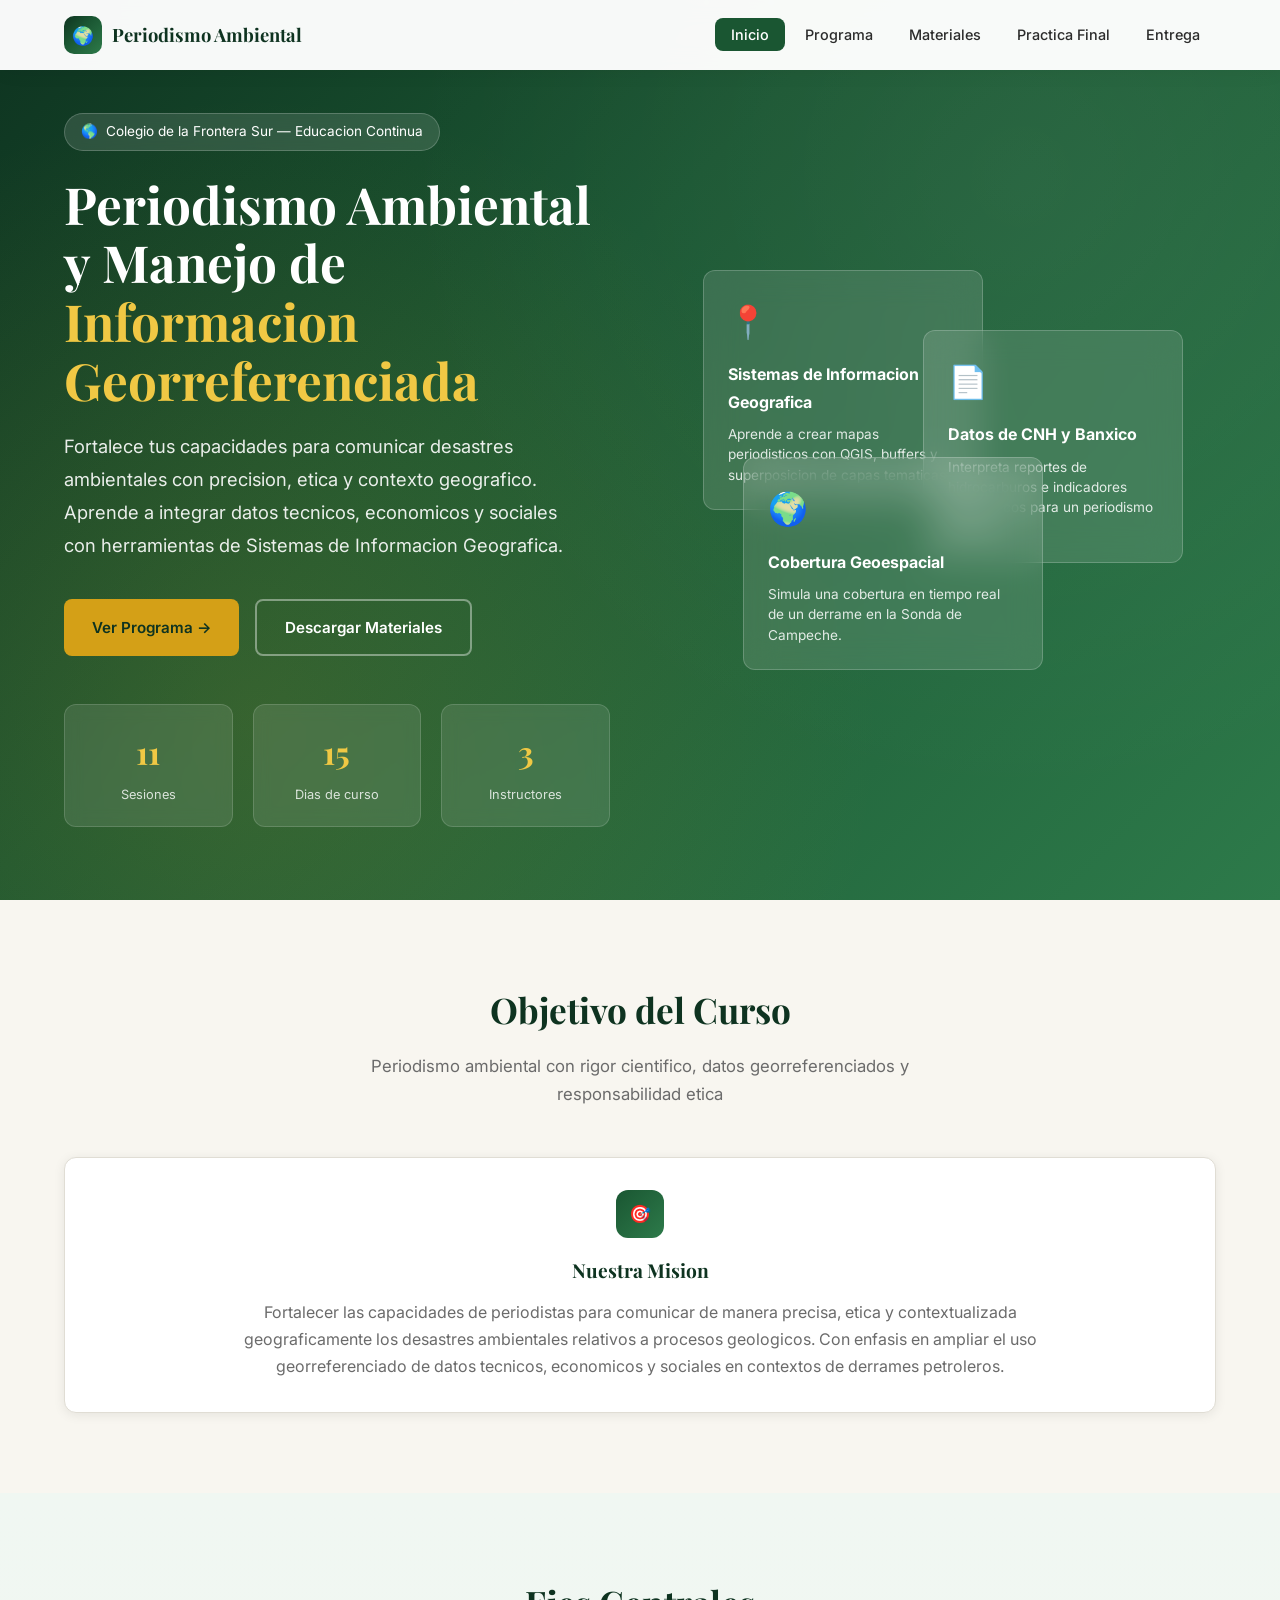
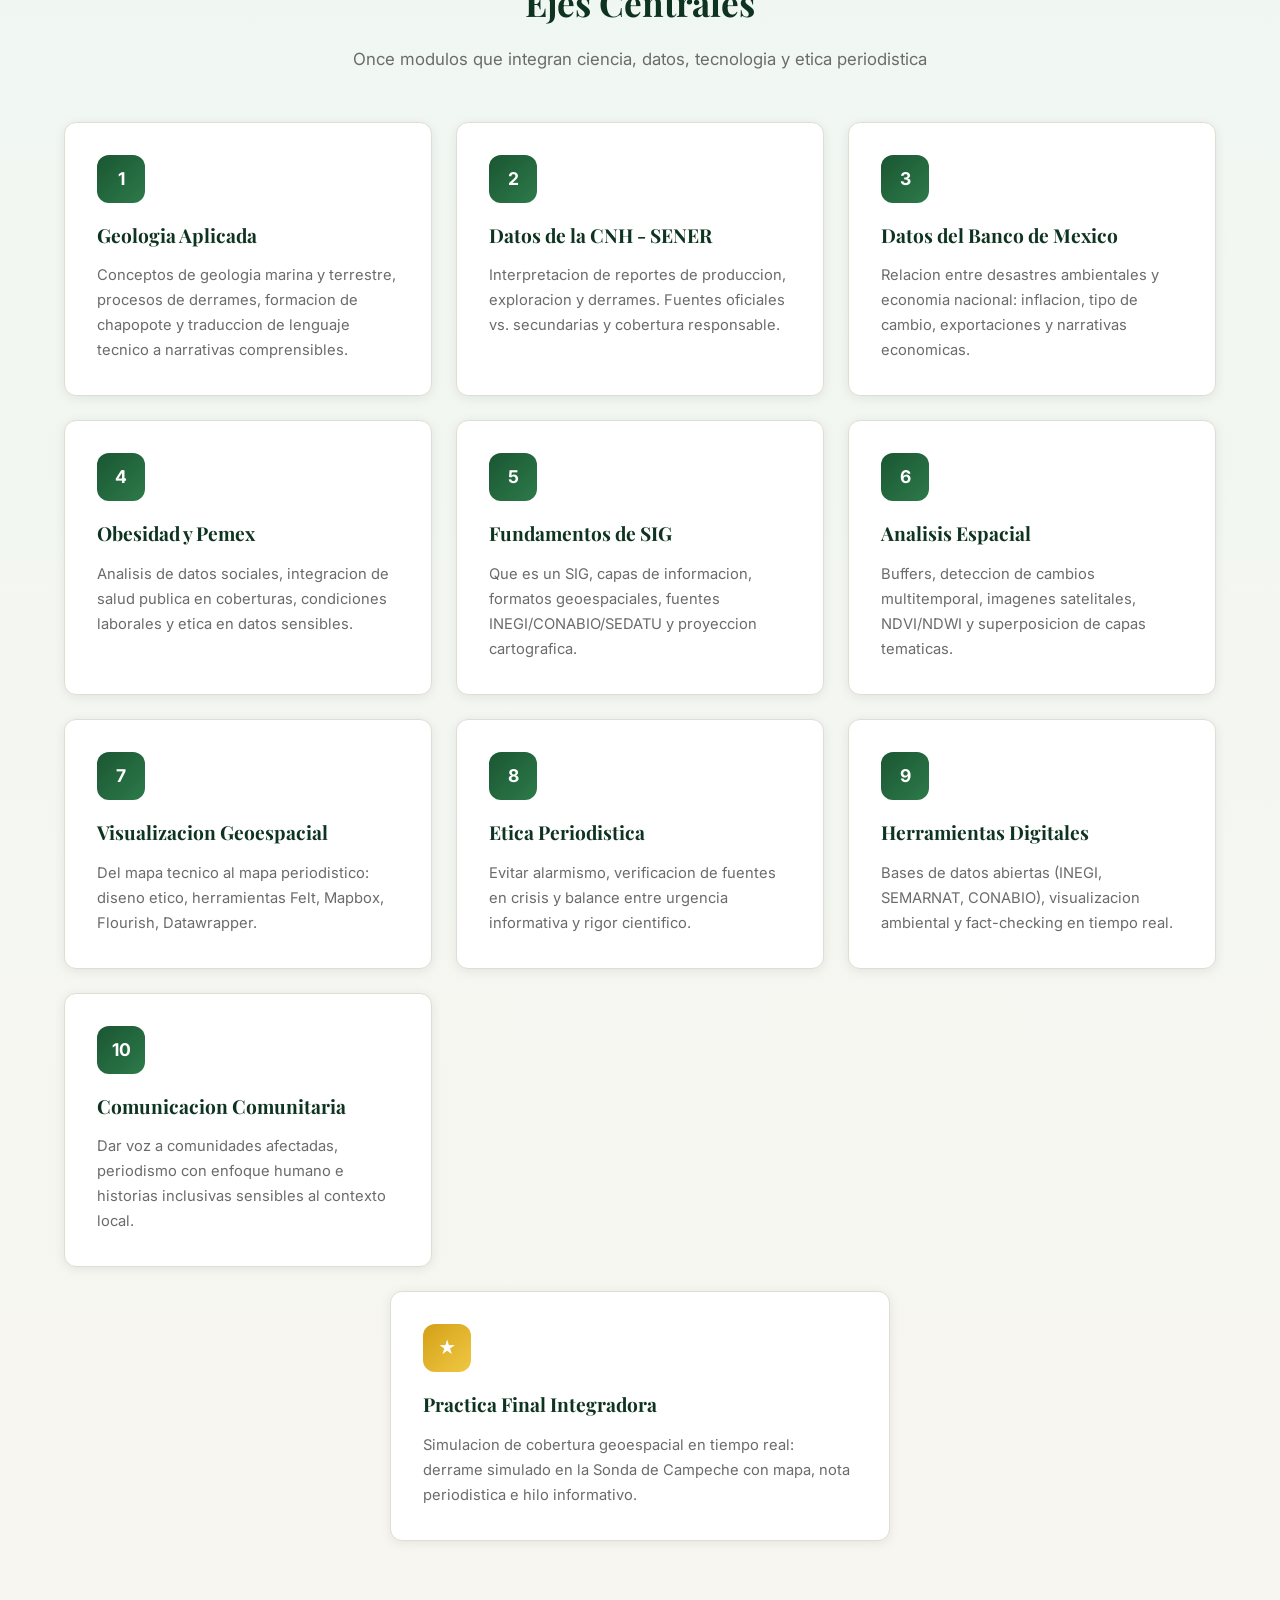
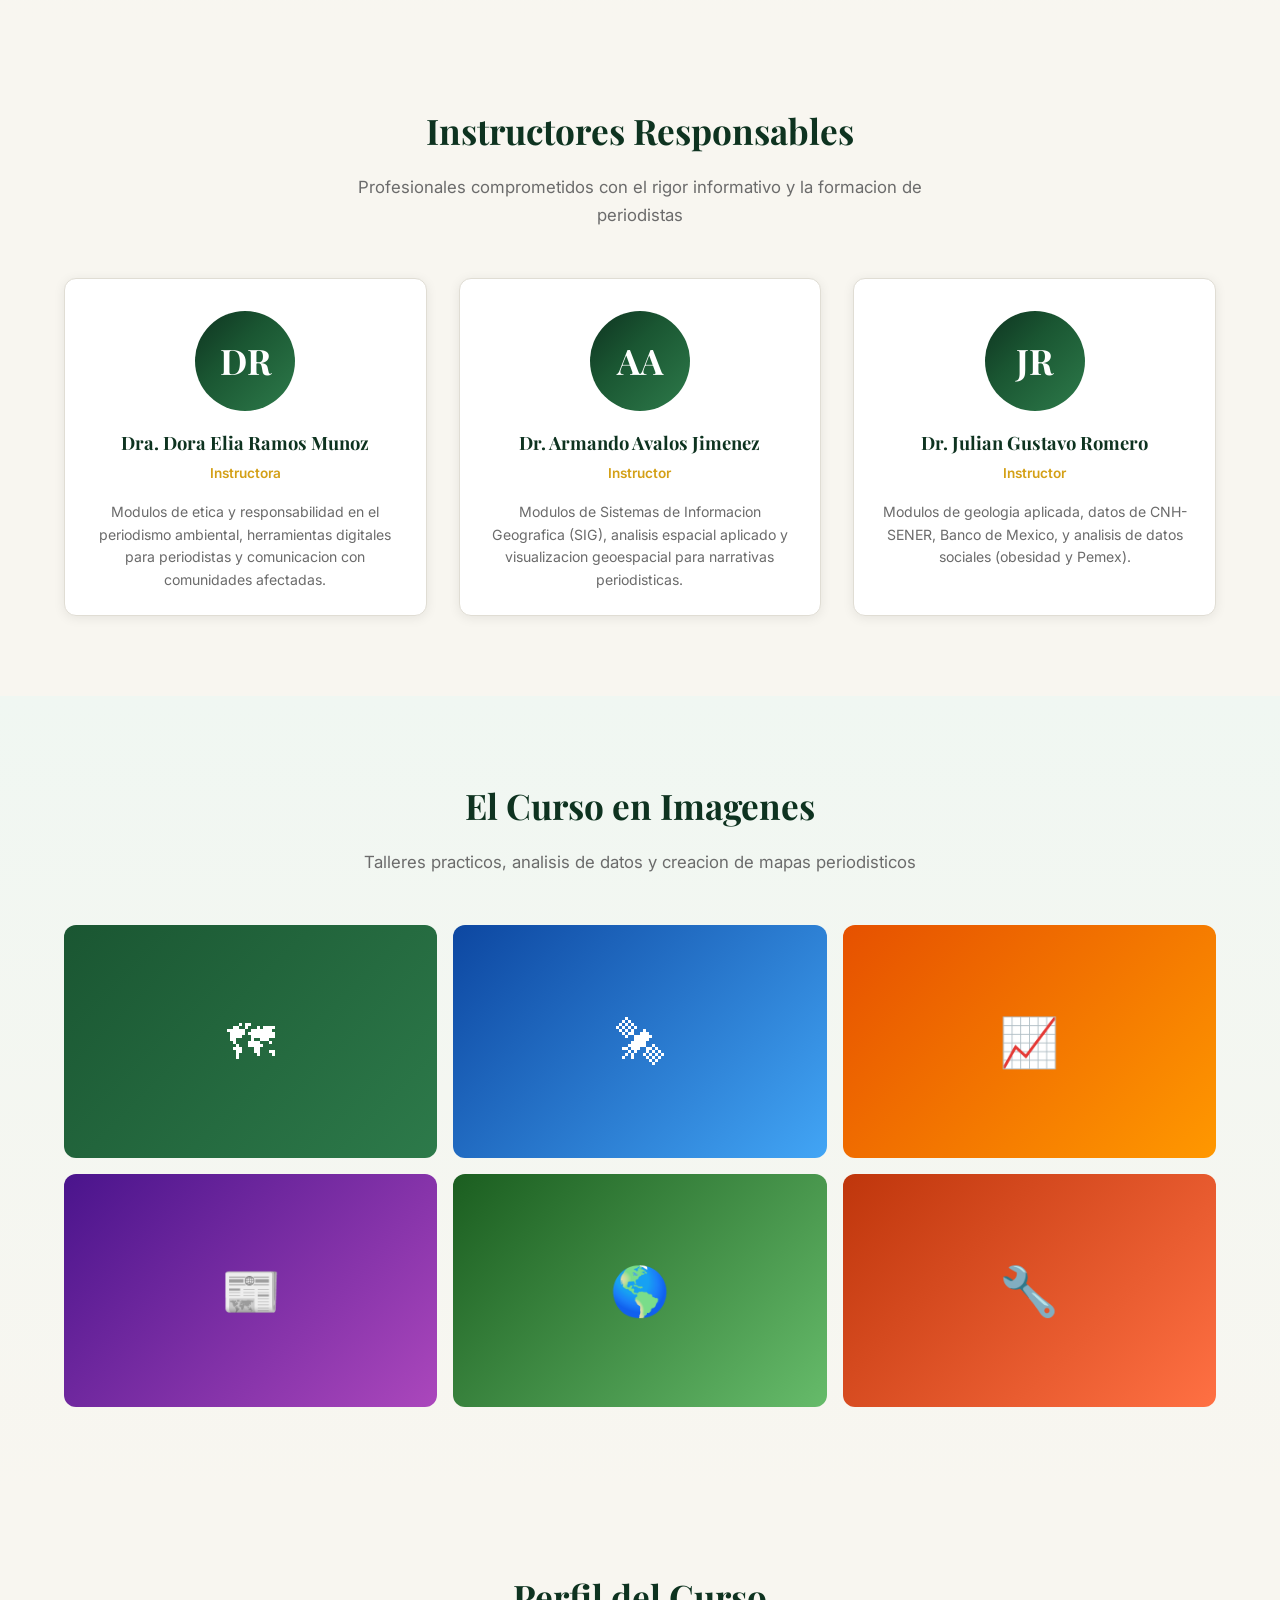
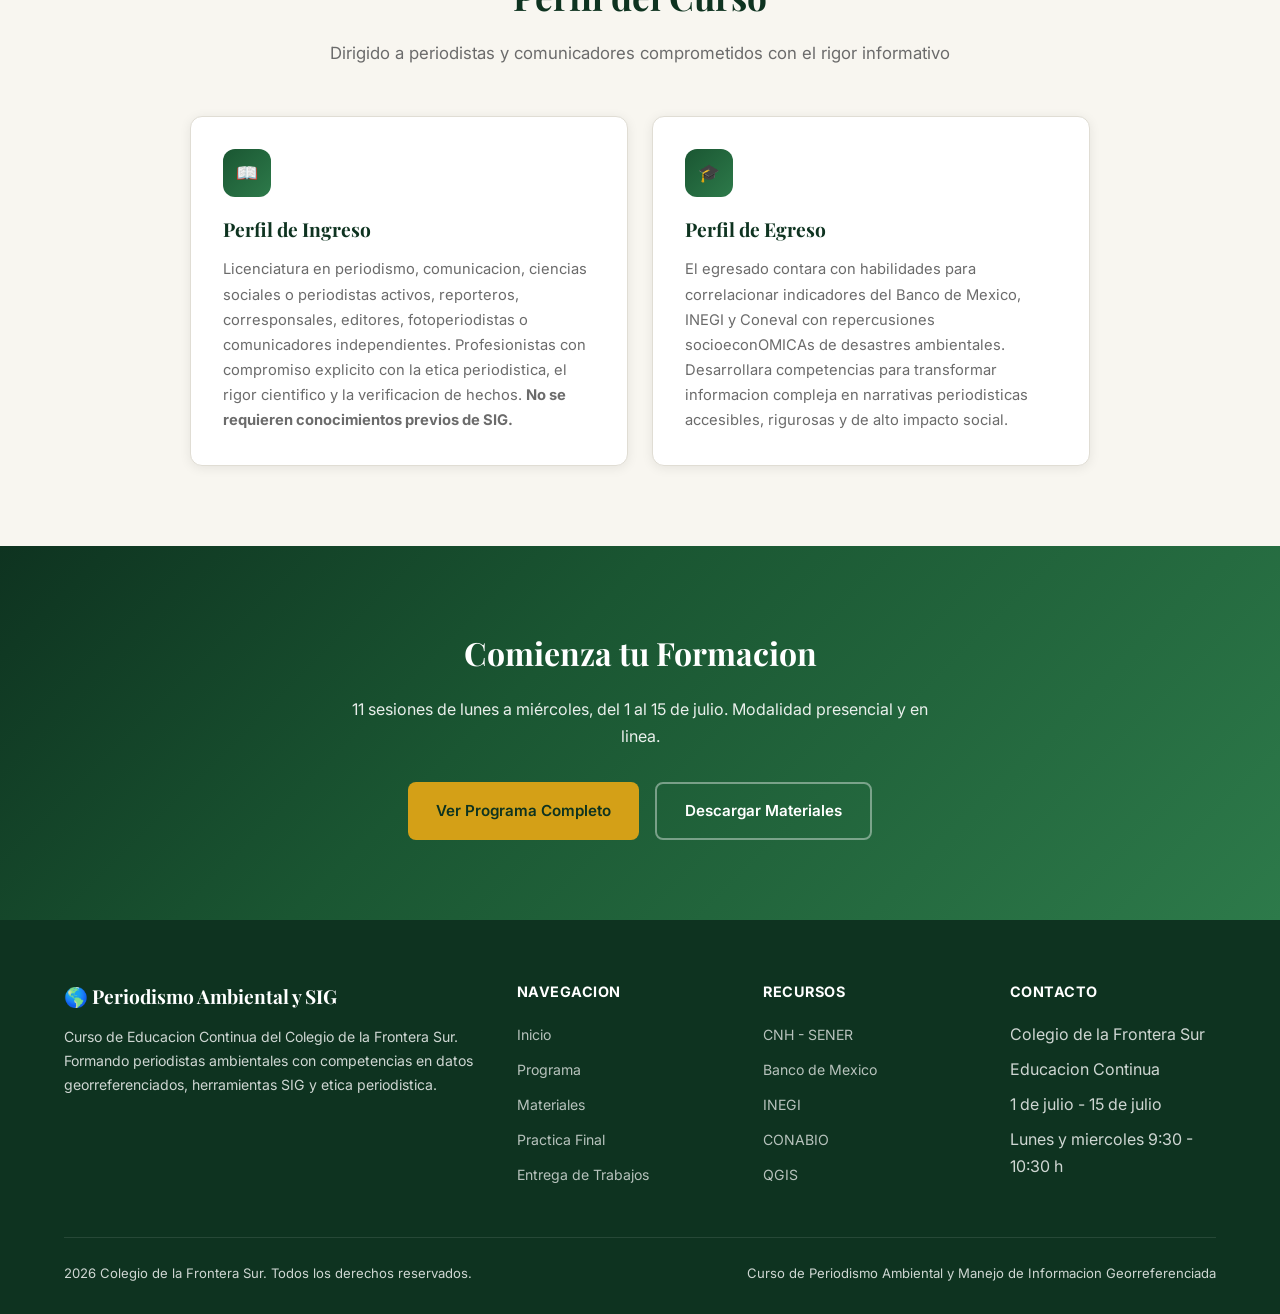
<file: index.html>
<!DOCTYPE html>
<html lang="es">
<head>
  <meta charset="UTF-8">
  <meta name="viewport" content="width=device-width, initial-scale=1.0">
  <title>Periodismo Ambiental y Manejo de Informacion Georreferenciada</title>
  <meta name="description" content="Curso de periodismo ambiental y manejo de informacion georreferenciada - Colegio de la Frontera Sur">
  <link rel="preconnect" href="https://fonts.googleapis.com">
  <link href="https://fonts.googleapis.com/css2?family=Inter:wght@400;500;600;700&family=Playfair+Display:wght@600;700&display=swap" rel="stylesheet">
  <link rel="stylesheet" href="css/style.css">
  <link rel="icon" href="data:image/svg+xml,<svg xmlns='http://www.w3.org/2000/svg' viewBox='0 0 100 100'><text y='.9em' font-size='90'>🌍</text></svg>">
</head>
<body>

  <!-- NAVBAR -->
  <nav class="navbar">
    <div class="container">
      <a href="index.html" class="navbar-brand">
        <span class="logo-icon">🌍</span>
        Periodismo Ambiental
      </a>
      <ul class="navbar-nav">
        <li><a href="index.html" class="active">Inicio</a></li>
        <li><a href="programa.html">Programa</a></li>
        <li><a href="materiales.html">Materiales</a></li>
        <li><a href="practica-final.html">Practica Final</a></li>
        <li><a href="entrega.html">Entrega</a></li>
      </ul>
      <button class="hamburger" aria-label="Menu">
        <span></span><span></span><span></span>
      </button>
    </div>
  </nav>

  <!-- HERO -->
  <section class="hero" id="inicio">
    <div class="hero-particles">
      <div class="particle" style="width:6px;height:6px;left:10%;animation-duration:18s;animation-delay:0s;"></div>
      <div class="particle" style="width:4px;height:4px;left:25%;animation-duration:22s;animation-delay:3s;"></div>
      <div class="particle" style="width:8px;height:8px;left:40%;animation-duration:15s;animation-delay:1s;"></div>
      <div class="particle" style="width:5px;height:5px;left:55%;animation-duration:20s;animation-delay:5s;"></div>
      <div class="particle" style="width:3px;height:3px;left:70%;animation-duration:25s;animation-delay:2s;"></div>
      <div class="particle" style="width:7px;height:7px;left:85%;animation-duration:17s;animation-delay:4s;"></div>
      <div class="particle" style="width:4px;height:4px;left:15%;animation-duration:21s;animation-delay:6s;"></div>
      <div class="particle" style="width:6px;height:6px;left:60%;animation-duration:19s;animation-delay:1.5s;"></div>
    </div>

    <div class="container">
      <div class="hero-content">
        <div class="hero-tag">
          <span>&#127758;</span> Colegio de la Frontera Sur &mdash; Educacion Continua
        </div>
        <h1>Periodismo Ambiental y Manejo de <span class="highlight">Informacion Georreferenciada</span></h1>
        <p>Fortalece tus capacidades para comunicar desastres ambientales con precision, etica y contexto geografico. Aprende a integrar datos tecnicos, economicos y sociales con herramientas de Sistemas de Informacion Geografica.</p>
        <div class="hero-actions">
          <a href="programa.html" class="btn btn-primary">Ver Programa &#8594;</a>
          <a href="materiales.html" class="btn btn-outline">Descargar Materiales</a>
        </div>
        <div class="hero-stats">
          <div class="hero-stat">
            <div class="number">11</div>
            <div class="label">Sesiones</div>
          </div>
          <div class="hero-stat">
            <div class="number">15</div>
            <div class="label">Dias de curso</div>
          </div>
          <div class="hero-stat">
            <div class="number">3</div>
            <div class="label">Instructores</div>
          </div>
        </div>
      </div>

      <div class="hero-visual">
        <div class="hero-card-stack">
          <div class="hero-card hero-card-1">
            <div class="card-icon">&#128205;</div>
            <h3>Sistemas de Informacion Geografica</h3>
            <p>Aprende a crear mapas periodisticos con QGIS, buffers y superposicion de capas tematicas.</p>
          </div>
          <div class="hero-card hero-card-2">
            <div class="card-icon">&#128196;</div>
            <h3>Datos de CNH y Banxico</h3>
            <p>Interpreta reportes de hidrocarburos e indicadores economicos para un periodismo riguroso.</p>
          </div>
          <div class="hero-card hero-card-3">
            <div class="card-icon">&#127757;</div>
            <h3>Cobertura Geoespacial</h3>
            <p>Simula una cobertura en tiempo real de un derrame en la Sonda de Campeche.</p>
          </div>
        </div>
      </div>
    </div>
  </section>

  <!-- OBJETIVO -->
  <section class="section" id="objetivo">
    <div class="container">
      <h2 class="section-title fade-in">Objetivo del Curso</h2>
      <p class="section-subtitle fade-in">Periodismo ambiental con rigor cientifico, datos georreferenciados y responsabilidad etica</p>

      <div class="info-cards fade-in">
        <div class="info-card" style="grid-column: 1 / -1;">
          <div class="card-number" style="margin: 0 auto 16px;">&#127919;</div>
          <h3 style="text-align:center;">Nuestra Mision</h3>
          <p style="text-align:center; font-size: 1rem; max-width: 800px; margin: 0 auto;">
            Fortalecer las capacidades de periodistas para comunicar de manera precisa, etica y contextualizada geograficamente los desastres ambientales relativos a procesos geologicos. Con enfasis en ampliar el uso georreferenciado de datos tecnicos, economicos y sociales en contextos de derrames petroleros.
          </p>
        </div>
      </div>
    </div>
  </section>

  <!-- EJES CENTRALES -->
  <section class="section" id="ejes" style="background: linear-gradient(180deg, #f0f7f2 0%, var(--bg) 100%);">
    <div class="container">
      <h2 class="section-title fade-in">Ejes Centrales</h2>
      <p class="section-subtitle fade-in">Once modulos que integran ciencia, datos, tecnologia y etica periodistica</p>

      <div class="info-cards">
        <div class="info-card fade-in">
          <div class="card-number">1</div>
          <h3>Geologia Aplicada</h3>
          <p>Conceptos de geologia marina y terrestre, procesos de derrames, formacion de chapopote y traduccion de lenguaje tecnico a narrativas comprensibles.</p>
        </div>
        <div class="info-card fade-in">
          <div class="card-number">2</div>
          <h3>Datos de la CNH - SENER</h3>
          <p>Interpretacion de reportes de produccion, exploracion y derrames. Fuentes oficiales vs. secundarias y cobertura responsable.</p>
        </div>
        <div class="info-card fade-in">
          <div class="card-number">3</div>
          <h3>Datos del Banco de Mexico</h3>
          <p>Relacion entre desastres ambientales y economia nacional: inflacion, tipo de cambio, exportaciones y narrativas economicas.</p>
        </div>
        <div class="info-card fade-in">
          <div class="card-number">4</div>
          <h3>Obesidad y Pemex</h3>
          <p>Analisis de datos sociales, integracion de salud publica en coberturas, condiciones laborales y etica en datos sensibles.</p>
        </div>
        <div class="info-card fade-in">
          <div class="card-number">5</div>
          <h3>Fundamentos de SIG</h3>
          <p>Que es un SIG, capas de informacion, formatos geoespaciales, fuentes INEGI/CONABIO/SEDATU y proyeccion cartografica.</p>
        </div>
        <div class="info-card fade-in">
          <div class="card-number">6</div>
          <h3>Analisis Espacial</h3>
          <p>Buffers, deteccion de cambios multitemporal, imagenes satelitales, NDVI/NDWI y superposicion de capas tematicas.</p>
        </div>
        <div class="info-card fade-in">
          <div class="card-number">7</div>
          <h3>Visualizacion Geoespacial</h3>
          <p>Del mapa tecnico al mapa periodistico: diseno etico, herramientas Felt, Mapbox, Flourish, Datawrapper.</p>
        </div>
        <div class="info-card fade-in">
          <div class="card-number">8</div>
          <h3>Etica Periodistica</h3>
          <p>Evitar alarmismo, verificacion de fuentes en crisis y balance entre urgencia informativa y rigor cientifico.</p>
        </div>
        <div class="info-card fade-in">
          <div class="card-number">9</div>
          <h3>Herramientas Digitales</h3>
          <p>Bases de datos abiertas (INEGI, SEMARNAT, CONABIO), visualizacion ambiental y fact-checking en tiempo real.</p>
        </div>
        <div class="info-card fade-in">
          <div class="card-number">10</div>
          <h3>Comunicacion Comunitaria</h3>
          <p>Dar voz a comunidades afectadas, periodismo con enfoque humano e historias inclusivas sensibles al contexto local.</p>
        </div>
        <div class="info-card fade-in" style="grid-column: 1 / -1; max-width: 500px; margin: 0 auto;">
          <div class="card-number" style="background: var(--gradient-accent);">&#9733;</div>
          <h3>Practica Final Integradora</h3>
          <p>Simulacion de cobertura geoespacial en tiempo real: derrame simulado en la Sonda de Campeche con mapa, nota periodistica e hilo informativo.</p>
        </div>
      </div>
    </div>
  </section>

  <!-- INSTRUCTORS -->
  <section class="section" id="instructores">
    <div class="container">
      <h2 class="section-title fade-in">Instructores Responsables</h2>
      <p class="section-subtitle fade-in">Profesionales comprometidos con el rigor informativo y la formacion de periodistas</p>

      <div class="instructors-grid">
        <div class="instructor-card fade-in">
          <div class="instructor-avatar">DR</div>
          <h3>Dra. Dora Elia Ramos Munoz</h3>
          <div class="role">Instructora</div>
          <p>Modulos de etica y responsabilidad en el periodismo ambiental, herramientas digitales para periodistas y comunicacion con comunidades afectadas.</p>
        </div>
        <div class="instructor-card fade-in">
          <div class="instructor-avatar">AA</div>
          <h3>Dr. Armando Avalos Jimenez</h3>
          <div class="role">Instructor</div>
          <p>Modulos de Sistemas de Informacion Geografica (SIG), analisis espacial aplicado y visualizacion geoespacial para narrativas periodisticas.</p>
        </div>
        <div class="instructor-card fade-in">
          <div class="instructor-avatar">JR</div>
          <h3>Dr. Julian Gustavo Romero</h3>
          <div class="role">Instructor</div>
          <p>Modulos de geologia aplicada, datos de CNH-SENER, Banco de Mexico, y analisis de datos sociales (obesidad y Pemex).</p>
        </div>
      </div>
    </div>
  </section>

  <!-- GALLERY -->
  <section class="section" id="galeria" style="background: linear-gradient(180deg, #f0f7f2 0%, var(--bg) 100%);">
    <div class="container">
      <h2 class="section-title fade-in">El Curso en Imagenes</h2>
      <p class="section-subtitle fade-in">Talleres practicos, analisis de datos y creacion de mapas periodisticos</p>

      <div class="gallery-grid">
        <div class="gallery-item fade-in">
          <div style="width:100%;height:100%;background:linear-gradient(135deg,#1a5632,#2d7a4a);display:flex;align-items:center;justify-content:center;color:white;font-size:3rem;">&#128506;</div>
          <div class="gallery-overlay">
            <div>
              <h4>Mapas con QGIS</h4>
              <p>Creacion de buffers y superposicion de capas</p>
            </div>
          </div>
        </div>
        <div class="gallery-item fade-in">
          <div style="width:100%;height:100%;background:linear-gradient(135deg,#0d47a1,#42a5f5);display:flex;align-items:center;justify-content:center;color:white;font-size:3rem;">&#128752;</div>
          <div class="gallery-overlay">
            <div>
              <h4>Analisis de Derrames</h4>
              <p>Deteccion de cambios con imagenes satelitales</p>
            </div>
          </div>
        </div>
        <div class="gallery-item fade-in">
          <div style="width:100%;height:100%;background:linear-gradient(135deg,#e65100,#ff9800);display:flex;align-items:center;justify-content:center;color:white;font-size:3rem;">&#128200;</div>
          <div class="gallery-overlay">
            <div>
              <h4>Datos Economicos</h4>
              <p>Vinculacion Banxico con impactos ambientales</p>
            </div>
          </div>
        </div>
        <div class="gallery-item fade-in">
          <div style="width:100%;height:100%;background:linear-gradient(135deg,#4a148c,#ab47bc);display:flex;align-items:center;justify-content:center;color:white;font-size:3rem;">&#128240;</div>
          <div class="gallery-overlay">
            <div>
              <h4>Cobertura Periodistica</h4>
              <p>Simulacion de crisis en tiempo real</p>
            </div>
          </div>
        </div>
        <div class="gallery-item fade-in">
          <div style="width:100%;height:100%;background:linear-gradient(135deg,#1b5e20,#66bb6a);display:flex;align-items:center;justify-content:center;color:white;font-size:3rem;">&#127758;</div>
          <div class="gallery-overlay">
            <div>
              <h4>Comunidades y Territorio</h4>
              <p>Enfoque humano y periodismo social</p>
            </div>
          </div>
        </div>
        <div class="gallery-item fade-in">
          <div style="width:100%;height:100%;background:linear-gradient(135deg,#bf360c,#ff7043);display:flex;align-items:center;justify-content:center;color:white;font-size:3rem;">&#128295;</div>
          <div class="gallery-overlay">
            <div>
              <h4>Herramientas SIG</h4>
              <p>QGIS, Google Earth, Datawrapper</p>
            </div>
          </div>
        </div>
      </div>
    </div>
  </section>

  <!-- PERFIL -->
  <section class="section" id="perfil">
    <div class="container">
      <h2 class="section-title fade-in">Perfil del Curso</h2>
      <p class="section-subtitle fade-in">Dirigido a periodistas y comunicadores comprometidos con el rigor informativo</p>

      <div class="info-cards" style="max-width: 900px; margin: 0 auto;">
        <div class="info-card fade-in">
          <div class="card-number">&#128214;</div>
          <h3>Perfil de Ingreso</h3>
          <p>Licenciatura en periodismo, comunicacion, ciencias sociales o periodistas activos, reporteros, corresponsales, editores, fotoperiodistas o comunicadores independientes. Profesionistas con compromiso explicito con la etica periodistica, el rigor cientifico y la verificacion de hechos. <strong>No se requieren conocimientos previos de SIG.</strong></p>
        </div>
        <div class="info-card fade-in">
          <div class="card-number">&#127891;</div>
          <h3>Perfil de Egreso</h3>
          <p>El egresado contara con habilidades para correlacionar indicadores del Banco de Mexico, INEGI y Coneval con repercusiones socioeconOMICAs de desastres ambientales. Desarrollara competencias para transformar informacion compleja en narrativas periodisticas accesibles, rigurosas y de alto impacto social.</p>
        </div>
      </div>
    </div>
  </section>

  <!-- CTA -->
  <section class="section" style="background: var(--gradient-hero); color: white; text-align: center;">
    <div class="container fade-in">
      <h2 style="font-family: var(--font-display); font-size: 2rem; margin-bottom: 16px;">Comienza tu Formacion</h2>
      <p style="opacity: 0.9; margin-bottom: 32px; max-width: 600px; margin-left: auto; margin-right: auto;">
        11 sesiones de lunes a miércoles, del 1 al 15 de julio. Modalidad presencial y en linea.
      </p>
      <div style="display: flex; gap: 16px; justify-content: center; flex-wrap: wrap;">
        <a href="programa.html" class="btn btn-primary">Ver Programa Completo</a>
        <a href="materiales.html" class="btn btn-outline">Descargar Materiales</a>
      </div>
    </div>
  </section>

  <!-- FOOTER -->
  <footer class="footer">
    <div class="container">
      <div class="footer-grid">
        <div class="footer-brand">
          <h3>&#127758; Periodismo Ambiental y SIG</h3>
          <p>Curso de Educacion Continua del Colegio de la Frontera Sur. Formando periodistas ambientales con competencias en datos georreferenciados, herramientas SIG y etica periodistica.</p>
        </div>
        <div>
          <h4>Navegacion</h4>
          <ul>
            <li><a href="index.html">Inicio</a></li>
            <li><a href="programa.html">Programa</a></li>
            <li><a href="materiales.html">Materiales</a></li>
            <li><a href="practica-final.html">Practica Final</a></li>
            <li><a href="entrega.html">Entrega de Trabajos</a></li>
          </ul>
        </div>
        <div>
          <h4>Recursos</h4>
          <ul>
            <li><a href="https://www.gob.mx/cnh" target="_blank">CNH - SENER</a></li>
            <li><a href="https://www.banxico.org.mx" target="_blank">Banco de Mexico</a></li>
            <li><a href="https://www.inegi.org.mx" target="_blank">INEGI</a></li>
            <li><a href="https://www.conabio.gob.mx" target="_blank">CONABIO</a></li>
            <li><a href="https://qgis.org" target="_blank">QGIS</a></li>
          </ul>
        </div>
        <div>
          <h4>Contacto</h4>
          <ul>
            <li>Colegio de la Frontera Sur</li>
            <li>Educacion Continua</li>
            <li>1 de julio - 15 de julio</li>
            <li>Lunes y miercoles 9:30 - 10:30 h</li>
          </ul>
        </div>
      </div>
      <div class="footer-bottom">
        <span>2026 Colegio de la Frontera Sur. Todos los derechos reservados.</span>
        <span>Curso de Periodismo Ambiental y Manejo de Informacion Georreferenciada</span>
      </div>
    </div>
  </footer>

  <script src="js/main.js"></script>
</body>
</html>
</file>
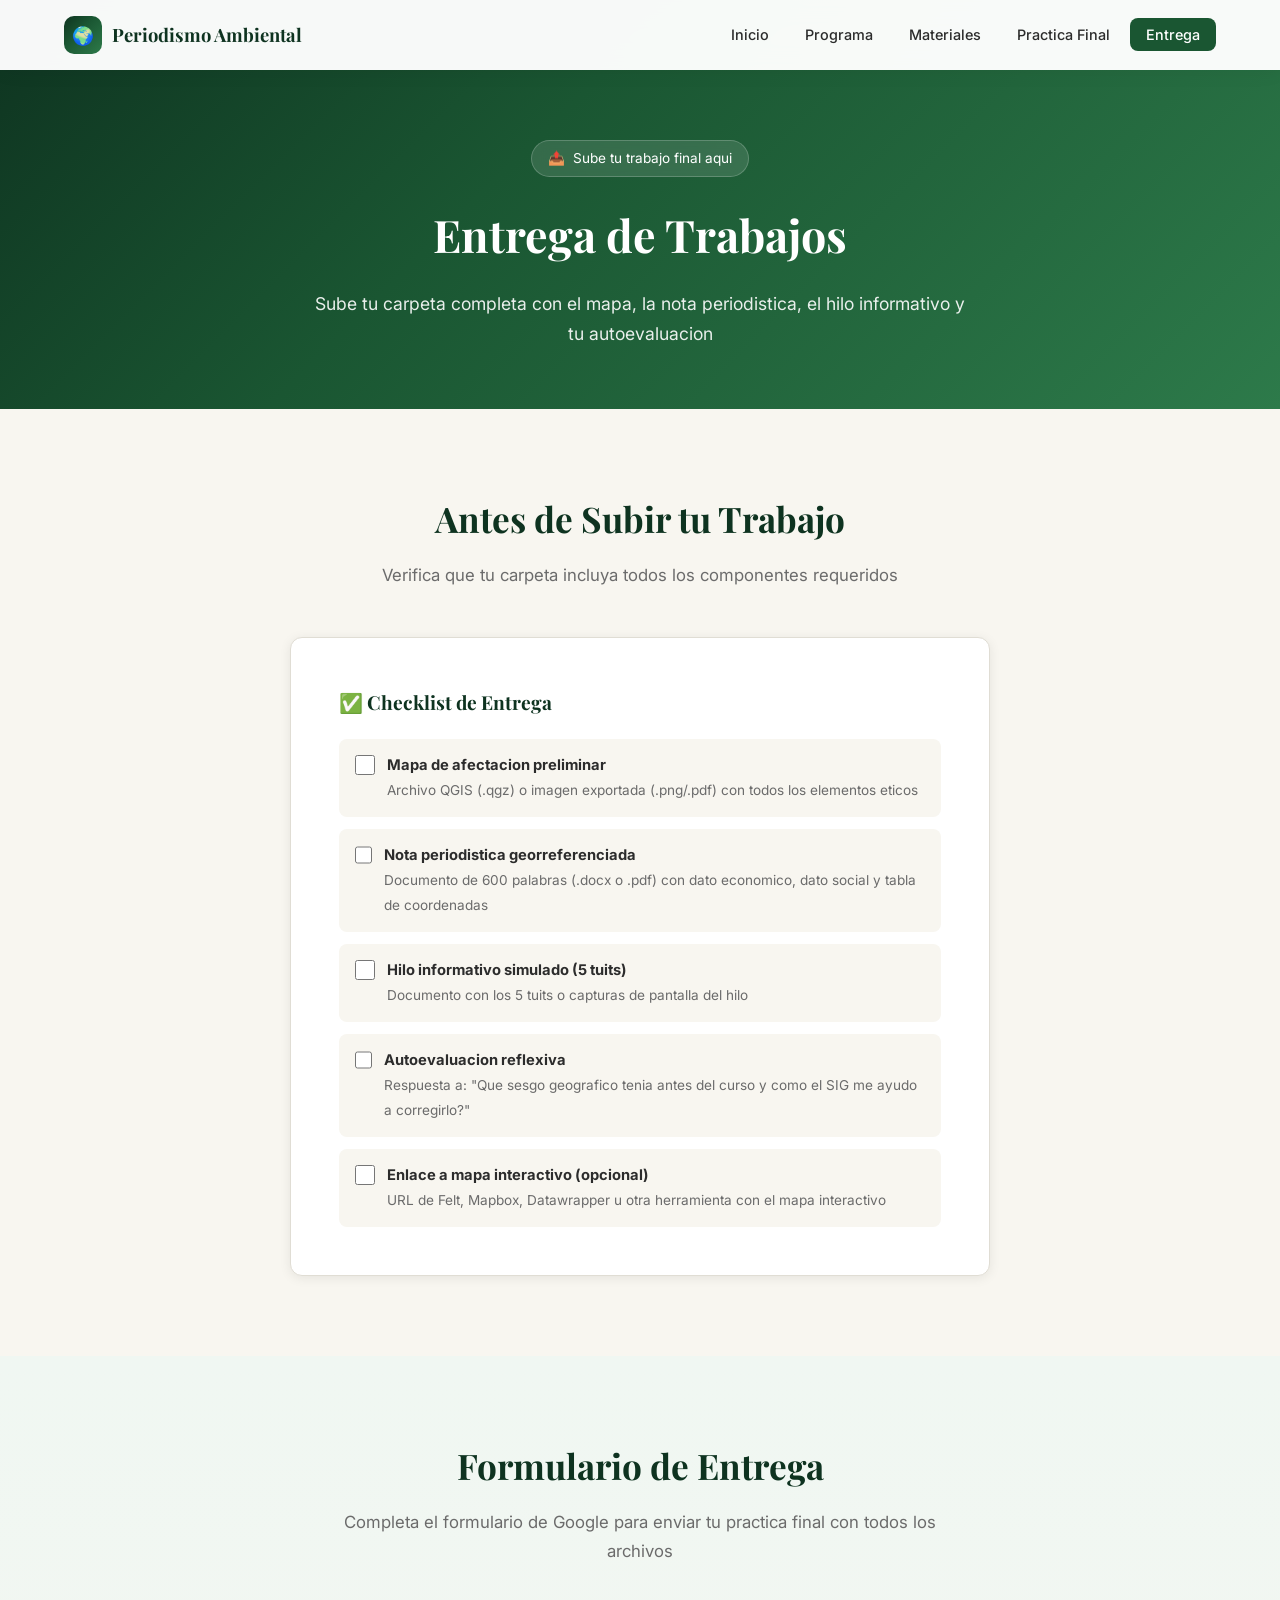
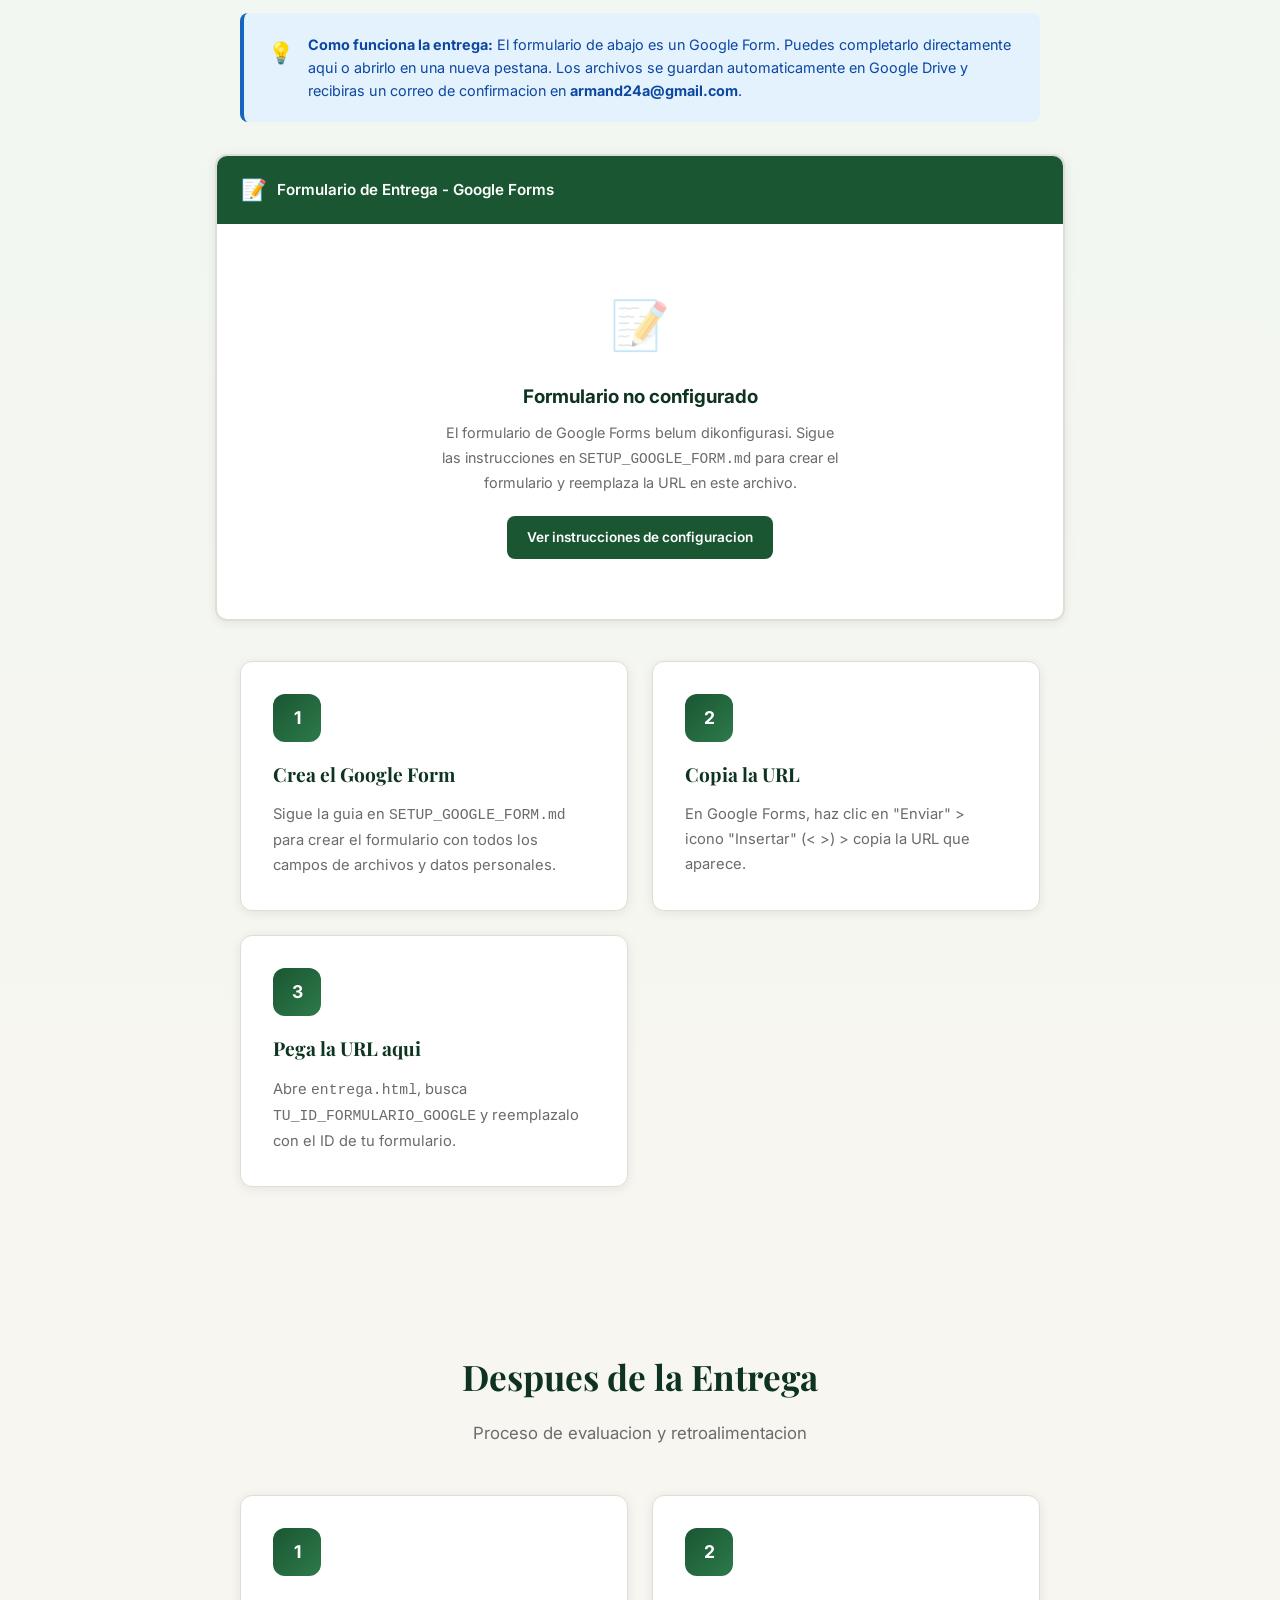
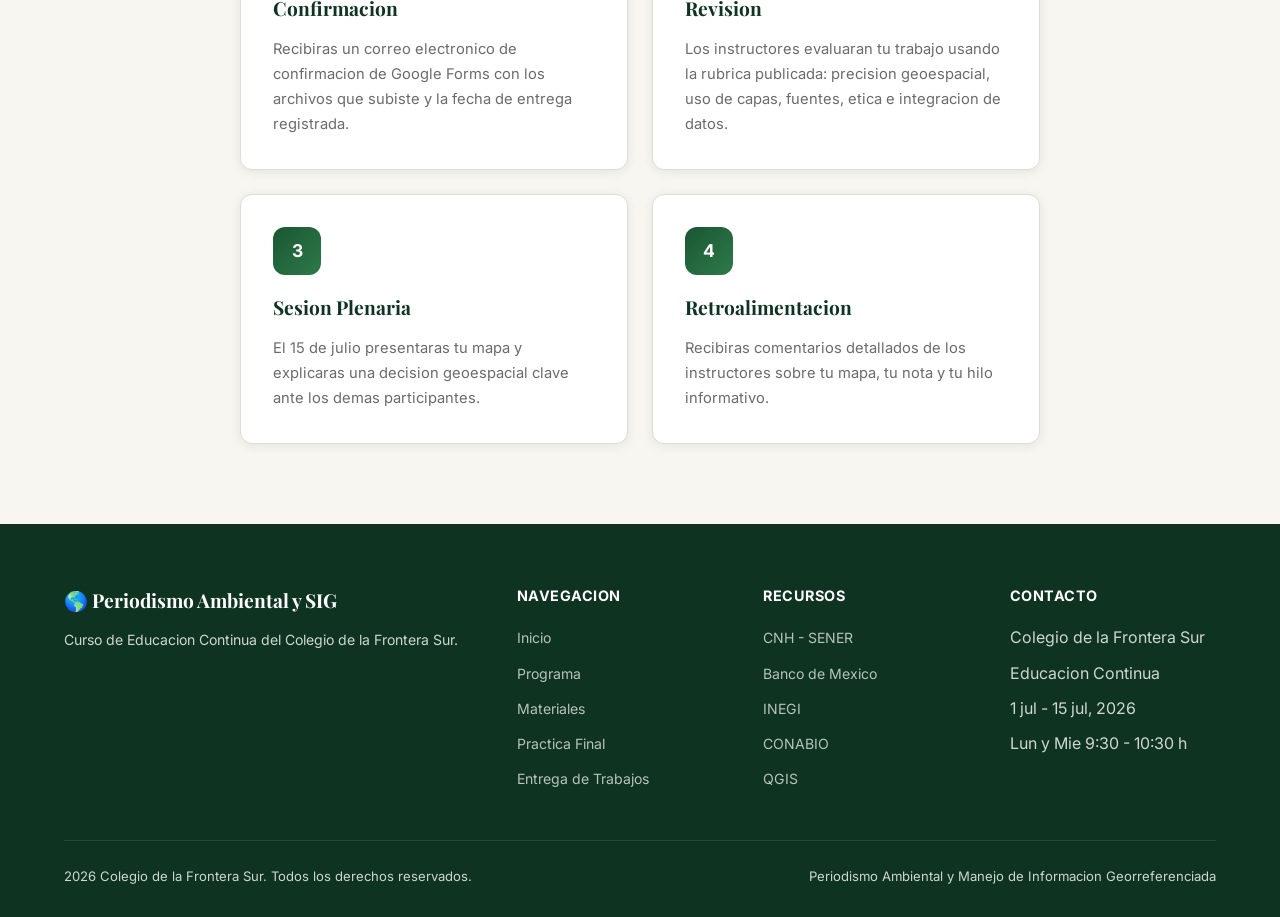
<file: entrega.html>
<!DOCTYPE html>
<html lang="es">
<head>
  <meta charset="UTF-8">
  <meta name="viewport" content="width=device-width, initial-scale=1.0">
  <title>Entrega de Trabajos - Periodismo Ambiental y SIG</title>
  <link rel="preconnect" href="https://fonts.googleapis.com">
  <link href="https://fonts.googleapis.com/css2?family=Inter:wght@400;500;600;700&family=Playfair+Display:wght@600;700&display=swap" rel="stylesheet">
  <link rel="stylesheet" href="css/style.css">
  <link rel="icon" href="data:image/svg+xml,<svg xmlns='http://www.w3.org/2000/svg' viewBox='0 0 100 100'><text y='.9em' font-size='90'>🌍</text></svg>">
</head>
<body>

  <!-- NAVBAR -->
  <nav class="navbar">
    <div class="container">
      <a href="index.html" class="navbar-brand">
        <span class="logo-icon">🌍</span>
        Periodismo Ambiental
      </a>
      <ul class="navbar-nav">
        <li><a href="index.html">Inicio</a></li>
        <li><a href="programa.html">Programa</a></li>
        <li><a href="materiales.html">Materiales</a></li>
        <li><a href="practica-final.html">Practica Final</a></li>
        <li><a href="entrega.html" class="active">Entrega</a></li>
      </ul>
      <button class="hamburger" aria-label="Menu">
        <span></span><span></span><span></span>
      </button>
    </div>
  </nav>

  <!-- HEADER -->
  <section style="padding: 140px 0 60px; background: var(--gradient-hero); color: white;">
    <div class="container" style="text-align:center;">
      <div class="hero-tag" style="display:inline-flex;margin-bottom:20px;background:rgba(255,255,255,0.12);border:1px solid rgba(255,255,255,0.2);padding:6px 16px;border-radius:30px;font-size:0.85rem;">
        <span>&#128228;</span> Sube tu trabajo final aqui
      </div>
      <h1 style="font-family:var(--font-display);font-size:2.8rem;margin-bottom:16px;">Entrega de Trabajos</h1>
      <p style="opacity:0.9;font-size:1.1rem;max-width:650px;margin:0 auto;">
        Sube tu carpeta completa con el mapa, la nota periodistica, el hilo informativo y tu autoevaluacion
      </p>
    </div>
  </section>

  <!-- CHECKLIST PRE-ENTREGA -->
  <section class="section">
    <div class="container">
      <h2 class="section-title fade-in">Antes de Subir tu Trabajo</h2>
      <p class="section-subtitle fade-in">Verifica que tu carpeta incluya todos los componentes requeridos</p>

      <div class="form-section fade-in" style="max-width:700px;">
        <h3 style="font-family:var(--font-display);font-size:1.2rem;margin-bottom:20px;color:var(--primary-dark);">&#9989; Checklist de Entrega</h3>

        <div style="display:grid;gap:12px;">
          <label style="display:flex;align-items:flex-start;gap:12px;padding:14px 16px;background:var(--bg);border-radius:var(--radius-sm);cursor:pointer;transition:var(--transition);font-size:0.92rem;" onmouseover="this.style.background='#f0f7f2'" onmouseout="this.style.background='var(--bg)'">
            <input type="checkbox" style="width:20px;height:20px;margin-top:2px;accent-color:var(--primary);">
            <div>
              <strong>Mapa de afectacion preliminar</strong><br>
              <span style="color:var(--text-light);font-size:0.85rem;">Archivo QGIS (.qgz) o imagen exportada (.png/.pdf) con todos los elementos eticos</span>
            </div>
          </label>

          <label style="display:flex;align-items:flex-start;gap:12px;padding:14px 16px;background:var(--bg);border-radius:var(--radius-sm);cursor:pointer;transition:var(--transition);font-size:0.92rem;" onmouseover="this.style.background='#f0f7f2'" onmouseout="this.style.background='var(--bg)'">
            <input type="checkbox" style="width:20px;height:20px;margin-top:2px;accent-color:var(--primary);">
            <div>
              <strong>Nota periodistica georreferenciada</strong><br>
              <span style="color:var(--text-light);font-size:0.85rem;">Documento de 600 palabras (.docx o .pdf) con dato economico, dato social y tabla de coordenadas</span>
            </div>
          </label>

          <label style="display:flex;align-items:flex-start;gap:12px;padding:14px 16px;background:var(--bg);border-radius:var(--radius-sm);cursor:pointer;transition:var(--transition);font-size:0.92rem;" onmouseover="this.style.background='#f0f7f2'" onmouseout="this.style.background='var(--bg)'">
            <input type="checkbox" style="width:20px;height:20px;margin-top:2px;accent-color:var(--primary);">
            <div>
              <strong>Hilo informativo simulado (5 tuits)</strong><br>
              <span style="color:var(--text-light);font-size:0.85rem;">Documento con los 5 tuits o capturas de pantalla del hilo</span>
            </div>
          </label>

          <label style="display:flex;align-items:flex-start;gap:12px;padding:14px 16px;background:var(--bg);border-radius:var(--radius-sm);cursor:pointer;transition:var(--transition);font-size:0.92rem;" onmouseover="this.style.background='#f0f7f2'" onmouseout="this.style.background='var(--bg)'">
            <input type="checkbox" style="width:20px;height:20px;margin-top:2px;accent-color:var(--primary);">
            <div>
              <strong>Autoevaluacion reflexiva</strong><br>
              <span style="color:var(--text-light);font-size:0.85rem;">Respuesta a: "Que sesgo geografico tenia antes del curso y como el SIG me ayudo a corregirlo?"</span>
            </div>
          </label>

          <label style="display:flex;align-items:flex-start;gap:12px;padding:14px 16px;background:var(--bg);border-radius:var(--radius-sm);cursor:pointer;transition:var(--transition);font-size:0.92rem;" onmouseover="this.style.background='#f0f7f2'" onmouseout="this.style.background='var(--bg)'">
            <input type="checkbox" style="width:20px;height:20px;margin-top:2px;accent-color:var(--primary);">
            <div>
              <strong>Enlace a mapa interactivo (opcional)</strong><br>
              <span style="color:var(--text-light);font-size:0.85rem;">URL de Felt, Mapbox, Datawrapper u otra herramienta con el mapa interactivo</span>
            </div>
          </label>
        </div>
      </div>
    </div>
  </section>

  <!-- FORMULARIO DE ENTREGA (GOOGLE FORMS) -->
  <section class="section" style="background: linear-gradient(180deg, #f0f7f2 0%, var(--bg) 100%);">
    <div class="container">
      <h2 class="section-title fade-in">Formulario de Entrega</h2>
      <p class="section-subtitle fade-in">Completa el formulario de Google para enviar tu practica final con todos los archivos</p>

      <!-- INSTRUCCIONES -->
      <div class="info-box info-box-info fade-in" style="max-width:800px;margin:0 auto 32px;">
        <span class="box-icon">&#128161;</span>
        <div>
          <p><strong>Como funciona la entrega:</strong> El formulario de abajo es un Google Form. Puedes completarlo directamente aqui o abrirlo en una nueva pestana. Los archivos se guardan automaticamente en Google Drive y recibiras un correo de confirmacion en <strong>armand24a@gmail.com</strong>.</p>
        </div>
      </div>

      <!-- GOOGLE FORM EMBED -->
      <div class="form-section fade-in" style="max-width:850px;margin:0 auto;padding:0;overflow:hidden;border:2px solid var(--border);">
        <div style="background:var(--primary);color:white;padding:16px 24px;display:flex;align-items:center;justify-content:space-between;flex-wrap:wrap;gap:12px;">
          <div style="display:flex;align-items:center;gap:10px;">
            <span style="font-size:1.3rem;">&#128221;</span>
            <span style="font-weight:600;font-size:0.95rem;">Formulario de Entrega - Google Forms</span>
          </div>
          <a id="googleFormLink" href="#" target="_blank" class="btn btn-sm" style="background:rgba(255,255,255,0.15);color:white;border:1px solid rgba(255,255,255,0.3);">
            &#8599; Abrir en nueva pestana
          </a>
        </div>

        <!--
          ====================================================================
          CONFIGURACION: Reemplaza la URL de abajo con la de tu Google Form.
          La URL debe tener esta forma:
          https://docs.google.com/forms/d/e/TU_ID/formResponse?embedded=true

          Para obtener la URL:
          1. Crea tu Google Form
          2. Haz clic en "Enviar" (boton azul)
          3. Selecciona el icono de "Insertar" (< >)
          4. Copia la URL que aparece
          ====================================================================
        -->
        <div id="formPlaceholder" style="padding:60px 20px;text-align:center;color:var(--text-light);">
          <div style="font-size:3rem;margin-bottom:16px;opacity:0.4;">&#128221;</div>
          <h3 style="color:var(--primary-dark);margin-bottom:8px;">Formulario no configurado</h3>
          <p style="max-width:400px;margin:0 auto 20px;font-size:0.9rem;">
            El formulario de Google Forms belum dikonfigurasi. Sigue las instrucciones en <code>SETUP_GOOGLE_FORM.md</code> para crear el formulario y reemplaza la URL en este archivo.
          </p>
          <a href="https://docs.google.com/forms/d/e/1FAIpQLScLtItlsWiLVSzm5wt5UfudnvJnKq2bBh0j16cvgelLbszIFA/viewform?usp=publish-editor" class="btn btn-secondary btn-sm">Ver instrucciones de configuracion</a>
        </div>

        <!-- Google Form iframe - descomentarea cuando tengas la URL -->
        <!--
        <iframe
          id="googleFormIframe"
          src="https://docs.google.com/forms/d/e/TU_ID_FORMULARIO_GOOGLE/viewform?embedded=true"
          width="100%"
          height="800"
          frameborder="0"
          marginheight="0"
          marginwidth="0"
          style="display:none;border:none;"
        >
          Cargando formulario...
        </iframe>
        -->
      </div>

      <!-- PASOS RAPIDOS -->
      <div class="info-cards fade-in" style="max-width:800px;margin:40px auto 0;">
        <div class="info-card">
          <div class="card-number">1</div>
          <h3>Crea el Google Form</h3>
          <p>Sigue la guia en <code>SETUP_GOOGLE_FORM.md</code> para crear el formulario con todos los campos de archivos y datos personales.</p>
        </div>
        <div class="info-card">
          <div class="card-number">2</div>
          <h3>Copia la URL</h3>
          <p>En Google Forms, haz clic en "Enviar" &gt; icono "Insertar" (&lt; &gt;) &gt; copia la URL que aparece.</p>
        </div>
        <div class="info-card">
          <div class="card-number">3</div>
          <h3>Pega la URL aqui</h3>
          <p>Abre <code>entrega.html</code>, busca <code>TU_ID_FORMULARIO_GOOGLE</code> y reemplazalo con el ID de tu formulario.</p>
        </div>
      </div>
    </div>
  </section>

  <!-- RECIBO / ESTADO -->
  <section class="section">
    <div class="container">
      <h2 class="section-title fade-in">Despues de la Entrega</h2>
      <p class="section-subtitle fade-in">Proceso de evaluacion y retroalimentacion</p>

      <div class="info-cards" style="max-width:800px;margin:0 auto;">
        <div class="info-card fade-in">
          <div class="card-number">1</div>
          <h3>Confirmacion</h3>
          <p>Recibiras un correo electronico de confirmacion de Google Forms con los archivos que subiste y la fecha de entrega registrada.</p>
        </div>
        <div class="info-card fade-in">
          <div class="card-number">2</div>
          <h3>Revision</h3>
          <p>Los instructores evaluaran tu trabajo usando la rubrica publicada: precision geoespacial, uso de capas, fuentes, etica e integracion de datos.</p>
        </div>
        <div class="info-card fade-in">
          <div class="card-number">3</div>
          <h3>Sesion Plenaria</h3>
          <p>El 15 de julio presentaras tu mapa y explicaras una decision geoespacial clave ante los demas participantes.</p>
        </div>
        <div class="info-card fade-in">
          <div class="card-number">4</div>
          <h3>Retroalimentacion</h3>
          <p>Recibiras comentarios detallados de los instructores sobre tu mapa, tu nota y tu hilo informativo.</p>
        </div>
      </div>
    </div>
  </section>

  <!-- FOOTER -->
  <footer class="footer">
    <div class="container">
      <div class="footer-grid">
        <div class="footer-brand">
          <h3>&#127758; Periodismo Ambiental y SIG</h3>
          <p>Curso de Educacion Continua del Colegio de la Frontera Sur.</p>
        </div>
        <div>
          <h4>Navegacion</h4>
          <ul>
            <li><a href="index.html">Inicio</a></li>
            <li><a href="programa.html">Programa</a></li>
            <li><a href="materiales.html">Materiales</a></li>
            <li><a href="practica-final.html">Practica Final</a></li>
            <li><a href="entrega.html">Entrega de Trabajos</a></li>
          </ul>
        </div>
        <div>
          <h4>Recursos</h4>
          <ul>
            <li><a href="https://www.gob.mx/cnh" target="_blank">CNH - SENER</a></li>
            <li><a href="https://www.banxico.org.mx" target="_blank">Banco de Mexico</a></li>
            <li><a href="https://www.inegi.org.mx" target="_blank">INEGI</a></li>
            <li><a href="https://www.conabio.gob.mx" target="_blank">CONABIO</a></li>
            <li><a href="https://qgis.org" target="_blank">QGIS</a></li>
          </ul>
        </div>
        <div>
          <h4>Contacto</h4>
          <ul>
            <li>Colegio de la Frontera Sur</li>
            <li>Educacion Continua</li>
            <li>1 jul - 15 jul, 2026</li>
            <li>Lun y Mie 9:30 - 10:30 h</li>
          </ul>
        </div>
      </div>
      <div class="footer-bottom">
        <span>2026 Colegio de la Frontera Sur. Todos los derechos reservados.</span>
        <span>Periodismo Ambiental y Manejo de Informacion Georreferenciada</span>
      </div>
    </div>
  </footer>

  <script src="js/main.js"></script>
  <script>
    // ====================================================================
    // CONFIGURACION: Reemplaza esta URL con la de tu Google Form.
    // ====================================================================
    const GOOGLE_FORM_URL = ''; // Ejemplo: 'https://docs.google.com/forms/d/e/1FAIpQLS.../viewform?embedded=true'
    const GOOGLE_FORM_DIRECT = ''; // URL directa para abrir en nueva pestana (sin ?embedded=true)

    document.addEventListener('DOMContentLoaded', () => {
      const iframe = document.getElementById('googleFormIframe');
      const placeholder = document.getElementById('formPlaceholder');
      const link = document.getElementById('googleFormLink');

      if (GOOGLE_FORM_URL) {
        // Mostrar el iframe y ocultar el placeholder
        if (iframe) {
          iframe.src = GOOGLE_FORM_URL;
          iframe.style.display = 'block';
        }
        if (placeholder) placeholder.style.display = 'none';

        // Configurar el enlace de nueva pestana
        if (link) {
          link.href = GOOGLE_FORM_DIRECT || GOOGLE_FORM_URL.replace('?embedded=true', '');
        }
      } else {
        // Sin URL configurada: mostrar placeholder
        if (iframe) iframe.style.display = 'none';
        if (placeholder) placeholder.style.display = 'block';
        if (link) link.style.display = 'none';
      }
    });
  </script>
</body>
</html>
</file>
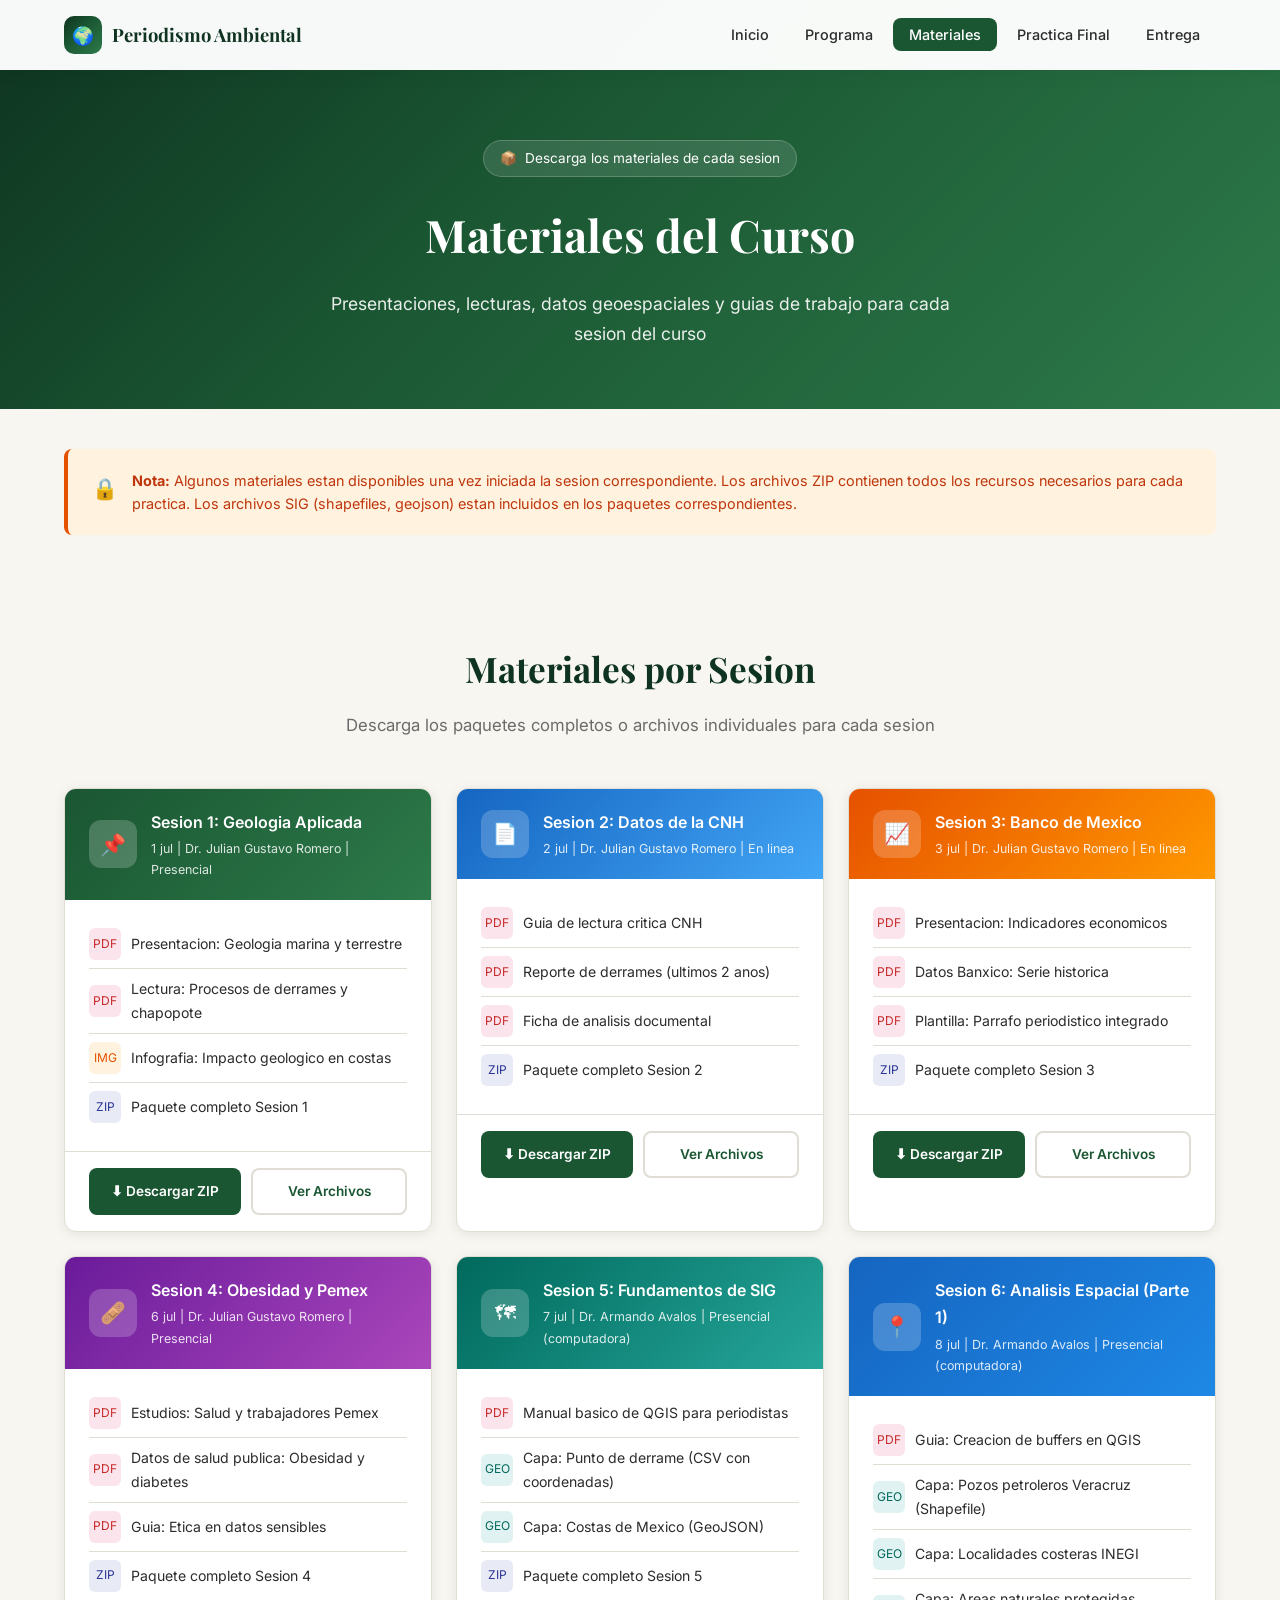
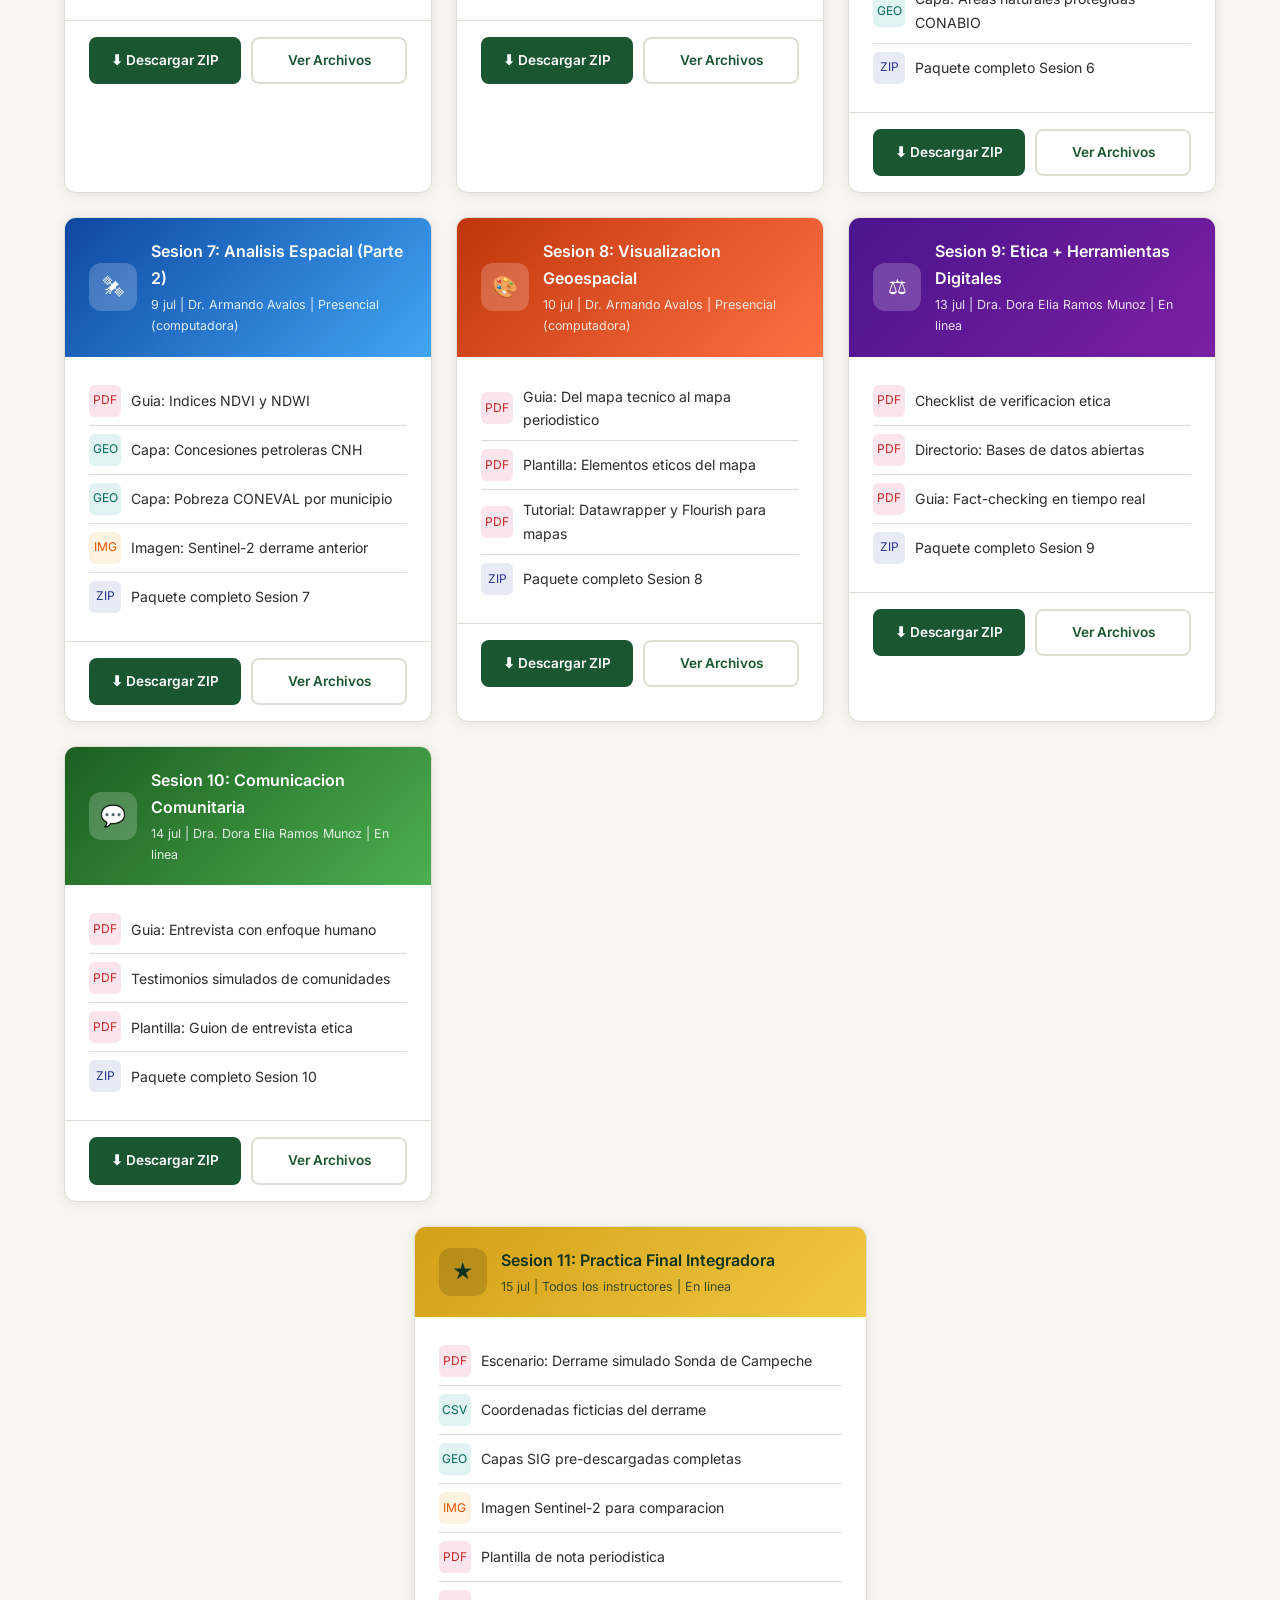
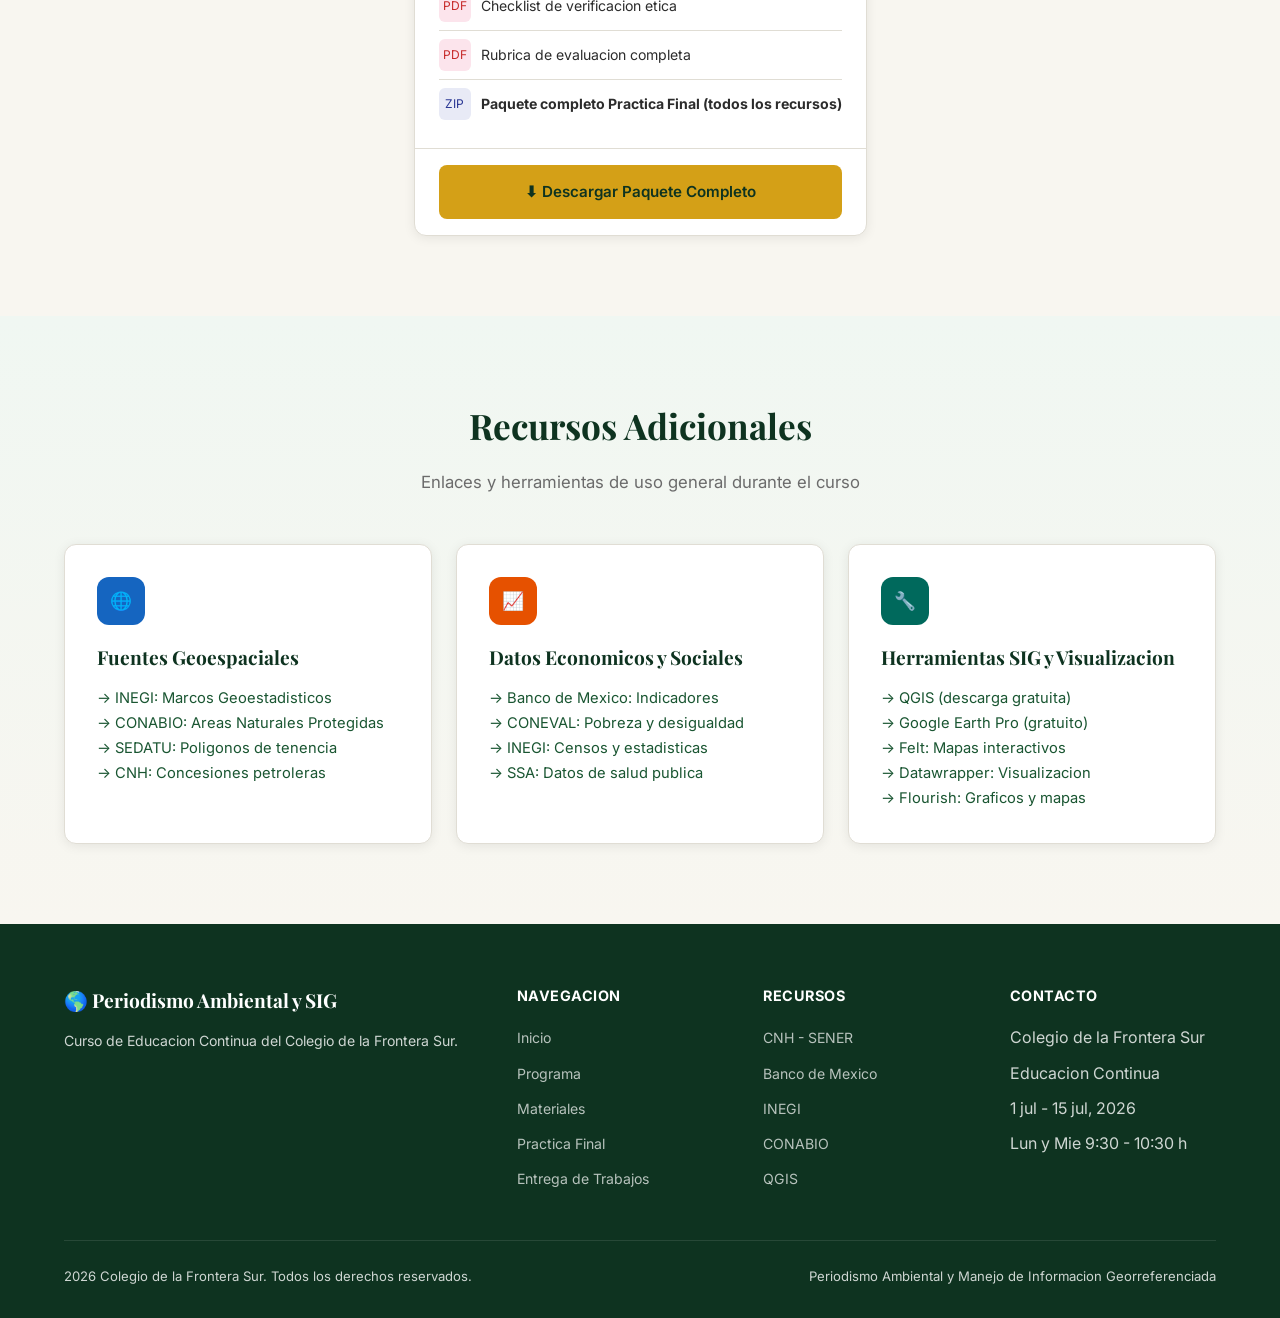
<file: materiales.html>
<!DOCTYPE html>
<html lang="es">
<head>
  <meta charset="UTF-8">
  <meta name="viewport" content="width=device-width, initial-scale=1.0">
  <title>Materiales del Curso - Periodismo Ambiental y SIG</title>
  <link rel="preconnect" href="https://fonts.googleapis.com">
  <link href="https://fonts.googleapis.com/css2?family=Inter:wght@400;500;600;700&family=Playfair+Display:wght@600;700&display=swap" rel="stylesheet">
  <link rel="stylesheet" href="css/style.css">
  <link rel="icon" href="data:image/svg+xml,<svg xmlns='http://www.w3.org/2000/svg' viewBox='0 0 100 100'><text y='.9em' font-size='90'>🌍</text></svg>">
</head>
<body>

  <!-- NAVBAR -->
  <nav class="navbar">
    <div class="container">
      <a href="index.html" class="navbar-brand">
        <span class="logo-icon">🌍</span>
        Periodismo Ambiental
      </a>
      <ul class="navbar-nav">
        <li><a href="index.html">Inicio</a></li>
        <li><a href="programa.html">Programa</a></li>
        <li><a href="materiales.html" class="active">Materiales</a></li>
        <li><a href="practica-final.html">Practica Final</a></li>
        <li><a href="entrega.html">Entrega</a></li>
      </ul>
      <button class="hamburger" aria-label="Menu">
        <span></span><span></span><span></span>
      </button>
    </div>
  </nav>

  <!-- HEADER -->
  <section style="padding: 140px 0 60px; background: var(--gradient-hero); color: white;">
    <div class="container" style="text-align:center;">
      <div class="hero-tag" style="display:inline-flex;margin-bottom:20px;background:rgba(255,255,255,0.12);border:1px solid rgba(255,255,255,0.2);padding:6px 16px;border-radius:30px;font-size:0.85rem;">
        <span>&#128230;</span> Descarga los materiales de cada sesion
      </div>
      <h1 style="font-family:var(--font-display);font-size:2.8rem;margin-bottom:16px;">Materiales del Curso</h1>
      <p style="opacity:0.9;font-size:1.1rem;max-width:650px;margin:0 auto;">
        Presentaciones, lecturas, datos geoespaciales y guias de trabajo para cada sesion del curso
      </p>
    </div>
  </section>

  <!-- FILTERS -->
  <section style="padding: 40px 0 0;">
    <div class="container">
      <div class="info-box info-box-warning fade-in">
        <span class="box-icon">&#128274;</span>
        <div>
          <p><strong>Nota:</strong> Algunos materiales estan disponibles una vez iniciada la sesion correspondiente. Los archivos ZIP contienen todos los recursos necesarios para cada practica. Los archivos SIG (shapefiles, geojson) estan incluidos en los paquetes correspondientes.</p>
        </div>
      </div>
    </div>
  </section>

  <!-- MATERIALS GRID -->
  <section class="section">
    <div class="container">
      <h2 class="section-title fade-in">Materiales por Sesion</h2>
      <p class="section-subtitle fade-in">Descarga los paquetes completos o archivos individuales para cada sesion</p>

      <div class="materials-grid">

        <!-- SESION 1 -->
        <div class="material-card fade-in">
          <div class="material-card-header">
            <div class="session-icon">&#128204;</div>
            <div>
              <h3>Sesion 1: Geologia Aplicada</h3>
              <div class="session-meta">1 jul | Dr. Julian Gustavo Romero | Presencial</div>
            </div>
          </div>
          <div class="material-card-body">
            <ul class="material-list">
              <li>
                <span class="file-icon file-pdf">PDF</span>
                <span>Presentacion: Geologia marina y terrestre</span>
              </li>
              <li>
                <span class="file-icon file-pdf">PDF</span>
                <span>Lectura: Procesos de derrames y chapopote</span>
              </li>
              <li>
                <span class="file-icon file-img">IMG</span>
                <span>Infografia: Impacto geologico en costas</span>
              </li>
              <li>
                <span class="file-icon file-zip">ZIP</span>
                <span>Paquete completo Sesion 1</span>
              </li>
            </ul>
          </div>
          <div class="material-card-footer">
            <a href="materiales/sesion-01/paquete-sesion-01.zip" class="btn btn-secondary btn-sm" download>&#11015; Descargar ZIP</a>
            <a href="materiales/sesion-01/" class="btn btn-sm" style="border:2px solid var(--border);background:transparent;">Ver Archivos</a>
          </div>
        </div>

        <!-- SESION 2 -->
        <div class="material-card fade-in">
          <div class="material-card-header" style="background:linear-gradient(135deg,#1565c0,#42a5f5);">
            <div class="session-icon">&#128196;</div>
            <div>
              <h3>Sesion 2: Datos de la CNH</h3>
              <div class="session-meta">2 jul | Dr. Julian Gustavo Romero | En linea</div>
            </div>
          </div>
          <div class="material-card-body">
            <ul class="material-list">
              <li>
                <span class="file-icon file-pdf">PDF</span>
                <span>Guia de lectura critica CNH</span>
              </li>
              <li>
                <span class="file-icon file-pdf">PDF</span>
                <span>Reporte de derrames (ultimos 2 anos)</span>
              </li>
              <li>
                <span class="file-icon file-pdf">PDF</span>
                <span>Ficha de analisis documental</span>
              </li>
              <li>
                <span class="file-icon file-zip">ZIP</span>
                <span>Paquete completo Sesion 2</span>
              </li>
            </ul>
          </div>
          <div class="material-card-footer">
            <a href="materiales/sesion-02/paquete-sesion-02.zip" class="btn btn-secondary btn-sm" download>&#11015; Descargar ZIP</a>
            <a href="materiales/sesion-02/" class="btn btn-sm" style="border:2px solid var(--border);background:transparent;">Ver Archivos</a>
          </div>
        </div>

        <!-- SESION 3 -->
        <div class="material-card fade-in">
          <div class="material-card-header" style="background:linear-gradient(135deg,#e65100,#ff9800);">
            <div class="session-icon">&#128200;</div>
            <div>
              <h3>Sesion 3: Banco de Mexico</h3>
              <div class="session-meta">3 jul | Dr. Julian Gustavo Romero | En linea</div>
            </div>
          </div>
          <div class="material-card-body">
            <ul class="material-list">
              <li>
                <span class="file-icon file-pdf">PDF</span>
                <span>Presentacion: Indicadores economicos</span>
              </li>
              <li>
                <span class="file-icon file-pdf">PDF</span>
                <span>Datos Banxico: Serie historica</span>
              </li>
              <li>
                <span class="file-icon file-pdf">PDF</span>
                <span>Plantilla: Parrafo periodistico integrado</span>
              </li>
              <li>
                <span class="file-icon file-zip">ZIP</span>
                <span>Paquete completo Sesion 3</span>
              </li>
            </ul>
          </div>
          <div class="material-card-footer">
            <a href="materiales/sesion-03/paquete-sesion-03.zip" class="btn btn-secondary btn-sm" download>&#11015; Descargar ZIP</a>
            <a href="materiales/sesion-03/" class="btn btn-sm" style="border:2px solid var(--border);background:transparent;">Ver Archivos</a>
          </div>
        </div>

        <!-- SESION 4 -->
        <div class="material-card fade-in">
          <div class="material-card-header" style="background:linear-gradient(135deg,#6a1b9a,#ab47bc);">
            <div class="session-icon">&#129657;</div>
            <div>
              <h3>Sesion 4: Obesidad y Pemex</h3>
              <div class="session-meta">6 jul | Dr. Julian Gustavo Romero | Presencial</div>
            </div>
          </div>
          <div class="material-card-body">
            <ul class="material-list">
              <li>
                <span class="file-icon file-pdf">PDF</span>
                <span>Estudios: Salud y trabajadores Pemex</span>
              </li>
              <li>
                <span class="file-icon file-pdf">PDF</span>
                <span>Datos de salud publica: Obesidad y diabetes</span>
              </li>
              <li>
                <span class="file-icon file-pdf">PDF</span>
                <span>Guia: Etica en datos sensibles</span>
              </li>
              <li>
                <span class="file-icon file-zip">ZIP</span>
                <span>Paquete completo Sesion 4</span>
              </li>
            </ul>
          </div>
          <div class="material-card-footer">
            <a href="materiales/sesion-04/paquete-sesion-04.zip" class="btn btn-secondary btn-sm" download>&#11015; Descargar ZIP</a>
            <a href="materiales/sesion-04/" class="btn btn-sm" style="border:2px solid var(--border);background:transparent;">Ver Archivos</a>
          </div>
        </div>

        <!-- SESION 5 -->
        <div class="material-card fade-in">
          <div class="material-card-header" style="background:linear-gradient(135deg,#00695c,#26a69a);">
            <div class="session-icon">&#128506;</div>
            <div>
              <h3>Sesion 5: Fundamentos de SIG</h3>
              <div class="session-meta">7 jul | Dr. Armando Avalos | Presencial (computadora)</div>
            </div>
          </div>
          <div class="material-card-body">
            <ul class="material-list">
              <li>
                <span class="file-icon file-pdf">PDF</span>
                <span>Manual basico de QGIS para periodistas</span>
              </li>
              <li>
                <span class="file-icon file-geo">GEO</span>
                <span>Capa: Punto de derrame (CSV con coordenadas)</span>
              </li>
              <li>
                <span class="file-icon file-geo">GEO</span>
                <span>Capa: Costas de Mexico (GeoJSON)</span>
              </li>
              <li>
                <span class="file-icon file-zip">ZIP</span>
                <span>Paquete completo Sesion 5</span>
              </li>
            </ul>
          </div>
          <div class="material-card-footer">
            <a href="materiales/sesion-05/paquete-sesion-05.zip" class="btn btn-secondary btn-sm" download>&#11015; Descargar ZIP</a>
            <a href="materiales/sesion-05/" class="btn btn-sm" style="border:2px solid var(--border);background:transparent;">Ver Archivos</a>
          </div>
        </div>

        <!-- SESION 6 -->
        <div class="material-card fade-in">
          <div class="material-card-header" style="background:linear-gradient(135deg,#1565c0,#1e88e5);">
            <div class="session-icon">&#128205;</div>
            <div>
              <h3>Sesion 6: Analisis Espacial (Parte 1)</h3>
              <div class="session-meta">8 jul | Dr. Armando Avalos | Presencial (computadora)</div>
            </div>
          </div>
          <div class="material-card-body">
            <ul class="material-list">
              <li>
                <span class="file-icon file-pdf">PDF</span>
                <span>Guia: Creacion de buffers en QGIS</span>
              </li>
              <li>
                <span class="file-icon file-geo">GEO</span>
                <span>Capa: Pozos petroleros Veracruz (Shapefile)</span>
              </li>
              <li>
                <span class="file-icon file-geo">GEO</span>
                <span>Capa: Localidades costeras INEGI</span>
              </li>
              <li>
                <span class="file-icon file-geo">GEO</span>
                <span>Capa: Areas naturales protegidas CONABIO</span>
              </li>
              <li>
                <span class="file-icon file-zip">ZIP</span>
                <span>Paquete completo Sesion 6</span>
              </li>
            </ul>
          </div>
          <div class="material-card-footer">
            <a href="materiales/sesion-06/paquete-sesion-06.zip" class="btn btn-secondary btn-sm" download>&#11015; Descargar ZIP</a>
            <a href="materiales/sesion-06/" class="btn btn-sm" style="border:2px solid var(--border);background:transparent;">Ver Archivos</a>
          </div>
        </div>

        <!-- SESION 7 -->
        <div class="material-card fade-in">
          <div class="material-card-header" style="background:linear-gradient(135deg,#0d47a1,#42a5f5);">
            <div class="session-icon">&#128752;</div>
            <div>
              <h3>Sesion 7: Analisis Espacial (Parte 2)</h3>
              <div class="session-meta">9 jul | Dr. Armando Avalos | Presencial (computadora)</div>
            </div>
          </div>
          <div class="material-card-body">
            <ul class="material-list">
              <li>
                <span class="file-icon file-pdf">PDF</span>
                <span>Guia: Indices NDVI y NDWI</span>
              </li>
              <li>
                <span class="file-icon file-geo">GEO</span>
                <span>Capa: Concesiones petroleras CNH</span>
              </li>
              <li>
                <span class="file-icon file-geo">GEO</span>
                <span>Capa: Pobreza CONEVAL por municipio</span>
              </li>
              <li>
                <span class="file-icon file-img">IMG</span>
                <span>Imagen: Sentinel-2 derrame anterior</span>
              </li>
              <li>
                <span class="file-icon file-zip">ZIP</span>
                <span>Paquete completo Sesion 7</span>
              </li>
            </ul>
          </div>
          <div class="material-card-footer">
            <a href="materiales/sesion-07/paquete-sesion-07.zip" class="btn btn-secondary btn-sm" download>&#11015; Descargar ZIP</a>
            <a href="materiales/sesion-07/" class="btn btn-sm" style="border:2px solid var(--border);background:transparent;">Ver Archivos</a>
          </div>
        </div>

        <!-- SESION 8 -->
        <div class="material-card fade-in">
          <div class="material-card-header" style="background:linear-gradient(135deg,#bf360c,#ff7043);">
            <div class="session-icon">&#127912;</div>
            <div>
              <h3>Sesion 8: Visualizacion Geoespacial</h3>
              <div class="session-meta">10 jul | Dr. Armando Avalos | Presencial (computadora)</div>
            </div>
          </div>
          <div class="material-card-body">
            <ul class="material-list">
              <li>
                <span class="file-icon file-pdf">PDF</span>
                <span>Guia: Del mapa tecnico al mapa periodistico</span>
              </li>
              <li>
                <span class="file-icon file-pdf">PDF</span>
                <span>Plantilla: Elementos eticos del mapa</span>
              </li>
              <li>
                <span class="file-icon file-pdf">PDF</span>
                <span>Tutorial: Datawrapper y Flourish para mapas</span>
              </li>
              <li>
                <span class="file-icon file-zip">ZIP</span>
                <span>Paquete completo Sesion 8</span>
              </li>
            </ul>
          </div>
          <div class="material-card-footer">
            <a href="materiales/sesion-08/paquete-sesion-08.zip" class="btn btn-secondary btn-sm" download>&#11015; Descargar ZIP</a>
            <a href="materiales/sesion-08/" class="btn btn-sm" style="border:2px solid var(--border);background:transparent;">Ver Archivos</a>
          </div>
        </div>

        <!-- SESION 9 -->
        <div class="material-card fade-in">
          <div class="material-card-header" style="background:linear-gradient(135deg,#4a148c,#7b1fa2);">
            <div class="session-icon">&#9878;</div>
            <div>
              <h3>Sesion 9: Etica + Herramientas Digitales</h3>
              <div class="session-meta">13 jul | Dra. Dora Elia Ramos Munoz | En linea</div>
            </div>
          </div>
          <div class="material-card-body">
            <ul class="material-list">
              <li>
                <span class="file-icon file-pdf">PDF</span>
                <span>Checklist de verificacion etica</span>
              </li>
              <li>
                <span class="file-icon file-pdf">PDF</span>
                <span>Directorio: Bases de datos abiertas</span>
              </li>
              <li>
                <span class="file-icon file-pdf">PDF</span>
                <span>Guia: Fact-checking en tiempo real</span>
              </li>
              <li>
                <span class="file-icon file-zip">ZIP</span>
                <span>Paquete completo Sesion 9</span>
              </li>
            </ul>
          </div>
          <div class="material-card-footer">
            <a href="materiales/sesion-09/paquete-sesion-09.zip" class="btn btn-secondary btn-sm" download>&#11015; Descargar ZIP</a>
            <a href="materiales/sesion-09/" class="btn btn-sm" style="border:2px solid var(--border);background:transparent;">Ver Archivos</a>
          </div>
        </div>

        <!-- SESION 10 -->
        <div class="material-card fade-in">
          <div class="material-card-header" style="background:linear-gradient(135deg,#1b5e20,#4caf50);">
            <div class="session-icon">&#128172;</div>
            <div>
              <h3>Sesion 10: Comunicacion Comunitaria</h3>
              <div class="session-meta">14 jul | Dra. Dora Elia Ramos Munoz | En linea</div>
            </div>
          </div>
          <div class="material-card-body">
            <ul class="material-list">
              <li>
                <span class="file-icon file-pdf">PDF</span>
                <span>Guia: Entrevista con enfoque humano</span>
              </li>
              <li>
                <span class="file-icon file-pdf">PDF</span>
                <span>Testimonios simulados de comunidades</span>
              </li>
              <li>
                <span class="file-icon file-pdf">PDF</span>
                <span>Plantilla: Guion de entrevista etica</span>
              </li>
              <li>
                <span class="file-icon file-zip">ZIP</span>
                <span>Paquete completo Sesion 10</span>
              </li>
            </ul>
          </div>
          <div class="material-card-footer">
            <a href="materiales/sesion-10/paquete-sesion-10.zip" class="btn btn-secondary btn-sm" download>&#11015; Descargar ZIP</a>
            <a href="materiales/sesion-10/" class="btn btn-sm" style="border:2px solid var(--border);background:transparent;">Ver Archivos</a>
          </div>
        </div>

        <!-- SESION 11 - PRACTICA FINAL -->
        <div class="material-card fade-in" style="grid-column: 1 / -1; max-width: 550px; margin: 0 auto;">
          <div class="material-card-header" style="background:var(--gradient-accent);color:var(--primary-dark);">
            <div class="session-icon" style="background:rgba(0,0,0,0.15);">&#9733;</div>
            <div>
              <h3>Sesion 11: Practica Final Integradora</h3>
              <div class="session-meta" style="opacity:0.8;">15 jul | Todos los instructores | En linea</div>
            </div>
          </div>
          <div class="material-card-body">
            <ul class="material-list">
              <li>
                <span class="file-icon file-pdf">PDF</span>
                <span>Escenario: Derrame simulado Sonda de Campeche</span>
              </li>
              <li>
                <span class="file-icon file-geo">CSV</span>
                <span>Coordenadas ficticias del derrame</span>
              </li>
              <li>
                <span class="file-icon file-geo">GEO</span>
                <span>Capas SIG pre-descargadas completas</span>
              </li>
              <li>
                <span class="file-icon file-img">IMG</span>
                <span>Imagen Sentinel-2 para comparacion</span>
              </li>
              <li>
                <span class="file-icon file-pdf">PDF</span>
                <span>Plantilla de nota periodistica</span>
              </li>
              <li>
                <span class="file-icon file-pdf">PDF</span>
                <span>Checklist de verificacion etica</span>
              </li>
              <li>
                <span class="file-icon file-pdf">PDF</span>
                <span>Rubrica de evaluacion completa</span>
              </li>
              <li>
                <span class="file-icon file-zip">ZIP</span>
                <span><strong>Paquete completo Practica Final (todos los recursos)</strong></span>
              </li>
            </ul>
          </div>
          <div class="material-card-footer">
            <a href="materiales/sesion-11/paquete-practica-final.zip" class="btn btn-primary" download>&#11015; Descargar Paquete Completo</a>
          </div>
        </div>
      </div>
    </div>
  </section>

  <!-- RECURSOS ADICIONALES -->
  <section class="section" style="background: linear-gradient(180deg, #f0f7f2 0%, var(--bg) 100%);">
    <div class="container">
      <h2 class="section-title fade-in">Recursos Adicionales</h2>
      <p class="section-subtitle fade-in">Enlaces y herramientas de uso general durante el curso</p>

      <div class="info-cards">
        <div class="info-card fade-in">
          <div class="card-number" style="background:#1565c0;">&#127760;</div>
          <h3>Fuentes Geoespaciales</h3>
          <p>
            <a href="https://www.inegi.org.mx/temas/geografia/" target="_blank">&#8594; INEGI: Marcos Geoestadisticos</a><br>
            <a href="https://www.conabio.gob.mx/informacion/species/" target="_blank">&#8594; CONABIO: Areas Naturales Protegidas</a><br>
            <a href="https://www.gob.mx/sedatu" target="_blank">&#8594; SEDATU: Poligonos de tenencia</a><br>
            <a href="https://www.gob.mx/cnh" target="_blank">&#8594; CNH: Concesiones petroleras</a>
          </p>
        </div>
        <div class="info-card fade-in">
          <div class="card-number" style="background:#e65100;">&#128200;</div>
          <h3>Datos Economicos y Sociales</h3>
          <p>
            <a href="https://www.banxico.org.mx" target="_blank">&#8594; Banco de Mexico: Indicadores</a><br>
            <a href="https://www.coneval.org.mx" target="_blank">&#8594; CONEVAL: Pobreza y desigualdad</a><br>
            <a href="https://www.inegi.org.mx" target="_blank">&#8594; INEGI: Censos y estadisticas</a><br>
            <a href="https://www.gob.mx/salud" target="_blank">&#8594; SSA: Datos de salud publica</a>
          </p>
        </div>
        <div class="info-card fade-in">
          <div class="card-number" style="background:#00695c;">&#128295;</div>
          <h3>Herramientas SIG y Visualizacion</h3>
          <p>
            <a href="https://qgis.org" target="_blank">&#8594; QGIS (descarga gratuita)</a><br>
            <a href="https://earth.google.com" target="_blank">&#8594; Google Earth Pro (gratuito)</a><br>
            <a href="https://felt.com" target="_blank">&#8594; Felt: Mapas interactivos</a><br>
            <a href="https://www.datawrapper.de" target="_blank">&#8594; Datawrapper: Visualizacion</a><br>
            <a href="https://flourish.studio" target="_blank">&#8594; Flourish: Graficos y mapas</a>
          </p>
        </div>
      </div>
    </div>
  </section>

  <!-- FOOTER -->
  <footer class="footer">
    <div class="container">
      <div class="footer-grid">
        <div class="footer-brand">
          <h3>&#127758; Periodismo Ambiental y SIG</h3>
          <p>Curso de Educacion Continua del Colegio de la Frontera Sur.</p>
        </div>
        <div>
          <h4>Navegacion</h4>
          <ul>
            <li><a href="index.html">Inicio</a></li>
            <li><a href="programa.html">Programa</a></li>
            <li><a href="materiales.html">Materiales</a></li>
            <li><a href="practica-final.html">Practica Final</a></li>
            <li><a href="entrega.html">Entrega de Trabajos</a></li>
          </ul>
        </div>
        <div>
          <h4>Recursos</h4>
          <ul>
            <li><a href="https://www.gob.mx/cnh" target="_blank">CNH - SENER</a></li>
            <li><a href="https://www.banxico.org.mx" target="_blank">Banco de Mexico</a></li>
            <li><a href="https://www.inegi.org.mx" target="_blank">INEGI</a></li>
            <li><a href="https://www.conabio.gob.mx" target="_blank">CONABIO</a></li>
            <li><a href="https://qgis.org" target="_blank">QGIS</a></li>
          </ul>
        </div>
        <div>
          <h4>Contacto</h4>
          <ul>
            <li>Colegio de la Frontera Sur</li>
            <li>Educacion Continua</li>
            <li>1 jul - 15 jul, 2026</li>
            <li>Lun y Mie 9:30 - 10:30 h</li>
          </ul>
        </div>
      </div>
      <div class="footer-bottom">
        <span>2026 Colegio de la Frontera Sur. Todos los derechos reservados.</span>
        <span>Periodismo Ambiental y Manejo de Informacion Georreferenciada</span>
      </div>
    </div>
  </footer>

  <script src="js/main.js"></script>
</body>
</html>
</file>
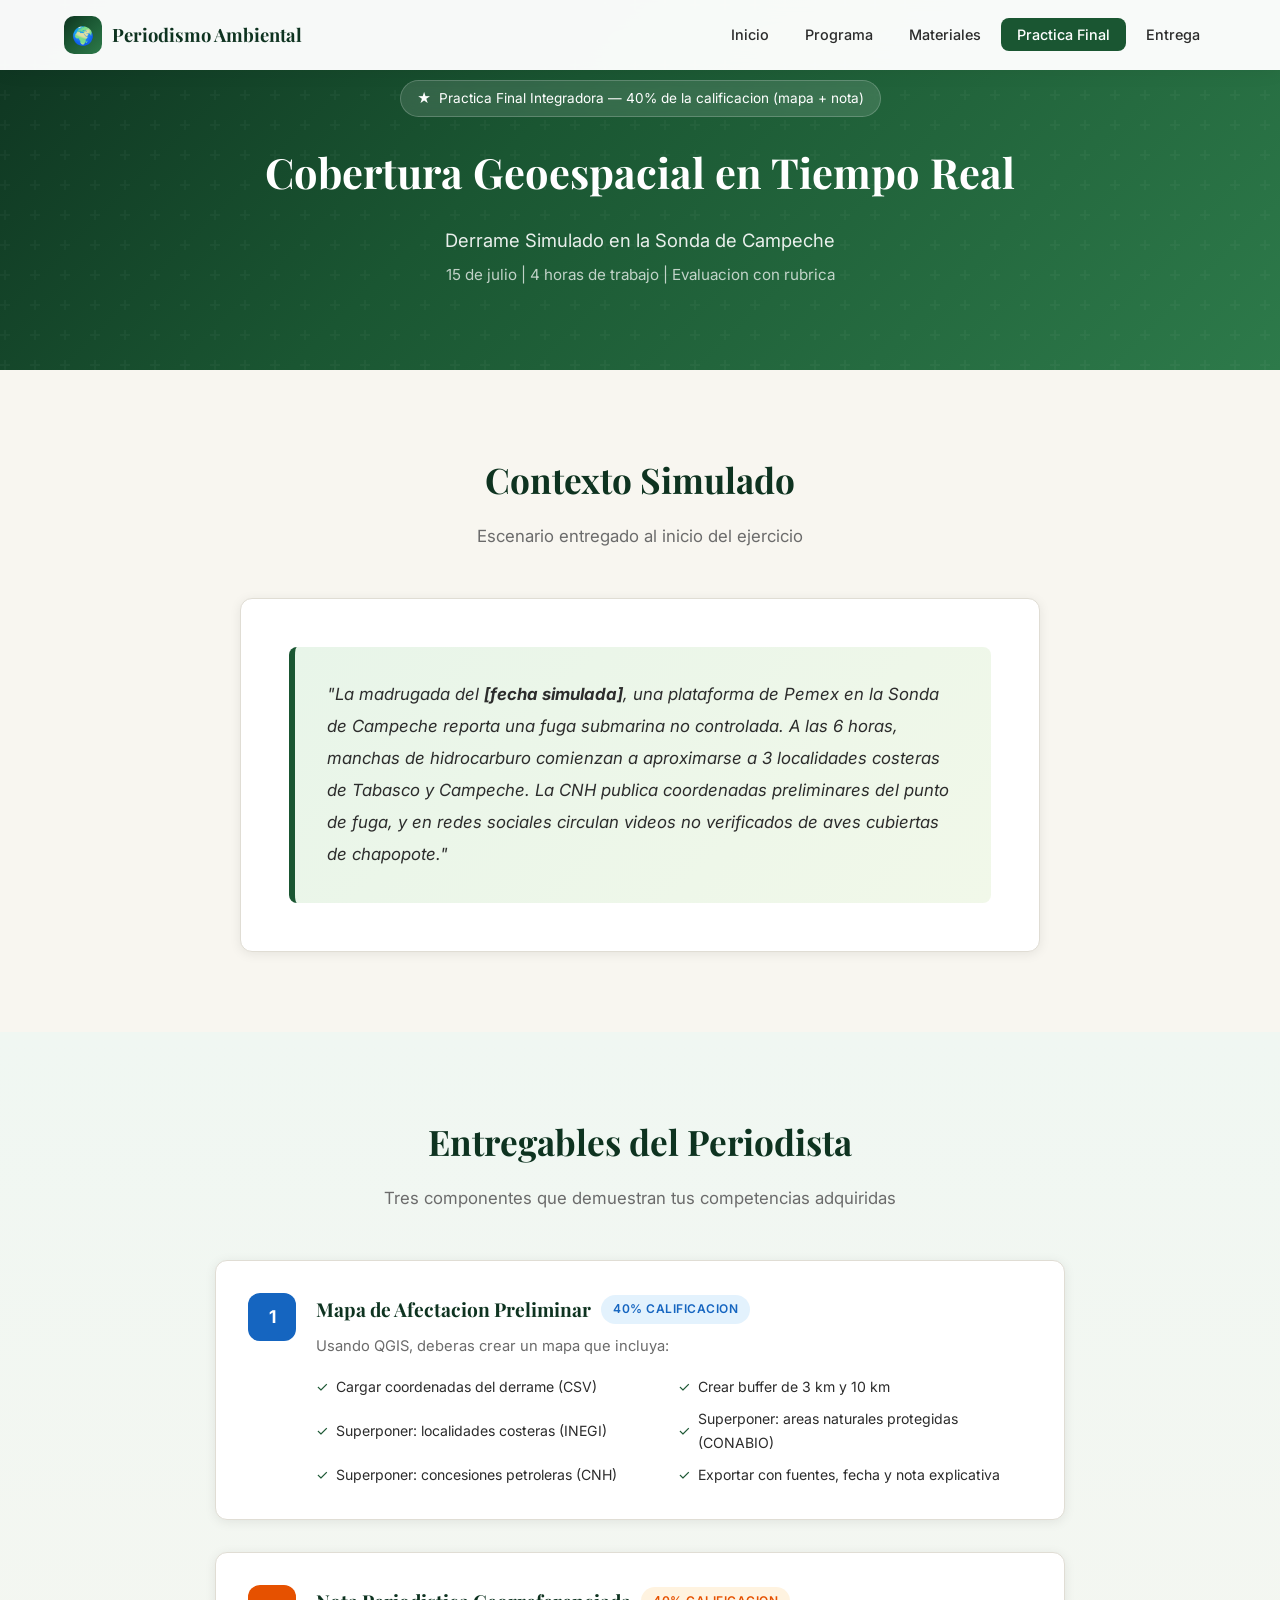
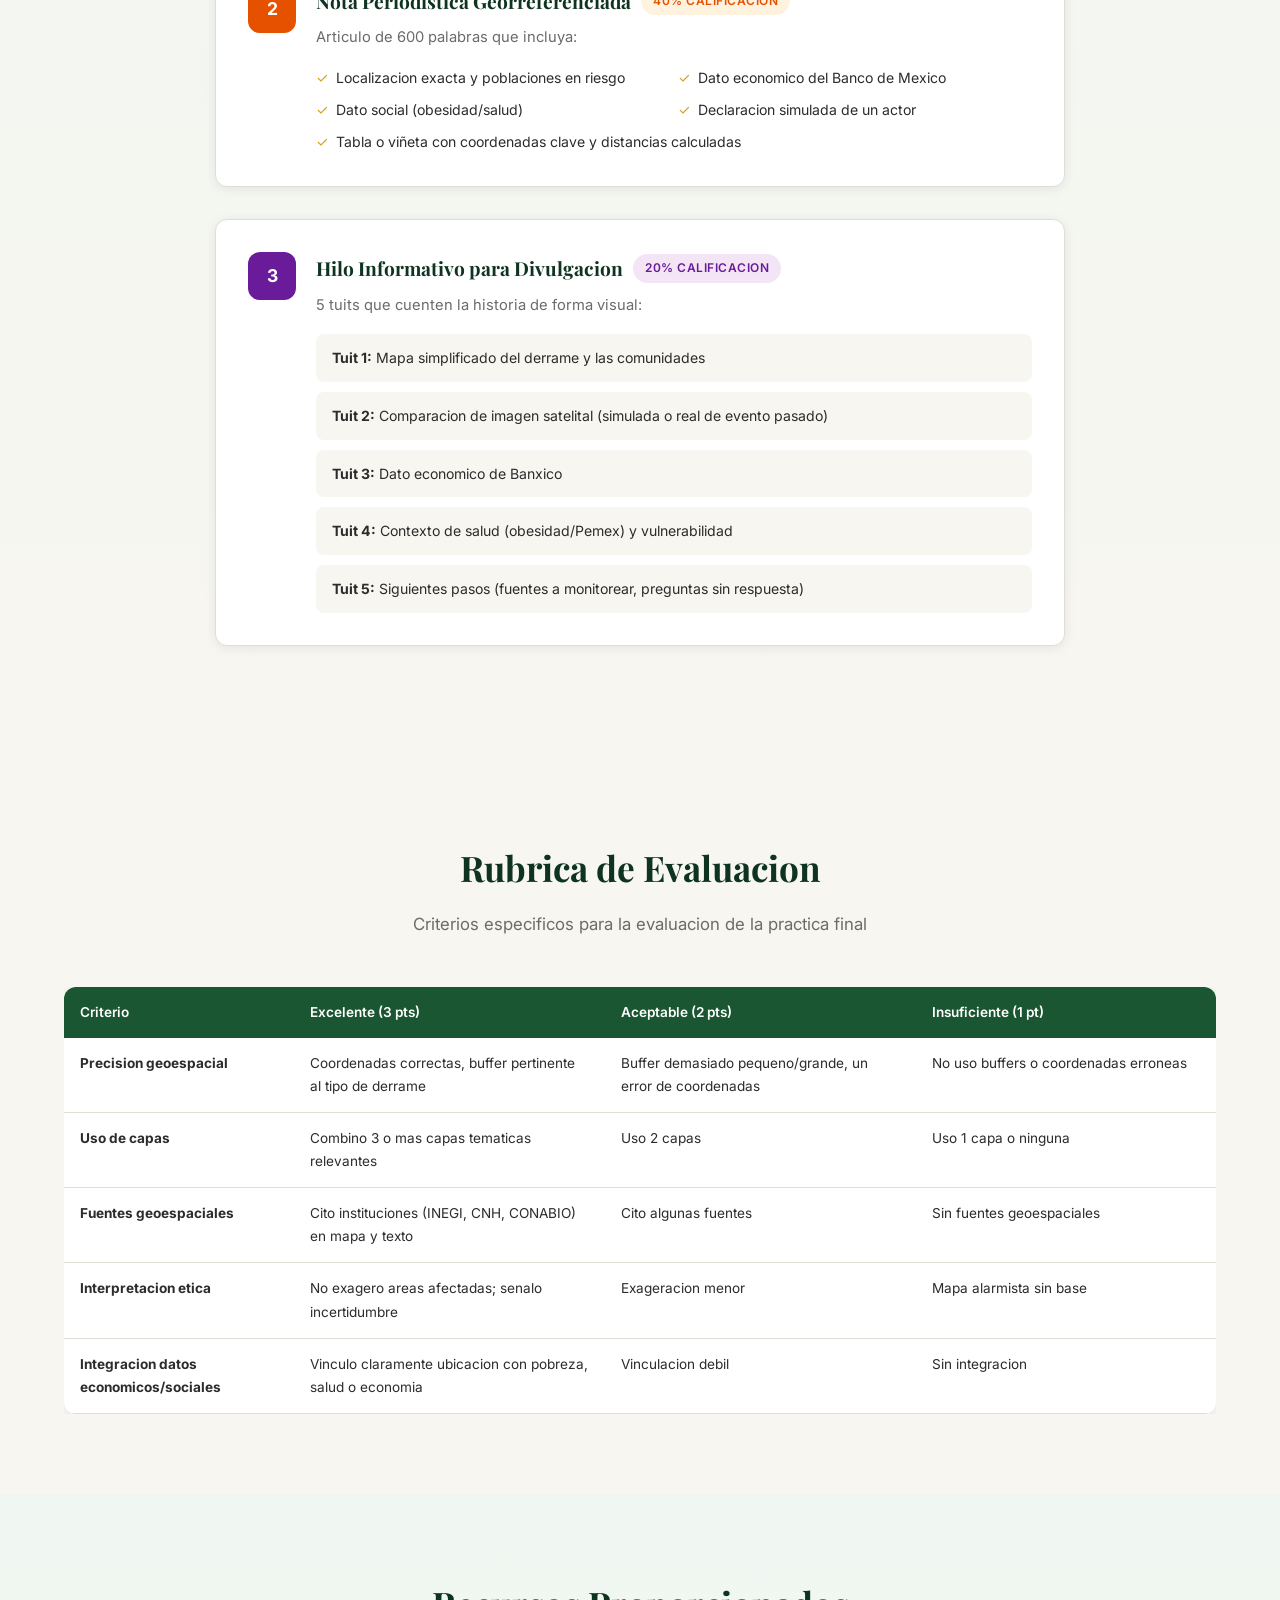
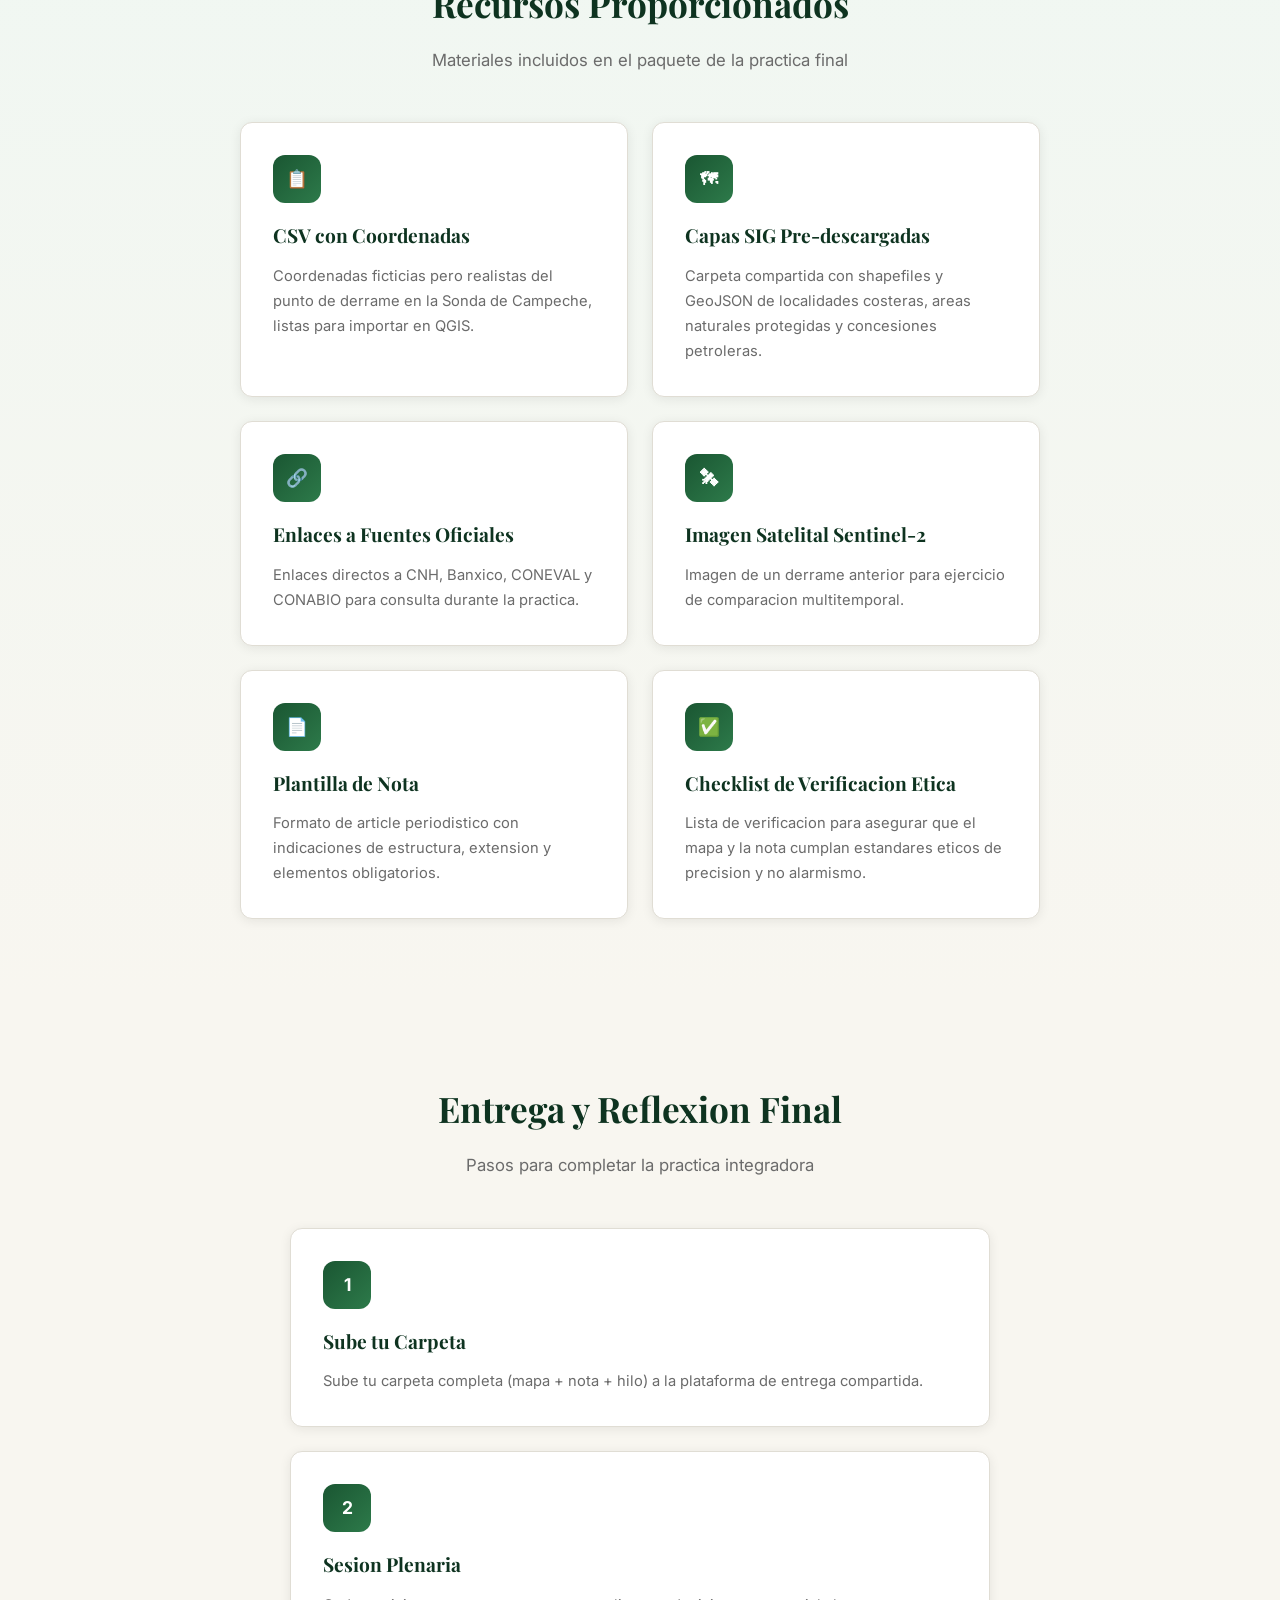
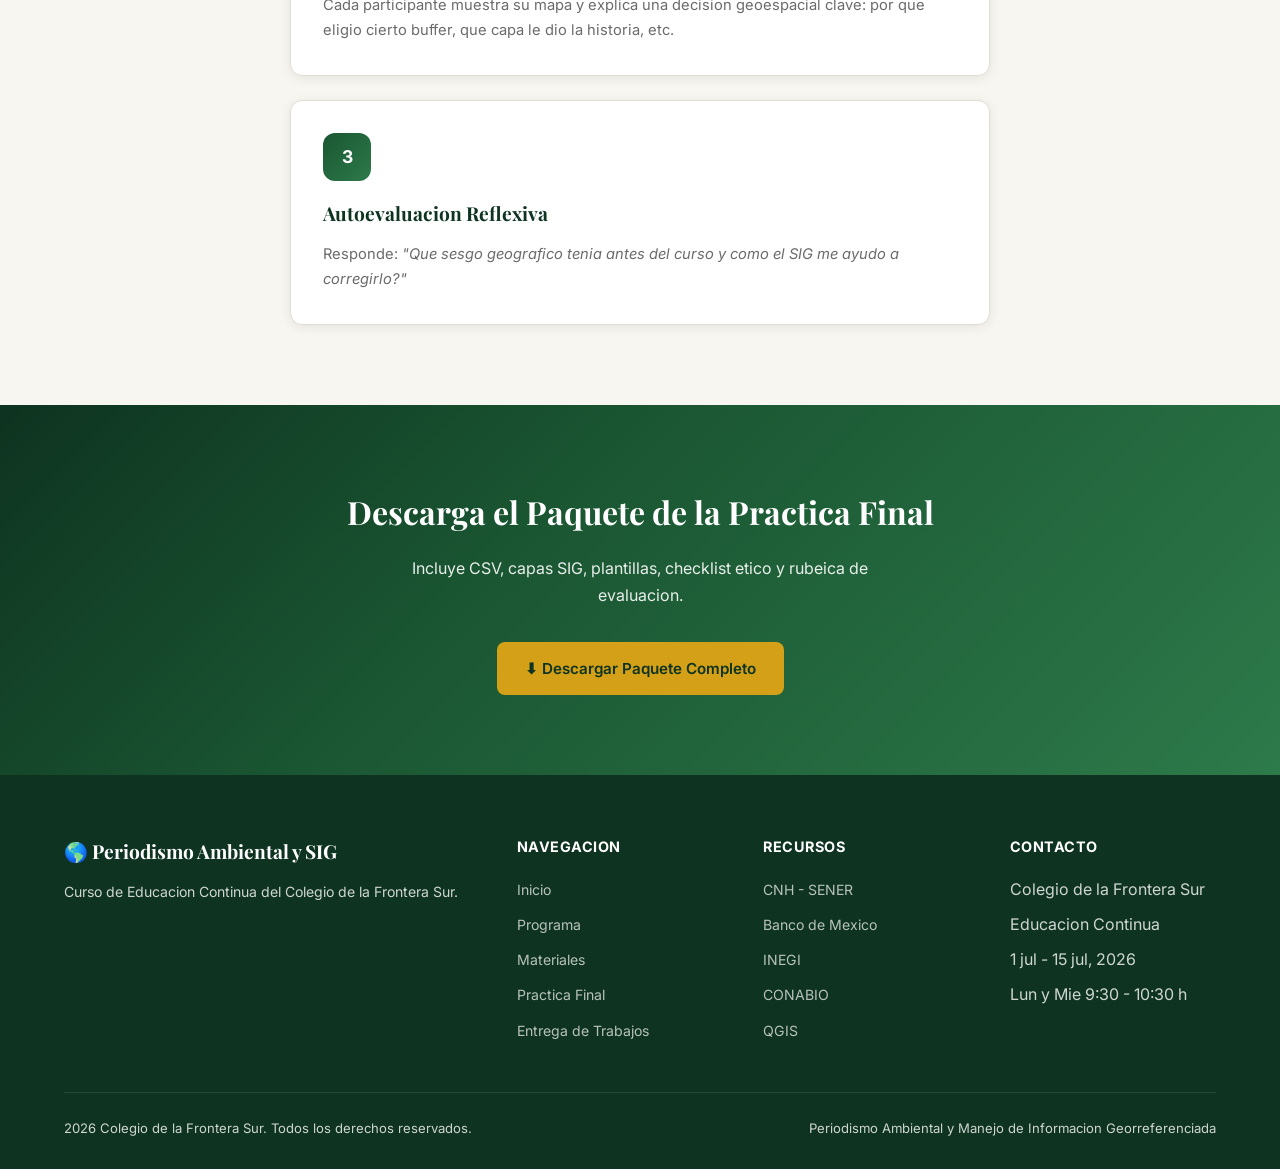
<file: practica-final.html>
<!DOCTYPE html>
<html lang="es">
<head>
  <meta charset="UTF-8">
  <meta name="viewport" content="width=device-width, initial-scale=1.0">
  <title>Practica Final Integradora - Periodismo Ambiental y SIG</title>
  <link rel="preconnect" href="https://fonts.googleapis.com">
  <link href="https://fonts.googleapis.com/css2?family=Inter:wght@400;500;600;700&family=Playfair+Display:wght@600;700&display=swap" rel="stylesheet">
  <link rel="stylesheet" href="css/style.css">
  <link rel="icon" href="data:image/svg+xml,<svg xmlns='http://www.w3.org/2000/svg' viewBox='0 0 100 100'><text y='.9em' font-size='90'>🌍</text></svg>">
</head>
<body>

  <!-- NAVBAR -->
  <nav class="navbar">
    <div class="container">
      <a href="index.html" class="navbar-brand">
        <span class="logo-icon">🌍</span>
        Periodismo Ambiental
      </a>
      <ul class="navbar-nav">
        <li><a href="index.html">Inicio</a></li>
        <li><a href="programa.html">Programa</a></li>
        <li><a href="materiales.html">Materiales</a></li>
        <li><a href="practica-final.html" class="active">Practica Final</a></li>
        <li><a href="entrega.html">Entrega</a></li>
      </ul>
      <button class="hamburger" aria-label="Menu">
        <span></span><span></span><span></span>
      </button>
    </div>
  </nav>

  <!-- HERO -->
  <section class="project-hero">
    <div class="container" style="text-align:center;position:relative;z-index:2;">
      <div class="hero-tag" style="display:inline-flex;margin-bottom:20px;background:rgba(255,255,255,0.12);border:1px solid rgba(255,255,255,0.2);padding:6px 16px;border-radius:30px;font-size:0.85rem;">
        <span>&#9733;</span> Practica Final Integradora &mdash; 40% de la calificacion (mapa + nota)
      </div>
      <h1 style="font-family:var(--font-display);font-size:2.6rem;margin-bottom:16px;">Cobertura Geoespacial en Tiempo Real</h1>
      <p style="opacity:0.9;font-size:1.15rem;max-width:700px;margin:0 auto;line-height:1.8;">
        Derrame Simulado en la Sonda de Campeche<br>
        <span style="opacity:0.8;font-size:0.95rem;">15 de julio | 4 horas de trabajo | Evaluacion con rubrica</span>
      </p>
    </div>
  </section>

  <!-- CONTEXTO SIMULADO -->
  <section class="section">
    <div class="container">
      <h2 class="section-title fade-in">Contexto Simulado</h2>
      <p class="section-subtitle fade-in">Escenario entregado al inicio del ejercicio</p>

      <div class="form-section fade-in" style="max-width:800px;">
        <div style="background:linear-gradient(135deg, #e8f5e9, #f1f8e9);border-radius:var(--radius-sm);padding:32px;border-left:6px solid var(--primary);">
          <p style="font-size:1.05rem;line-height:1.9;color:var(--text);font-style:italic;">
            "La madrugada del <strong>[fecha simulada]</strong>, una plataforma de Pemex en la Sonda de Campeche reporta una fuga submarina no controlada. A las 6 horas, manchas de hidrocarburo comienzan a aproximarse a 3 localidades costeras de Tabasco y Campeche. La CNH publica coordenadas preliminares del punto de fuga, y en redes sociales circulan videos no verificados de aves cubiertas de chapopote."
          </p>
        </div>
      </div>
    </div>
  </section>

  <!-- ENTREGABLES -->
  <section class="section" style="background: linear-gradient(180deg, #f0f7f2 0%, var(--bg) 100%);">
    <div class="container">
      <h2 class="section-title fade-in">Entregables del Periodista</h2>
      <p class="section-subtitle fade-in">Tres componentes que demuestran tus competencias adquiridas</p>

      <!-- ENTREGABLE 1: MAPA -->
      <div class="info-card fade-in" style="margin-bottom:32px;max-width:850px;margin-left:auto;margin-right:auto;">
        <div style="display:flex;gap:20px;align-items:flex-start;flex-wrap:wrap;">
          <div class="card-number" style="background:#1565c0;flex-shrink:0;">1</div>
          <div style="flex:1;min-width:250px;">
            <div style="display:flex;align-items:center;gap:10px;margin-bottom:8px;">
              <h3 style="margin:0;">Mapa de Afectacion Preliminar</h3>
              <span class="badge" style="background:#e3f2fd;color:#1565c0;">40% calificacion</span>
            </div>
            <p style="color:var(--text-light);font-size:0.92rem;line-height:1.7;margin-bottom:16px;">
              Usando QGIS, deberas crear un mapa que incluya:
            </p>
            <ul style="list-style:none;display:grid;grid-template-columns:1fr 1fr;gap:8px;">
              <li style="display:flex;align-items:center;gap:8px;font-size:0.88rem;">
                <span style="color:var(--primary);">&#10003;</span> Cargar coordenadas del derrame (CSV)
              </li>
              <li style="display:flex;align-items:center;gap:8px;font-size:0.88rem;">
                <span style="color:var(--primary);">&#10003;</span> Crear buffer de 3 km y 10 km
              </li>
              <li style="display:flex;align-items:center;gap:8px;font-size:0.88rem;">
                <span style="color:var(--primary);">&#10003;</span> Superponer: localidades costeras (INEGI)
              </li>
              <li style="display:flex;align-items:center;gap:8px;font-size:0.88rem;">
                <span style="color:var(--primary);">&#10003;</span> Superponer: areas naturales protegidas (CONABIO)
              </li>
              <li style="display:flex;align-items:center;gap:8px;font-size:0.88rem;">
                <span style="color:var(--primary);">&#10003;</span> Superponer: concesiones petroleras (CNH)
              </li>
              <li style="display:flex;align-items:center;gap:8px;font-size:0.88rem;">
                <span style="color:var(--primary);">&#10003;</span> Exportar con fuentes, fecha y nota explicativa
              </li>
            </ul>
          </div>
        </div>
      </div>

      <!-- ENTREGABLE 2: NOTA -->
      <div class="info-card fade-in" style="margin-bottom:32px;max-width:850px;margin-left:auto;margin-right:auto;">
        <div style="display:flex;gap:20px;align-items:flex-start;flex-wrap:wrap;">
          <div class="card-number" style="background:#e65100;flex-shrink:0;">2</div>
          <div style="flex:1;min-width:250px;">
            <div style="display:flex;align-items:center;gap:10px;margin-bottom:8px;">
              <h3 style="margin:0;">Nota Periodistica Georreferenciada</h3>
              <span class="badge" style="background:#fff3e0;color:#e65100;">40% calificacion</span>
            </div>
            <p style="color:var(--text-light);font-size:0.92rem;line-height:1.7;margin-bottom:16px;">
              Articulo de 600 palabras que incluya:
            </p>
            <ul style="list-style:none;display:grid;grid-template-columns:1fr 1fr;gap:8px;">
              <li style="display:flex;align-items:center;gap:8px;font-size:0.88rem;">
                <span style="color:var(--accent);">&#10003;</span> Localizacion exacta y poblaciones en riesgo
              </li>
              <li style="display:flex;align-items:center;gap:8px;font-size:0.88rem;">
                <span style="color:var(--accent);">&#10003;</span> Dato economico del Banco de Mexico
              </li>
              <li style="display:flex;align-items:center;gap:8px;font-size:0.88rem;">
                <span style="color:var(--accent);">&#10003;</span> Dato social (obesidad/salud)
              </li>
              <li style="display:flex;align-items:center;gap:8px;font-size:0.88rem;">
                <span style="color:var(--accent);">&#10003;</span> Declaracion simulada de un actor
              </li>
              <li style="display:flex;align-items:center;gap:8px;font-size:0.88rem;grid-column:1/-1;">
                <span style="color:var(--accent);">&#10003;</span> Tabla o viñeta con coordenadas clave y distancias calculadas
              </li>
            </ul>
          </div>
        </div>
      </div>

      <!-- ENTREGABLE 3: HILO -->
      <div class="info-card fade-in" style="margin-bottom:32px;max-width:850px;margin-left:auto;margin-right:auto;">
        <div style="display:flex;gap:20px;align-items:flex-start;flex-wrap:wrap;">
          <div class="card-number" style="background:#6a1b9a;flex-shrink:0;">3</div>
          <div style="flex:1;min-width:250px;">
            <div style="display:flex;align-items:center;gap:10px;margin-bottom:8px;">
              <h3 style="margin:0;">Hilo Informativo para Divulgacion</h3>
              <span class="badge" style="background:#f3e5f5;color:#6a1b9a;">20% calificacion</span>
            </div>
            <p style="color:var(--text-light);font-size:0.92rem;line-height:1.7;margin-bottom:16px;">
              5 tuits que cuenten la historia de forma visual:
            </p>
            <div style="display:grid;gap:10px;">
              <div style="background:var(--bg);border-radius:var(--radius-sm);padding:12px 16px;font-size:0.88rem;">
                <strong>Tuit 1:</strong> Mapa simplificado del derrame y las comunidades
              </div>
              <div style="background:var(--bg);border-radius:var(--radius-sm);padding:12px 16px;font-size:0.88rem;">
                <strong>Tuit 2:</strong> Comparacion de imagen satelital (simulada o real de evento pasado)
              </div>
              <div style="background:var(--bg);border-radius:var(--radius-sm);padding:12px 16px;font-size:0.88rem;">
                <strong>Tuit 3:</strong> Dato economico de Banxico
              </div>
              <div style="background:var(--bg);border-radius:var(--radius-sm);padding:12px 16px;font-size:0.88rem;">
                <strong>Tuit 4:</strong> Contexto de salud (obesidad/Pemex) y vulnerabilidad
              </div>
              <div style="background:var(--bg);border-radius:var(--radius-sm);padding:12px 16px;font-size:0.88rem;">
                <strong>Tuit 5:</strong> Siguientes pasos (fuentes a monitorear, preguntas sin respuesta)
              </div>
            </div>
          </div>
        </div>
      </div>
    </div>
  </section>

  <!-- RUBRICA -->
  <section class="section">
    <div class="container">
      <h2 class="section-title fade-in">Rubrica de Evaluacion</h2>
      <p class="section-subtitle fade-in">Criterios especificos para la evaluacion de la practica final</p>

      <div style="overflow-x:auto;" class="fade-in">
        <table class="rubric-table">
          <thead>
            <tr>
              <th style="width:20%;">Criterio</th>
              <th style="width:27%;">Excelente (3 pts)</th>
              <th style="width:27%;">Aceptable (2 pts)</th>
              <th style="width:26%;">Insuficiente (1 pt)</th>
            </tr>
          </thead>
          <tbody>
            <tr>
              <td><strong>Precision geoespacial</strong></td>
              <td>Coordenadas correctas, buffer pertinente al tipo de derrame</td>
              <td>Buffer demasiado pequeno/grande, un error de coordenadas</td>
              <td>No uso buffers o coordenadas erroneas</td>
            </tr>
            <tr>
              <td><strong>Uso de capas</strong></td>
              <td>Combino 3 o mas capas tematicas relevantes</td>
              <td>Uso 2 capas</td>
              <td>Uso 1 capa o ninguna</td>
            </tr>
            <tr>
              <td><strong>Fuentes geoespaciales</strong></td>
              <td>Cito instituciones (INEGI, CNH, CONABIO) en mapa y texto</td>
              <td>Cito algunas fuentes</td>
              <td>Sin fuentes geoespaciales</td>
            </tr>
            <tr>
              <td><strong>Interpretacion etica</strong></td>
              <td>No exagero areas afectadas; senalo incertidumbre</td>
              <td>Exageracion menor</td>
              <td>Mapa alarmista sin base</td>
            </tr>
            <tr>
              <td><strong>Integracion datos economicos/sociales</strong></td>
              <td>Vinculo claramente ubicacion con pobreza, salud o economia</td>
              <td>Vinculacion debil</td>
              <td>Sin integracion</td>
            </tr>
          </tbody>
        </table>
      </div>
    </div>
  </section>

  <!-- RECURSOS PROPORCIONADOS -->
  <section class="section" style="background: linear-gradient(180deg, #f0f7f2 0%, var(--bg) 100%);">
    <div class="container">
      <h2 class="section-title fade-in">Recursos Proporcionados</h2>
      <p class="section-subtitle fade-in">Materiales incluidos en el paquete de la practica final</p>

      <div class="info-cards" style="max-width:800px;margin:0 auto;">
        <div class="info-card fade-in">
          <div class="card-number">&#128203;</div>
          <h3>CSV con Coordenadas</h3>
          <p>Coordenadas ficticias pero realistas del punto de derrame en la Sonda de Campeche, listas para importar en QGIS.</p>
        </div>
        <div class="info-card fade-in">
          <div class="card-number">&#128506;</div>
          <h3>Capas SIG Pre-descargadas</h3>
          <p>Carpeta compartida con shapefiles y GeoJSON de localidades costeras, areas naturales protegidas y concesiones petroleras.</p>
        </div>
        <div class="info-card fade-in">
          <div class="card-number">&#128279;</div>
          <h3>Enlaces a Fuentes Oficiales</h3>
          <p>Enlaces directos a CNH, Banxico, CONEVAL y CONABIO para consulta durante la practica.</p>
        </div>
        <div class="info-card fade-in">
          <div class="card-number">&#128752;</div>
          <h3>Imagen Satelital Sentinel-2</h3>
          <p>Imagen de un derrame anterior para ejercicio de comparacion multitemporal.</p>
        </div>
        <div class="info-card fade-in">
          <div class="card-number">&#128196;</div>
          <h3>Plantilla de Nota</h3>
          <p>Formato de article periodistico con indicaciones de estructura, extension y elementos obligatorios.</p>
        </div>
        <div class="info-card fade-in">
          <div class="card-number">&#9989;</div>
          <h3>Checklist de Verificacion Etica</h3>
          <p>Lista de verificacion para asegurar que el mapa y la nota cumplan estandares eticos de precision y no alarmismo.</p>
        </div>
      </div>
    </div>
  </section>

  <!-- ENTREGA Y REFLEXION -->
  <section class="section">
    <div class="container">
      <h2 class="section-title fade-in">Entrega y Reflexion Final</h2>
      <p class="section-subtitle fade-in">Pasos para completar la practica integradora</p>

      <div class="info-cards" style="max-width:700px;margin:0 auto;">
        <div class="info-card fade-in">
          <div class="card-number">1</div>
          <h3>Sube tu Carpeta</h3>
          <p>Sube tu carpeta completa (mapa + nota + hilo) a la plataforma de entrega compartida.</p>
        </div>
        <div class="info-card fade-in">
          <div class="card-number">2</div>
          <h3>Sesion Plenaria</h3>
          <p>Cada participante muestra su mapa y explica una decision geoespacial clave: por que eligio cierto buffer, que capa le dio la historia, etc.</p>
        </div>
        <div class="info-card fade-in">
          <div class="card-number">3</div>
          <h3>Autoevaluacion Reflexiva</h3>
          <p>Responde: <em>"Que sesgo geografico tenia antes del curso y como el SIG me ayudo a corregirlo?"</em></p>
        </div>
      </div>
    </div>
  </section>

  <!-- CTA -->
  <section class="section" style="background:var(--gradient-hero);color:white;text-align:center;">
    <div class="container fade-in">
      <h2 style="font-family:var(--font-display);font-size:2rem;margin-bottom:16px;">Descarga el Paquete de la Practica Final</h2>
      <p style="opacity:0.9;margin-bottom:32px;max-width:500px;margin-left:auto;margin-right:auto;">
        Incluye CSV, capas SIG, plantillas, checklist etico y rubeica de evaluacion.
      </p>
      <a href="materiales/sesion-11/paquete-practica-final.zip" class="btn btn-primary" download>&#11015; Descargar Paquete Completo</a>
    </div>
  </section>

  <!-- FOOTER -->
  <footer class="footer">
    <div class="container">
      <div class="footer-grid">
        <div class="footer-brand">
          <h3>&#127758; Periodismo Ambiental y SIG</h3>
          <p>Curso de Educacion Continua del Colegio de la Frontera Sur.</p>
        </div>
        <div>
          <h4>Navegacion</h4>
          <ul>
            <li><a href="index.html">Inicio</a></li>
            <li><a href="programa.html">Programa</a></li>
            <li><a href="materiales.html">Materiales</a></li>
            <li><a href="practica-final.html">Practica Final</a></li>
            <li><a href="entrega.html">Entrega de Trabajos</a></li>
          </ul>
        </div>
        <div>
          <h4>Recursos</h4>
          <ul>
            <li><a href="https://www.gob.mx/cnh" target="_blank">CNH - SENER</a></li>
            <li><a href="https://www.banxico.org.mx" target="_blank">Banco de Mexico</a></li>
            <li><a href="https://www.inegi.org.mx" target="_blank">INEGI</a></li>
            <li><a href="https://www.conabio.gob.mx" target="_blank">CONABIO</a></li>
            <li><a href="https://qgis.org" target="_blank">QGIS</a></li>
          </ul>
        </div>
        <div>
          <h4>Contacto</h4>
          <ul>
            <li>Colegio de la Frontera Sur</li>
            <li>Educacion Continua</li>
            <li>1 jul - 15 jul, 2026</li>
            <li>Lun y Mie 9:30 - 10:30 h</li>
          </ul>
        </div>
      </div>
      <div class="footer-bottom">
        <span>2026 Colegio de la Frontera Sur. Todos los derechos reservados.</span>
        <span>Periodismo Ambiental y Manejo de Informacion Georreferenciada</span>
      </div>
    </div>
  </footer>

  <script src="js/main.js"></script>
</body>
</html>
</file>
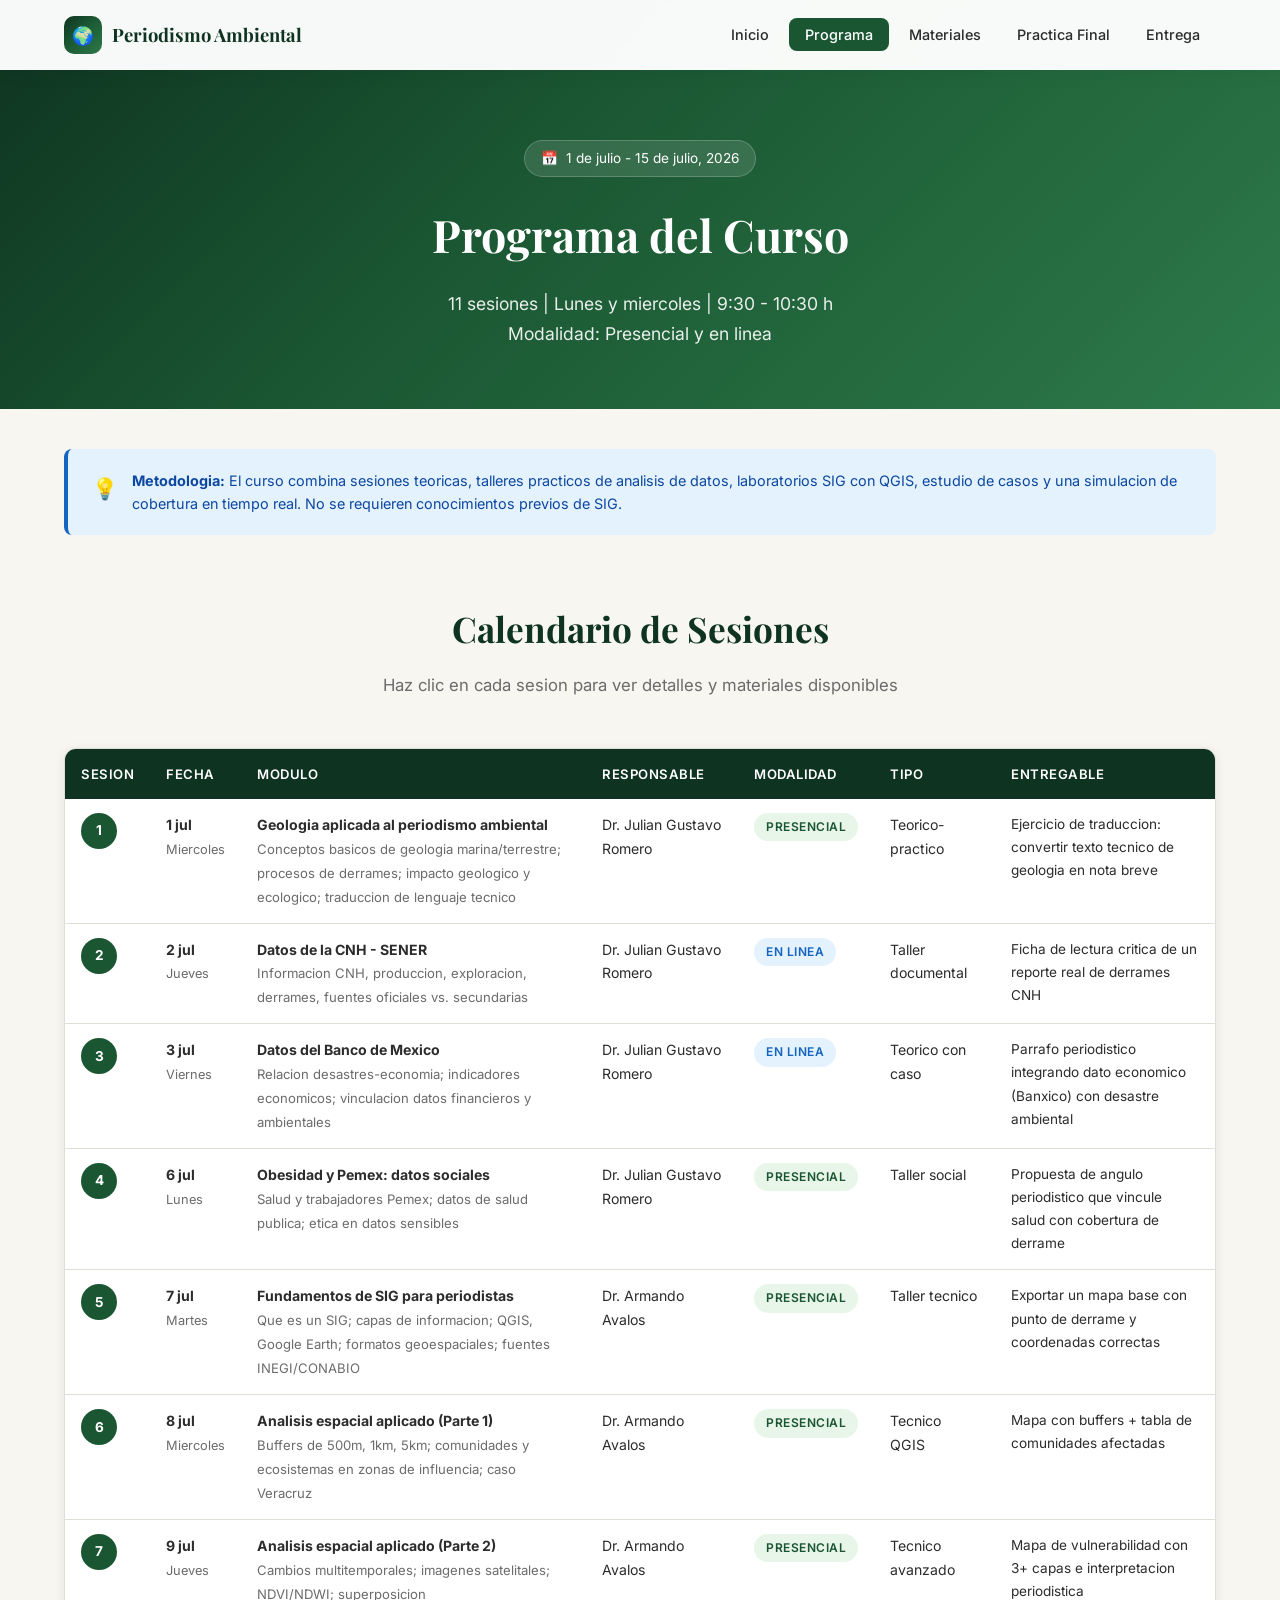
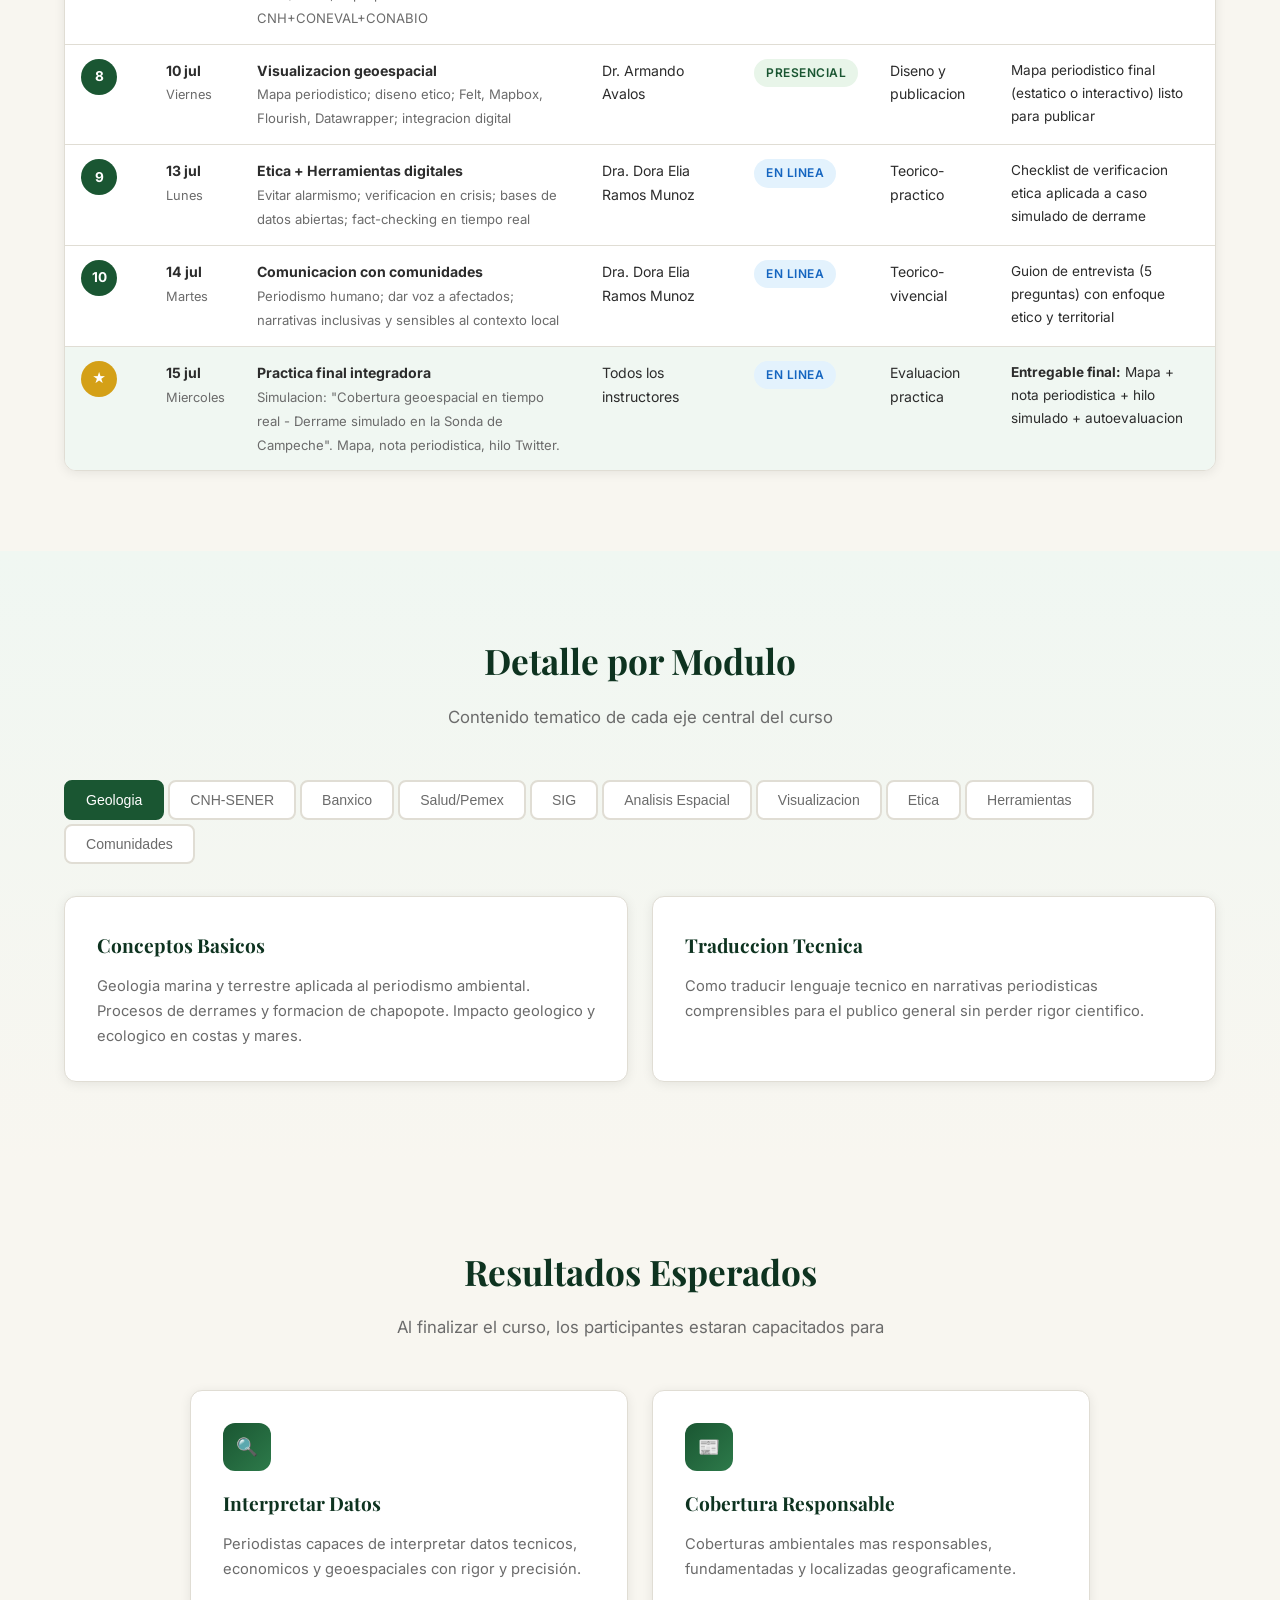
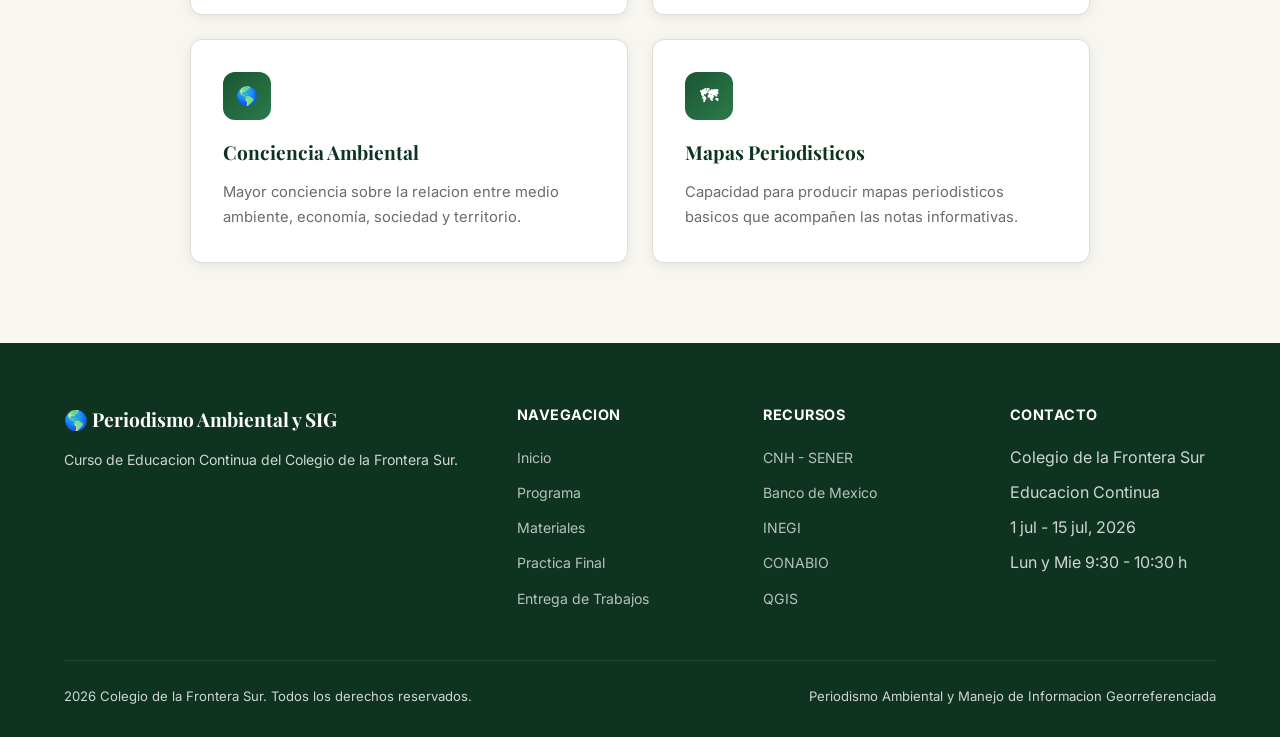
<file: programa.html>
<!DOCTYPE html>
<html lang="es">
<head>
  <meta charset="UTF-8">
  <meta name="viewport" content="width=device-width, initial-scale=1.0">
  <title>Programa - Periodismo Ambiental y SIG</title>
  <link rel="preconnect" href="https://fonts.googleapis.com">
  <link href="https://fonts.googleapis.com/css2?family=Inter:wght@400;500;600;700&family=Playfair+Display:wght@600;700&display=swap" rel="stylesheet">
  <link rel="stylesheet" href="css/style.css">
  <link rel="icon" href="data:image/svg+xml,<svg xmlns='http://www.w3.org/2000/svg' viewBox='0 0 100 100'><text y='.9em' font-size='90'>🌍</text></svg>">
</head>
<body>

  <!-- NAVBAR -->
  <nav class="navbar">
    <div class="container">
      <a href="index.html" class="navbar-brand">
        <span class="logo-icon">🌍</span>
        Periodismo Ambiental
      </a>
      <ul class="navbar-nav">
        <li><a href="index.html">Inicio</a></li>
        <li><a href="programa.html" class="active">Programa</a></li>
        <li><a href="materiales.html">Materiales</a></li>
        <li><a href="practica-final.html">Practica Final</a></li>
        <li><a href="entrega.html">Entrega</a></li>
      </ul>
      <button class="hamburger" aria-label="Menu">
        <span></span><span></span><span></span>
      </button>
    </div>
  </nav>

  <!-- HEADER -->
  <section style="padding: 140px 0 60px; background: var(--gradient-hero); color: white;">
    <div class="container" style="text-align:center;">
      <div class="hero-tag" style="display:inline-flex;margin-bottom:20px;background:rgba(255,255,255,0.12);border:1px solid rgba(255,255,255,0.2);padding:6px 16px;border-radius:30px;font-size:0.85rem;">
        <span>&#128197;</span> 1 de julio - 15 de julio, 2026
      </div>
      <h1 style="font-family:var(--font-display);font-size:2.8rem;margin-bottom:16px;">Programa del Curso</h1>
      <p style="opacity:0.9;font-size:1.1rem;max-width:650px;margin:0 auto;">
        11 sesiones | Lunes y miercoles | 9:30 - 10:30 h<br>
        Modalidad: Presencial y en linea
      </p>
    </div>
  </section>

  <!-- INFO BOX -->
  <section style="padding: 40px 0 0;">
    <div class="container">
      <div class="info-box info-box-info fade-in">
        <span class="box-icon">&#128161;</span>
        <div>
          <p><strong>Metodologia:</strong> El curso combina sesiones teoricas, talleres practicos de analisis de datos, laboratorios SIG con QGIS, estudio de casos y una simulacion de cobertura en tiempo real. No se requieren conocimientos previos de SIG.</p>
        </div>
      </div>
    </div>
  </section>

  <!-- PROGRAM TABLE -->
  <section class="section" style="padding-top: 40px;">
    <div class="container">
      <h2 class="section-title fade-in">Calendario de Sesiones</h2>
      <p class="section-subtitle fade-in">Haz clic en cada sesion para ver detalles y materiales disponibles</p>

      <div class="program-table-wrap fade-in">
        <table class="program-table">
          <thead>
            <tr>
              <th>Sesion</th>
              <th>Fecha</th>
              <th>Modulo</th>
              <th>Responsable</th>
              <th>Modalidad</th>
              <th>Tipo</th>
              <th>Entregable</th>
            </tr>
          </thead>
          <tbody>
            <tr>
              <td><div class="session-num">1</div></td>
              <td><strong>1 jul</strong><br><span style="color:var(--text-light);font-size:0.8rem;">Miercoles</span></td>
              <td><strong>Geologia aplicada al periodismo ambiental</strong><br><span style="color:var(--text-light);font-size:0.82rem;">Conceptos basicos de geologia marina/terrestre; procesos de derrames; impacto geologico y ecologico; traduccion de lenguaje tecnico</span></td>
              <td>Dr. Julian Gustavo Romero</td>
              <td><span class="badge badge-presencial">Presencial</span></td>
              <td>Teorico-practico</td>
              <td style="font-size:0.85rem;">Ejercicio de traduccion: convertir texto tecnico de geologia en nota breve</td>
            </tr>
            <tr>
              <td><div class="session-num">2</div></td>
              <td><strong>2 jul</strong><br><span style="color:var(--text-light);font-size:0.8rem;">Jueves</span></td>
              <td><strong>Datos de la CNH - SENER</strong><br><span style="color:var(--text-light);font-size:0.82rem;">Informacion CNH, produccion, exploracion, derrames, fuentes oficiales vs. secundarias</span></td>
              <td>Dr. Julian Gustavo Romero</td>
              <td><span class="badge badge-online">En linea</span></td>
              <td>Taller documental</td>
              <td style="font-size:0.85rem;">Ficha de lectura critica de un reporte real de derrames CNH</td>
            </tr>
            <tr>
              <td><div class="session-num">3</div></td>
              <td><strong>3 jul</strong><br><span style="color:var(--text-light);font-size:0.8rem;">Viernes</span></td>
              <td><strong>Datos del Banco de Mexico</strong><br><span style="color:var(--text-light);font-size:0.82rem;">Relacion desastres-economia; indicadores economicos; vinculacion datos financieros y ambientales</span></td>
              <td>Dr. Julian Gustavo Romero</td>
              <td><span class="badge badge-online">En linea</span></td>
              <td>Teorico con caso</td>
              <td style="font-size:0.85rem;">Parrafo periodistico integrando dato economico (Banxico) con desastre ambiental</td>
            </tr>
            <tr>
              <td><div class="session-num">4</div></td>
              <td><strong>6 jul</strong><br><span style="color:var(--text-light);font-size:0.8rem;">Lunes</span></td>
              <td><strong>Obesidad y Pemex: datos sociales</strong><br><span style="color:var(--text-light);font-size:0.82rem;">Salud y trabajadores Pemex; datos de salud publica; etica en datos sensibles</span></td>
              <td>Dr. Julian Gustavo Romero</td>
              <td><span class="badge badge-presencial">Presencial</span></td>
              <td>Taller social</td>
              <td style="font-size:0.85rem;">Propuesta de angulo periodistico que vincule salud con cobertura de derrame</td>
            </tr>
            <tr>
              <td><div class="session-num">5</div></td>
              <td><strong>7 jul</strong><br><span style="color:var(--text-light);font-size:0.8rem;">Martes</span></td>
              <td><strong>Fundamentos de SIG para periodistas</strong><br><span style="color:var(--text-light);font-size:0.82rem;">Que es un SIG; capas de informacion; QGIS, Google Earth; formatos geoespaciales; fuentes INEGI/CONABIO</span></td>
              <td>Dr. Armando Avalos</td>
              <td><span class="badge badge-presencial">Presencial</span></td>
              <td>Taller tecnico</td>
              <td style="font-size:0.85rem;">Exportar un mapa base con punto de derrame y coordenadas correctas</td>
            </tr>
            <tr>
              <td><div class="session-num">6</div></td>
              <td><strong>8 jul</strong><br><span style="color:var(--text-light);font-size:0.8rem;">Miercoles</span></td>
              <td><strong>Analisis espacial aplicado (Parte 1)</strong><br><span style="color:var(--text-light);font-size:0.82rem;">Buffers de 500m, 1km, 5km; comunidades y ecosistemas en zonas de influencia; caso Veracruz</span></td>
              <td>Dr. Armando Avalos</td>
              <td><span class="badge badge-presencial">Presencial</span></td>
              <td>Tecnico QGIS</td>
              <td style="font-size:0.85rem;">Mapa con buffers + tabla de comunidades afectadas</td>
            </tr>
            <tr>
              <td><div class="session-num">7</div></td>
              <td><strong>9 jul</strong><br><span style="color:var(--text-light);font-size:0.8rem;">Jueves</span></td>
              <td><strong>Analisis espacial aplicado (Parte 2)</strong><br><span style="color:var(--text-light);font-size:0.82rem;">Cambios multitemporales; imagenes satelitales; NDVI/NDWI; superposicion CNH+CONEVAL+CONABIO</span></td>
              <td>Dr. Armando Avalos</td>
              <td><span class="badge badge-presencial">Presencial</span></td>
              <td>Tecnico avanzado</td>
              <td style="font-size:0.85rem;">Mapa de vulnerabilidad con 3+ capas e interpretacion periodistica</td>
            </tr>
            <tr>
              <td><div class="session-num">8</div></td>
              <td><strong>10 jul</strong><br><span style="color:var(--text-light);font-size:0.8rem;">Viernes</span></td>
              <td><strong>Visualizacion geoespacial</strong><br><span style="color:var(--text-light);font-size:0.82rem;">Mapa periodistico; diseno etico; Felt, Mapbox, Flourish, Datawrapper; integracion digital</span></td>
              <td>Dr. Armando Avalos</td>
              <td><span class="badge badge-presencial">Presencial</span></td>
              <td>Diseno y publicacion</td>
              <td style="font-size:0.85rem;">Mapa periodistico final (estatico o interactivo) listo para publicar</td>
            </tr>
            <tr>
              <td><div class="session-num">9</div></td>
              <td><strong>13 jul</strong><br><span style="color:var(--text-light);font-size:0.8rem;">Lunes</span></td>
              <td><strong>Etica + Herramientas digitales</strong><br><span style="color:var(--text-light);font-size:0.82rem;">Evitar alarmismo; verificacion en crisis; bases de datos abiertas; fact-checking en tiempo real</span></td>
              <td>Dra. Dora Elia Ramos Munoz</td>
              <td><span class="badge badge-online">En linea</span></td>
              <td>Teorico-practico</td>
              <td style="font-size:0.85rem;">Checklist de verificacion etica aplicada a caso simulado de derrame</td>
            </tr>
            <tr>
              <td><div class="session-num">10</div></td>
              <td><strong>14 jul</strong><br><span style="color:var(--text-light);font-size:0.8rem;">Martes</span></td>
              <td><strong>Comunicacion con comunidades</strong><br><span style="color:var(--text-light);font-size:0.82rem;">Periodismo humano; dar voz a afectados; narrativas inclusivas y sensibles al contexto local</span></td>
              <td>Dra. Dora Elia Ramos Munoz</td>
              <td><span class="badge badge-online">En linea</span></td>
              <td>Teorico-vivencial</td>
              <td style="font-size:0.85rem;">Guion de entrevista (5 preguntas) con enfoque etico y territorial</td>
            </tr>
            <tr style="background: #f0f7f2;">
              <td><div class="session-num" style="background:var(--accent);">&#9733;</div></td>
              <td><strong>15 jul</strong><br><span style="color:var(--text-light);font-size:0.8rem;">Miercoles</span></td>
              <td><strong>Practica final integradora</strong><br><span style="color:var(--text-light);font-size:0.82rem;">Simulacion: "Cobertura geoespacial en tiempo real - Derrame simulado en la Sonda de Campeche". Mapa, nota periodistica, hilo Twitter.</span></td>
              <td>Todos los instructores</td>
              <td><span class="badge badge-online">En linea</span></td>
              <td>Evaluacion practica</td>
              <td style="font-size:0.85rem;"><strong>Entregable final:</strong> Mapa + nota periodistica + hilo simulado + autoevaluacion</td>
            </tr>
          </tbody>
        </table>
      </div>
    </div>
  </section>

  <!-- EJES DETALLE -->
  <section class="section" style="background: linear-gradient(180deg, #f0f7f2 0%, var(--bg) 100%);">
    <div class="container">
      <h2 class="section-title fade-in">Detalle por Modulo</h2>
      <p class="section-subtitle fade-in">Contenido tematico de cada eje central del curso</p>

      <div class="tabs">
        <button class="tab-btn active" data-tab="tab-geo">Geologia</button>
        <button class="tab-btn" data-tab="tab-cnh">CNH-SENER</button>
        <button class="tab-btn" data-tab="tab-banxico">Banxico</button>
        <button class="tab-btn" data-tab="tab-salud">Salud/Pemex</button>
        <button class="tab-btn" data-tab="tab-sig">SIG</button>
        <button class="tab-btn" data-tab="tab-espacial">Analisis Espacial</button>
        <button class="tab-btn" data-tab="tab-viz">Visualizacion</button>
        <button class="tab-btn" data-tab="tab-etica">Etica</button>
        <button class="tab-btn" data-tab="tab-herr">Herramientas</button>
        <button class="tab-btn" data-tab="tab-comun">Comunidades</button>
      </div>

      <div class="tab-panels">
        <div class="tab-content active" id="tab-geo">
          <div class="info-cards">
            <div class="info-card">
              <h3>Conceptos Basicos</h3>
              <p>Geologia marina y terrestre aplicada al periodismo ambiental. Procesos de derrames y formacion de chapopote. Impacto geologico y ecologico en costas y mares.</p>
            </div>
            <div class="info-card">
              <h3>Traduccion Tecnica</h3>
              <p>Como traducir lenguaje tecnico en narrativas periodisticas comprensibles para el publico general sin perder rigor cientifico.</p>
            </div>
          </div>
        </div>
        <div class="tab-content" id="tab-cnh">
          <div class="info-cards">
            <div class="info-card">
              <h3>Fuentes Oficiales</h3>
              <p>Que informacion ofrece la CNH y como interpretarla. Produccion, exploracion y derrames: lectura critica de reportes oficiales.</p>
            </div>
            <div class="info-card">
              <h3>Cobertura Responsable</h3>
              <p>Uso de fuentes oficiales vs. fuentes secundarias. Ejemplos de cobertura responsable con datos de hidrocarburos.</p>
            </div>
          </div>
        </div>
        <div class="tab-content" id="tab-banxico">
          <div class="info-cards">
            <div class="info-card">
              <h3>Indicadores Economicos</h3>
              <p>Relacion entre desastres ambientales y economia nacional. Inflacion, tipo de cambio, impacto en exportaciones.</p>
            </div>
            <div class="info-card">
              <h3>Narrativas Economicas</h3>
              <p>Como vincular datos financieros con consecuencias ambientales. Narrativas economicas en el periodismo ambiental.</p>
            </div>
          </div>
        </div>
        <div class="tab-content" id="tab-salud">
          <div class="info-cards">
            <div class="info-card">
              <h3>Salud y Trabajo</h3>
              <p>Estudios sobre salud y trabajadores de Pemex. Integracion de datos de salud publica en coberturas ambientales.</p>
            </div>
            <div class="info-card">
              <h3>Etica en Datos</h3>
              <p>Relacion entre condiciones laborales, salud y desastres. Etica en el manejo de datos sensibles.</p>
            </div>
          </div>
        </div>
        <div class="tab-content" id="tab-sig">
          <div class="info-cards">
            <div class="info-card">
              <h3>Fundamentos SIG</h3>
              <p>Definicion: capas de informacion (puntos, lineas, poligonos) sobre un mapa base. Software gratuito vs. privativo (QGIS, Google Earth Pro, ArcGIS Online).</p>
            </div>
            <div class="info-card">
              <h3>Datos Geoespaciales</h3>
              <p>Formatos: Shapefile, GeoJSON, KML, CSV con coordenadas. Fuentes: INEGI, CONABIO, SEDATU. Proyeccion cartografica basica.</p>
            </div>
          </div>
        </div>
        <div class="tab-content" id="tab-espacial">
          <div class="info-cards">
            <div class="info-card">
              <h3>Buffers y Proximidad</h3>
              <p>Creacion de buffers de 500m, 1km, 5km. Identificacion de comunidades, cuerpos de agua y ecosistemas protegidos en zonas de influencia.</p>
            </div>
            <div class="info-card">
              <h3>Cambios Multitemporales</h3>
              <p>Comparacion de imagenes satelitales (Landsat, Sentinel-2). Indices espectrales NDVI y NDWI. Superposicion de capas CNH + CONEVAL + CONABIO.</p>
            </div>
          </div>
        </div>
        <div class="tab-content" id="tab-viz">
          <div class="info-cards">
            <div class="info-card">
              <h3>Mapa Periodistico</h3>
              <p>Elementos indispensables: titulo, fuente, fecha, leyenda accesible, escala. Diseno para redes sociales vs. impreso.</p>
            </div>
            <div class="info-card">
              <h3>Herramientas</h3>
              <p>Felt y Mapbox Studio: mapas interactivos. Flourish y Datawrapper: mapas de coropletas. Integracion en WordPress y redes sociales.</p>
            </div>
          </div>
        </div>
        <div class="tab-content" id="tab-etica">
          <div class="info-cards">
            <div class="info-card">
              <h3>Principios Eticos</h3>
              <p>Evitar alarmismo y desinformacion. Verificacion de fuentes en situaciones de crisis. Balance entre urgencia informativa y rigor cientifico.</p>
            </div>
          </div>
        </div>
        <div class="tab-content" id="tab-herr">
          <div class="info-cards">
            <div class="info-card">
              <h3>Datos Abiertos</h3>
              <p>Uso de bases de datos abiertas: INEGI, SEMARNAT, CONABIO. Visualizacion de datos ambientales y economicos.</p>
            </div>
            <div class="info-card">
              <h3>Fact-Checking</h3>
              <p>Tecnicas de verificacion en tiempo real. Herramientas digitales para periodistas investigadores.</p>
            </div>
          </div>
        </div>
        <div class="tab-content" id="tab-comun">
          <div class="info-cards">
            <div class="info-card">
              <h3>Enfoque Humano</h3>
              <p>Como dar voz a pescadores, habitantes costeros y trabajadores. Periodismo con enfoque humano y social.</p>
            </div>
            <div class="info-card">
              <h3>Narrativas Inclusivas</h3>
              <p>Narrativas inclusivas y sensibles al contexto local. Respeto por comunidades vulnerables.</p>
            </div>
          </div>
        </div>
      </div>
    </div>
  </section>

  <!-- RESULTADOS -->
  <section class="section">
    <div class="container">
      <h2 class="section-title fade-in">Resultados Esperados</h2>
      <p class="section-subtitle fade-in">Al finalizar el curso, los participantes estaran capacitados para</p>

      <div class="info-cards" style="max-width: 900px; margin: 0 auto;">
        <div class="info-card fade-in">
          <div class="card-number">&#128269;</div>
          <h3>Interpretar Datos</h3>
          <p>Periodistas capaces de interpretar datos tecnicos, economicos y geoespaciales con rigor y precisión.</p>
        </div>
        <div class="info-card fade-in">
          <div class="card-number">&#128240;</div>
          <h3>Cobertura Responsable</h3>
          <p>Coberturas ambientales mas responsables, fundamentadas y localizadas geograficamente.</p>
        </div>
        <div class="info-card fade-in">
          <div class="card-number">&#127758;</div>
          <h3>Conciencia Ambiental</h3>
          <p>Mayor conciencia sobre la relacion entre medio ambiente, economía, sociedad y territorio.</p>
        </div>
        <div class="info-card fade-in">
          <div class="card-number">&#128506;</div>
          <h3>Mapas Periodisticos</h3>
          <p>Capacidad para producir mapas periodisticos basicos que acompañen las notas informativas.</p>
        </div>
      </div>
    </div>
  </section>

  <!-- FOOTER -->
  <footer class="footer">
    <div class="container">
      <div class="footer-grid">
        <div class="footer-brand">
          <h3>&#127758; Periodismo Ambiental y SIG</h3>
          <p>Curso de Educacion Continua del Colegio de la Frontera Sur.</p>
        </div>
        <div>
          <h4>Navegacion</h4>
          <ul>
            <li><a href="index.html">Inicio</a></li>
            <li><a href="programa.html">Programa</a></li>
            <li><a href="materiales.html">Materiales</a></li>
            <li><a href="practica-final.html">Practica Final</a></li>
            <li><a href="entrega.html">Entrega de Trabajos</a></li>
          </ul>
        </div>
        <div>
          <h4>Recursos</h4>
          <ul>
            <li><a href="https://www.gob.mx/cnh" target="_blank">CNH - SENER</a></li>
            <li><a href="https://www.banxico.org.mx" target="_blank">Banco de Mexico</a></li>
            <li><a href="https://www.inegi.org.mx" target="_blank">INEGI</a></li>
            <li><a href="https://www.conabio.gob.mx" target="_blank">CONABIO</a></li>
            <li><a href="https://qgis.org" target="_blank">QGIS</a></li>
          </ul>
        </div>
        <div>
          <h4>Contacto</h4>
          <ul>
            <li>Colegio de la Frontera Sur</li>
            <li>Educacion Continua</li>
            <li>1 jul - 15 jul, 2026</li>
            <li>Lun y Mie 9:30 - 10:30 h</li>
          </ul>
        </div>
      </div>
      <div class="footer-bottom">
        <span>2026 Colegio de la Frontera Sur. Todos los derechos reservados.</span>
        <span>Periodismo Ambiental y Manejo de Informacion Georreferenciada</span>
      </div>
    </div>
  </footer>

  <script src="js/main.js"></script>
</body>
</html>
</file>
<file: css/style.css>
/* ===== VARIABLES ===== */
:root {
  --primary: #1a5632;
  --primary-light: #2d7a4a;
  --primary-dark: #0e3320;
  --accent: #d4a017;
  --accent-light: #f0c844;
  --bg: #f8f6f0;
  --bg-card: #ffffff;
  --text: #2c2c2c;
  --text-light: #6b6b6b;
  --text-inverse: #ffffff;
  --border: #e0ddd4;
  --shadow: 0 2px 12px rgba(0,0,0,0.08);
  --shadow-hover: 0 8px 30px rgba(0,0,0,0.15);
  --radius: 12px;
  --radius-sm: 8px;
  --transition: all 0.3s ease;
  --font-main: 'Inter', 'Segoe UI', sans-serif;
  --font-display: 'Playfair Display', Georgia, serif;
  --gradient-hero: linear-gradient(135deg, #0e3320 0%, #1a5632 40%, #2d7a4a 100%);
  --gradient-accent: linear-gradient(135deg, #d4a017 0%, #f0c844 100%);
}

/* ===== RESET & BASE ===== */
*, *::before, *::after { box-sizing: border-box; margin: 0; padding: 0; }

html {
  scroll-behavior: smooth;
  font-size: 16px;
}

body {
  font-family: var(--font-main);
  color: var(--text);
  background: var(--bg);
  line-height: 1.7;
  overflow-x: hidden;
}

a { color: var(--primary); text-decoration: none; transition: var(--transition); }
a:hover { color: var(--accent); }

img { max-width: 100%; height: auto; }

/* ===== UTILITIES ===== */
.container {
  max-width: 1200px;
  margin: 0 auto;
  padding: 0 24px;
}

.section {
  padding: 80px 0;
}

.section-title {
  font-family: var(--font-display);
  font-size: 2.2rem;
  color: var(--primary-dark);
  text-align: center;
  margin-bottom: 12px;
}

.section-subtitle {
  text-align: center;
  color: var(--text-light);
  font-size: 1.05rem;
  margin-bottom: 48px;
  max-width: 650px;
  margin-left: auto;
  margin-right: auto;
}

.badge {
  display: inline-block;
  padding: 4px 12px;
  border-radius: 20px;
  font-size: 0.75rem;
  font-weight: 600;
  text-transform: uppercase;
  letter-spacing: 0.5px;
}

.badge-presencial { background: #e8f5e9; color: var(--primary); }
.badge-online { background: #e3f2fd; color: #1565c0; }
.badge-hybrid { background: #fff3e0; color: #e65100; }
.badge-urgent { background: #fce4ec; color: #c62828; }

/* ===== NAVBAR ===== */
.navbar {
  position: fixed;
  top: 0;
  left: 0;
  width: 100%;
  z-index: 1000;
  background: rgba(255,255,255,0.97);
  backdrop-filter: blur(12px);
  box-shadow: 0 1px 20px rgba(0,0,0,0.06);
  transition: var(--transition);
}

.navbar .container {
  display: flex;
  align-items: center;
  justify-content: space-between;
  height: 70px;
}

.navbar-brand {
  display: flex;
  align-items: center;
  gap: 10px;
  font-family: var(--font-display);
  font-size: 1.15rem;
  font-weight: 700;
  color: var(--primary-dark);
}

.navbar-brand .logo-icon {
  width: 38px;
  height: 38px;
  background: var(--gradient-hero);
  border-radius: 10px;
  display: flex;
  align-items: center;
  justify-content: center;
  color: white;
  font-size: 1.1rem;
}

.navbar-nav {
  display: flex;
  list-style: none;
  gap: 4px;
}

.navbar-nav a {
  padding: 8px 16px;
  border-radius: var(--radius-sm);
  font-size: 0.9rem;
  font-weight: 500;
  color: var(--text);
  transition: var(--transition);
}

.navbar-nav a:hover,
.navbar-nav a.active {
  background: var(--primary);
  color: var(--text-inverse);
}

.hamburger {
  display: none;
  flex-direction: column;
  gap: 5px;
  cursor: pointer;
  background: none;
  border: none;
  padding: 4px;
}

.hamburger span {
  width: 26px;
  height: 2.5px;
  background: var(--text);
  border-radius: 2px;
  transition: var(--transition);
}

/* ===== HERO ===== */
.hero {
  position: relative;
  min-height: 100vh;
  display: flex;
  align-items: center;
  background: var(--gradient-hero);
  overflow: hidden;
}

.hero::before {
  content: '';
  position: absolute;
  inset: 0;
  background:
    radial-gradient(circle at 20% 80%, rgba(212,160,23,0.15) 0%, transparent 50%),
    radial-gradient(circle at 80% 20%, rgba(255,255,255,0.05) 0%, transparent 50%);
}

.hero-particles {
  position: absolute;
  inset: 0;
  overflow: hidden;
}

.hero-particles .particle {
  position: absolute;
  border-radius: 50%;
  background: rgba(255,255,255,0.06);
  animation: float linear infinite;
}

@keyframes float {
  0% { transform: translateY(100vh) rotate(0deg); opacity: 0; }
  10% { opacity: 1; }
  90% { opacity: 1; }
  100% { transform: translateY(-10vh) rotate(720deg); opacity: 0; }
}

.hero .container {
  position: relative;
  z-index: 2;
  display: grid;
  grid-template-columns: 1fr 1fr;
  gap: 60px;
  align-items: center;
  padding-top: 100px;
  padding-bottom: 60px;
}

.hero-content { color: var(--text-inverse); }

.hero-tag {
  display: inline-flex;
  align-items: center;
  gap: 8px;
  background: rgba(255,255,255,0.12);
  border: 1px solid rgba(255,255,255,0.2);
  padding: 6px 16px;
  border-radius: 30px;
  font-size: 0.85rem;
  margin-bottom: 24px;
  backdrop-filter: blur(8px);
}

.hero-content h1 {
  font-family: var(--font-display);
  font-size: 3.2rem;
  line-height: 1.15;
  margin-bottom: 20px;
  font-weight: 700;
}

.hero-content h1 .highlight {
  color: var(--accent-light);
  position: relative;
}

.hero-content p {
  font-size: 1.15rem;
  opacity: 0.9;
  margin-bottom: 36px;
  max-width: 520px;
  line-height: 1.8;
}

.hero-actions {
  display: flex;
  gap: 16px;
  flex-wrap: wrap;
}

.hero-stats {
  display: grid;
  grid-template-columns: repeat(3, 1fr);
  gap: 20px;
  margin-top: 48px;
}

.hero-stat {
  background: rgba(255,255,255,0.1);
  border: 1px solid rgba(255,255,255,0.15);
  border-radius: var(--radius);
  padding: 20px;
  text-align: center;
  backdrop-filter: blur(8px);
}

.hero-stat .number {
  font-family: var(--font-display);
  font-size: 2rem;
  font-weight: 700;
  color: var(--accent-light);
}

.hero-stat .label {
  font-size: 0.8rem;
  opacity: 0.8;
  margin-top: 4px;
}

.hero-visual {
  position: relative;
  display: flex;
  justify-content: center;
}

.hero-card-stack {
  position: relative;
  width: 100%;
  max-width: 480px;
  height: 400px;
}

.hero-card {
  position: absolute;
  background: rgba(255,255,255,0.12);
  backdrop-filter: blur(16px);
  border: 1px solid rgba(255,255,255,0.2);
  border-radius: var(--radius);
  padding: 24px;
  color: white;
  transition: var(--transition);
}

.hero-card:hover {
  transform: translateY(-4px);
  background: rgba(255,255,255,0.18);
}

.hero-card-1 {
  top: 0; left: 0;
  width: 280px;
}

.hero-card-2 {
  top: 60px; right: 0;
  width: 260px;
}

.hero-card-3 {
  bottom: 0; left: 40px;
  width: 300px;
}

.hero-card .card-icon {
  font-size: 2rem;
  margin-bottom: 12px;
}

.hero-card h3 {
  font-size: 1rem;
  margin-bottom: 8px;
}

.hero-card p {
  font-size: 0.85rem;
  opacity: 0.85;
  line-height: 1.5;
}

/* ===== BUTTONS ===== */
.btn {
  display: inline-flex;
  align-items: center;
  gap: 8px;
  padding: 14px 28px;
  border-radius: var(--radius-sm);
  font-size: 0.95rem;
  font-weight: 600;
  border: none;
  cursor: pointer;
  transition: var(--transition);
  text-decoration: none;
}

.btn-primary {
  background: var(--accent);
  color: var(--primary-dark);
}

.btn-primary:hover {
  background: var(--accent-light);
  color: var(--primary-dark);
  transform: translateY(-2px);
  box-shadow: 0 6px 20px rgba(212,160,23,0.4);
}

.btn-outline {
  background: transparent;
  color: white;
  border: 2px solid rgba(255,255,255,0.4);
}

.btn-outline:hover {
  background: rgba(255,255,255,0.1);
  color: white;
  border-color: white;
}

.btn-secondary {
  background: var(--primary);
  color: white;
}

.btn-secondary:hover {
  background: var(--primary-light);
  color: white;
  transform: translateY(-2px);
}

.btn-sm {
  padding: 10px 20px;
  font-size: 0.85rem;
}

.btn-icon {
  width: 44px;
  height: 44px;
  padding: 0;
  display: flex;
  align-items: center;
  justify-content: center;
  border-radius: 50%;
}

/* ===== INFO CARDS (OBJETIVO / EJES) ===== */
.info-cards {
  display: grid;
  grid-template-columns: repeat(auto-fit, minmax(340px, 1fr));
  gap: 24px;
}

.info-card {
  background: var(--bg-card);
  border-radius: var(--radius);
  padding: 32px;
  box-shadow: var(--shadow);
  border: 1px solid var(--border);
  transition: var(--transition);
  position: relative;
  overflow: hidden;
}

.info-card::before {
  content: '';
  position: absolute;
  top: 0;
  left: 0;
  right: 0;
  height: 4px;
  background: var(--gradient-hero);
  transform: scaleX(0);
  transition: var(--transition);
}

.info-card:hover {
  box-shadow: var(--shadow-hover);
  transform: translateY(-4px);
}

.info-card:hover::before {
  transform: scaleX(1);
}

.info-card .card-number {
  width: 48px;
  height: 48px;
  border-radius: 12px;
  background: linear-gradient(135deg, var(--primary), var(--primary-light));
  color: white;
  display: flex;
  align-items: center;
  justify-content: center;
  font-weight: 700;
  font-size: 1.1rem;
  margin-bottom: 16px;
}

.info-card h3 {
  font-family: var(--font-display);
  font-size: 1.2rem;
  color: var(--primary-dark);
  margin-bottom: 12px;
}

.info-card p {
  color: var(--text-light);
  font-size: 0.92rem;
  line-height: 1.7;
}

/* ===== SCHEDULE / PROGRAMA ===== */
.program-table-wrap {
  overflow-x: auto;
  border-radius: var(--radius);
  box-shadow: var(--shadow);
  background: var(--bg-card);
  border: 1px solid var(--border);
}

.program-table {
  width: 100%;
  border-collapse: collapse;
  font-size: 0.88rem;
}

.program-table thead {
  background: var(--primary-dark);
  color: white;
}

.program-table th {
  padding: 14px 16px;
  text-align: left;
  font-weight: 600;
  font-size: 0.82rem;
  text-transform: uppercase;
  letter-spacing: 0.5px;
  white-space: nowrap;
}

.program-table td {
  padding: 14px 16px;
  border-bottom: 1px solid var(--border);
  vertical-align: top;
}

.program-table tbody tr {
  transition: var(--transition);
}

.program-table tbody tr:hover {
  background: #f0f7f2;
}

.program-table tbody tr:last-child td {
  border-bottom: none;
}

.session-num {
  width: 36px;
  height: 36px;
  border-radius: 50%;
  background: var(--primary);
  color: white;
  display: flex;
  align-items: center;
  justify-content: center;
  font-weight: 700;
  font-size: 0.85rem;
}

/* ===== MATERIALS ===== */
.materials-grid {
  display: grid;
  grid-template-columns: repeat(auto-fill, minmax(350px, 1fr));
  gap: 24px;
}

.material-card {
  background: var(--bg-card);
  border-radius: var(--radius);
  overflow: hidden;
  box-shadow: var(--shadow);
  border: 1px solid var(--border);
  transition: var(--transition);
}

.material-card:hover {
  box-shadow: var(--shadow-hover);
  transform: translateY(-4px);
}

.material-card-header {
  padding: 20px 24px;
  background: linear-gradient(135deg, var(--primary), var(--primary-light));
  color: white;
  display: flex;
  align-items: center;
  gap: 14px;
}

.material-card-header .session-icon {
  width: 48px;
  height: 48px;
  border-radius: 12px;
  background: rgba(255,255,255,0.2);
  display: flex;
  align-items: center;
  justify-content: center;
  font-size: 1.3rem;
  flex-shrink: 0;
}

.material-card-header h3 {
  font-size: 1rem;
  font-weight: 600;
}

.material-card-header .session-meta {
  font-size: 0.78rem;
  opacity: 0.85;
  margin-top: 2px;
}

.material-card-body {
  padding: 20px 24px;
}

.material-list {
  list-style: none;
}

.material-list li {
  display: flex;
  align-items: center;
  gap: 10px;
  padding: 8px 0;
  border-bottom: 1px solid var(--border);
  font-size: 0.88rem;
}

.material-list li:last-child { border-bottom: none; }

.material-list li .file-icon {
  width: 32px;
  height: 32px;
  border-radius: 6px;
  display: flex;
  align-items: center;
  justify-content: center;
  font-size: 0.75rem;
  flex-shrink: 0;
}

.file-pdf { background: #fce4ec; color: #c62828; }
.file-zip { background: #e8eaf6; color: #283593; }
.file-geo { background: #e0f2f1; color: #00695c; }
.file-img { background: #fff3e0; color: #e65100; }

.material-card-footer {
  padding: 16px 24px;
  border-top: 1px solid var(--border);
  display: flex;
  gap: 10px;
}

.material-card-footer .btn {
  flex: 1;
  justify-content: center;
}

/* ===== FINAL PROJECT ===== */
.project-hero {
  background: var(--gradient-hero);
  color: white;
  padding: 80px 0;
  position: relative;
  overflow: hidden;
}

.project-hero::before {
  content: '';
  position: absolute;
  inset: 0;
  background: url("data:image/svg+xml,%3Csvg width='60' height='60' viewBox='0 0 60 60' xmlns='http://www.w3.org/2000/svg'%3E%3Cg fill='none' fill-rule='evenodd'%3E%3Cg fill='%23ffffff' fill-opacity='0.03'%3E%3Cpath d='M36 34v-4h-2v4h-4v2h4v4h2v-4h4v-2h-4zm0-30V0h-2v4h-4v2h4v4h2V6h4V4h-4zM6 34v-4H4v4H0v2h4v4h2v-4h4v-2H6zM6 4V0H4v4H0v2h4v4h2V6h4V4H6z'/%3E%3C/g%3E%3C/g%3E%3C/svg%3E");
}

.project-hero .container {
  position: relative;
  z-index: 2;
}

.project-timeline {
  position: relative;
  padding: 40px 0;
}

.project-timeline::before {
  content: '';
  position: absolute;
  left: 50%;
  top: 0;
  bottom: 0;
  width: 3px;
  background: var(--border);
  transform: translateX(-50%);
}

.timeline-item {
  position: relative;
  width: 45%;
  padding: 24px;
  background: var(--bg-card);
  border-radius: var(--radius);
  box-shadow: var(--shadow);
  border: 1px solid var(--border);
  margin-bottom: 32px;
  transition: var(--transition);
}

.timeline-item:hover {
  box-shadow: var(--shadow-hover);
  transform: translateY(-2px);
}

.timeline-item:nth-child(odd) { margin-left: 5%; }
.timeline-item:nth-child(even) { margin-left: 50%; }

.timeline-item::before {
  content: '';
  position: absolute;
  top: 30px;
  width: 16px;
  height: 16px;
  border-radius: 50%;
  background: var(--primary);
  border: 3px solid white;
  box-shadow: 0 0 0 3px var(--primary);
}

.timeline-item:nth-child(odd)::before { right: -38px; }
.timeline-item:nth-child(even)::before { left: -38px; }

.timeline-item .weight {
  display: inline-block;
  padding: 3px 10px;
  border-radius: 12px;
  font-size: 0.75rem;
  font-weight: 700;
  margin-bottom: 10px;
}

.timeline-item h3 {
  font-family: var(--font-display);
  font-size: 1.1rem;
  color: var(--primary-dark);
  margin-bottom: 8px;
}

.timeline-item p {
  font-size: 0.9rem;
  color: var(--text-light);
  line-height: 1.6;
}

/* ===== SUBMISSION FORM ===== */
.form-section {
  background: var(--bg-card);
  border-radius: var(--radius);
  padding: 48px;
  box-shadow: var(--shadow);
  border: 1px solid var(--border);
  max-width: 800px;
  margin: 0 auto;
}

.form-group {
  margin-bottom: 24px;
}

.form-group label {
  display: block;
  font-weight: 600;
  margin-bottom: 8px;
  font-size: 0.9rem;
  color: var(--text);
}

.form-group label .required {
  color: #c62828;
}

.form-control {
  width: 100%;
  padding: 12px 16px;
  border: 2px solid var(--border);
  border-radius: var(--radius-sm);
  font-family: var(--font-main);
  font-size: 0.92rem;
  transition: var(--transition);
  background: var(--bg);
}

.form-control:focus {
  outline: none;
  border-color: var(--primary);
  background: white;
  box-shadow: 0 0 0 4px rgba(26,86,50,0.1);
}

textarea.form-control {
  min-height: 120px;
  resize: vertical;
}

.file-upload {
  border: 2px dashed var(--border);
  border-radius: var(--radius);
  padding: 40px;
  text-align: center;
  cursor: pointer;
  transition: var(--transition);
  background: var(--bg);
}

.file-upload:hover {
  border-color: var(--primary);
  background: #f0f7f2;
}

.file-upload .upload-icon {
  font-size: 2.5rem;
  margin-bottom: 12px;
}

.file-upload p {
  color: var(--text-light);
  font-size: 0.9rem;
}

.file-upload .file-types {
  font-size: 0.78rem;
  color: var(--text-light);
  margin-top: 8px;
}

/* ===== INSTRUCTORS ===== */
.instructors-grid {
  display: grid;
  grid-template-columns: repeat(auto-fit, minmax(300px, 1fr));
  gap: 32px;
}

.instructor-card {
  background: var(--bg-card);
  border-radius: var(--radius);
  overflow: hidden;
  box-shadow: var(--shadow);
  border: 1px solid var(--border);
  text-align: center;
  transition: var(--transition);
}

.instructor-card:hover {
  box-shadow: var(--shadow-hover);
  transform: translateY(-4px);
}

.instructor-avatar {
  width: 100px;
  height: 100px;
  border-radius: 50%;
  margin: 32px auto 16px;
  background: var(--gradient-hero);
  display: flex;
  align-items: center;
  justify-content: center;
  color: white;
  font-size: 2.2rem;
  font-weight: 700;
  font-family: var(--font-display);
}

.instructor-card h3 {
  font-family: var(--font-display);
  font-size: 1.15rem;
  color: var(--primary-dark);
  margin-bottom: 4px;
}

.instructor-card .role {
  color: var(--accent);
  font-size: 0.85rem;
  font-weight: 600;
  margin-bottom: 16px;
}

.instructor-card p {
  padding: 0 24px 24px;
  color: var(--text-light);
  font-size: 0.88rem;
  line-height: 1.6;
}

/* ===== RUBRIC TABLE ===== */
.rubric-table {
  width: 100%;
  border-collapse: collapse;
  font-size: 0.85rem;
  background: var(--bg-card);
  border-radius: var(--radius);
  overflow: hidden;
  box-shadow: var(--shadow);
}

.rubric-table th {
  background: var(--primary);
  color: white;
  padding: 14px 16px;
  text-align: left;
  font-weight: 600;
}

.rubric-table td {
  padding: 14px 16px;
  border-bottom: 1px solid var(--border);
  vertical-align: top;
}

.rubric-table tbody tr:hover {
  background: #f0f7f2;
}

/* ===== GALLERY / IMAGE GRID ===== */
.gallery-grid {
  display: grid;
  grid-template-columns: repeat(auto-fill, minmax(280px, 1fr));
  gap: 16px;
}

.gallery-item {
  position: relative;
  border-radius: var(--radius);
  overflow: hidden;
  aspect-ratio: 16/10;
  background: var(--border);
}

.gallery-item img {
  width: 100%;
  height: 100%;
  object-fit: cover;
  transition: transform 0.5s ease;
}

.gallery-item:hover img {
  transform: scale(1.05);
}

.gallery-item .gallery-overlay {
  position: absolute;
  inset: 0;
  background: linear-gradient(to top, rgba(0,0,0,0.7) 0%, transparent 60%);
  display: flex;
  align-items: flex-end;
  padding: 20px;
  color: white;
  opacity: 0;
  transition: var(--transition);
}

.gallery-item:hover .gallery-overlay {
  opacity: 1;
}

.gallery-overlay h4 {
  font-size: 0.95rem;
  font-weight: 600;
}

.gallery-overlay p {
  font-size: 0.8rem;
  opacity: 0.85;
}

/* ===== FOOTER ===== */
.footer {
  background: var(--primary-dark);
  color: rgba(255,255,255,0.8);
  padding: 60px 0 30px;
}

.footer-grid {
  display: grid;
  grid-template-columns: 2fr 1fr 1fr 1fr;
  gap: 40px;
  margin-bottom: 40px;
}

.footer-brand h3 {
  font-family: var(--font-display);
  font-size: 1.2rem;
  color: white;
  margin-bottom: 12px;
}

.footer-brand p {
  font-size: 0.88rem;
  line-height: 1.7;
}

.footer h4 {
  color: white;
  font-size: 0.9rem;
  margin-bottom: 16px;
  text-transform: uppercase;
  letter-spacing: 0.5px;
}

.footer ul {
  list-style: none;
}

.footer ul li {
  margin-bottom: 8px;
}

.footer ul a {
  color: rgba(255,255,255,0.7);
  font-size: 0.88rem;
  transition: var(--transition);
}

.footer ul a:hover {
  color: var(--accent-light);
}

.footer-bottom {
  border-top: 1px solid rgba(255,255,255,0.1);
  padding-top: 24px;
  display: flex;
  justify-content: space-between;
  align-items: center;
  font-size: 0.82rem;
}

.footer-bottom a {
  color: var(--accent-light);
}

/* ===== TABS ===== */
.tabs {
  display: flex;
  gap: 4px;
  margin-bottom: 32px;
  flex-wrap: wrap;
}

.tab-btn {
  padding: 10px 20px;
  border: 2px solid var(--border);
  border-radius: var(--radius-sm);
  background: var(--bg-card);
  font-size: 0.88rem;
  font-weight: 500;
  cursor: pointer;
  transition: var(--transition);
  color: var(--text-light);
}

.tab-btn.active,
.tab-btn:hover {
  border-color: var(--primary);
  background: var(--primary);
  color: white;
}

.tab-content { display: none; }
.tab-content.active { display: block; }

/* ===== PROGRESS BAR ===== */
.progress-section {
  background: var(--bg-card);
  border-radius: var(--radius);
  padding: 32px;
  box-shadow: var(--shadow);
  border: 1px solid var(--border);
  margin-bottom: 32px;
}

.progress-bar-wrap {
  height: 8px;
  background: var(--border);
  border-radius: 4px;
  overflow: hidden;
  margin-top: 12px;
}

.progress-bar-fill {
  height: 100%;
  background: var(--gradient-hero);
  border-radius: 4px;
  transition: width 1s ease;
}

/* ===== MAP PLACEHOLDER ===== */
.map-placeholder {
  background: var(--bg-card);
  border-radius: var(--radius);
  border: 2px dashed var(--border);
  padding: 60px 20px;
  text-align: center;
  color: var(--text-light);
}

.map-placeholder .map-icon {
  font-size: 3rem;
  margin-bottom: 16px;
  opacity: 0.5;
}

/* ===== RESPONSIVE ===== */
@media (max-width: 1024px) {
  .hero .container {
    grid-template-columns: 1fr;
    text-align: center;
  }

  .hero-content p { margin-left: auto; margin-right: auto; }
  .hero-actions { justify-content: center; }
  .hero-stats { max-width: 500px; margin-left: auto; margin-right: auto; }
  .hero-visual { display: none; }
  .hero-content h1 { font-size: 2.5rem; }

  .footer-grid {
    grid-template-columns: 1fr 1fr;
  }

  .project-timeline::before { left: 30px; }
  .timeline-item { width: calc(100% - 60px); margin-left: 60px !important; }
  .timeline-item::before { left: -45px !important; right: auto !important; }
}

@media (max-width: 768px) {
  .navbar-nav { display: none; }
  .hamburger { display: flex; }

  .navbar-nav.open {
    display: flex;
    flex-direction: column;
    position: absolute;
    top: 70px;
    left: 0;
    right: 0;
    background: white;
    padding: 16px;
    box-shadow: 0 4px 20px rgba(0,0,0,0.1);
  }

  .hero-content h1 { font-size: 2rem; }
  .section-title { font-size: 1.8rem; }
  .section { padding: 48px 0; }

  .info-cards { grid-template-columns: 1fr; }
  .materials-grid { grid-template-columns: 1fr; }
  .instructors-grid { grid-template-columns: 1fr; }

  .form-section { padding: 24px; }

  .footer-grid { grid-template-columns: 1fr; }

  .footer-bottom {
    flex-direction: column;
    gap: 12px;
    text-align: center;
  }
}

/* ===== ANIMATIONS ===== */
.fade-in {
  opacity: 0;
  transform: translateY(20px);
  transition: opacity 0.6s ease, transform 0.6s ease;
}

.fade-in.visible {
  opacity: 1;
  transform: translateY(0);
}

/* ===== SCROLLBAR ===== */
::-webkit-scrollbar { width: 8px; }
::-webkit-scrollbar-track { background: var(--bg); }
::-webkit-scrollbar-thumb { background: var(--primary-light); border-radius: 4px; }
::-webkit-scrollbar-thumb:hover { background: var(--primary); }

/* ===== MODAL ===== */
.modal-overlay {
  display: none;
  position: fixed;
  inset: 0;
  background: rgba(0,0,0,0.6);
  z-index: 2000;
  align-items: center;
  justify-content: center;
  padding: 20px;
  backdrop-filter: blur(4px);
}

.modal-overlay.active { display: flex; }

.modal {
  background: var(--bg-card);
  border-radius: var(--radius);
  max-width: 600px;
  width: 100%;
  max-height: 90vh;
  overflow-y: auto;
  padding: 32px;
  position: relative;
}

.modal-close {
  position: absolute;
  top: 16px;
  right: 16px;
  background: none;
  border: none;
  font-size: 1.5rem;
  cursor: pointer;
  color: var(--text-light);
  transition: var(--transition);
}

.modal-close:hover { color: var(--text); }

/* ===== ALERT / INFO BOXES ===== */
.info-box {
  padding: 20px 24px;
  border-radius: var(--radius-sm);
  margin-bottom: 24px;
  display: flex;
  gap: 14px;
  align-items: flex-start;
}

.info-box-success {
  background: #e8f5e9;
  border-left: 4px solid var(--primary);
  color: #1b5e20;
}

.info-box-warning {
  background: #fff3e0;
  border-left: 4px solid #e65100;
  color: #bf360c;
}

.info-box-info {
  background: #e3f2fd;
  border-left: 4px solid #1565c0;
  color: #0d47a1;
}

.info-box .box-icon {
  font-size: 1.3rem;
  flex-shrink: 0;
  margin-top: 2px;
}

.info-box p {
  font-size: 0.9rem;
  line-height: 1.6;
}

/* ===== SEARCH ===== */
.search-wrap {
  max-width: 480px;
  margin: 0 auto 40px;
  position: relative;
}

.search-wrap input {
  width: 100%;
  padding: 14px 20px 14px 48px;
  border: 2px solid var(--border);
  border-radius: 30px;
  font-size: 0.95rem;
  font-family: var(--font-main);
  transition: var(--transition);
  background: var(--bg-card);
}

.search-wrap input:focus {
  outline: none;
  border-color: var(--primary);
  box-shadow: 0 0 0 4px rgba(26,86,50,0.1);
}

.search-wrap .search-icon {
  position: absolute;
  left: 18px;
  top: 50%;
  transform: translateY(-50%);
  color: var(--text-light);
}
</file>
